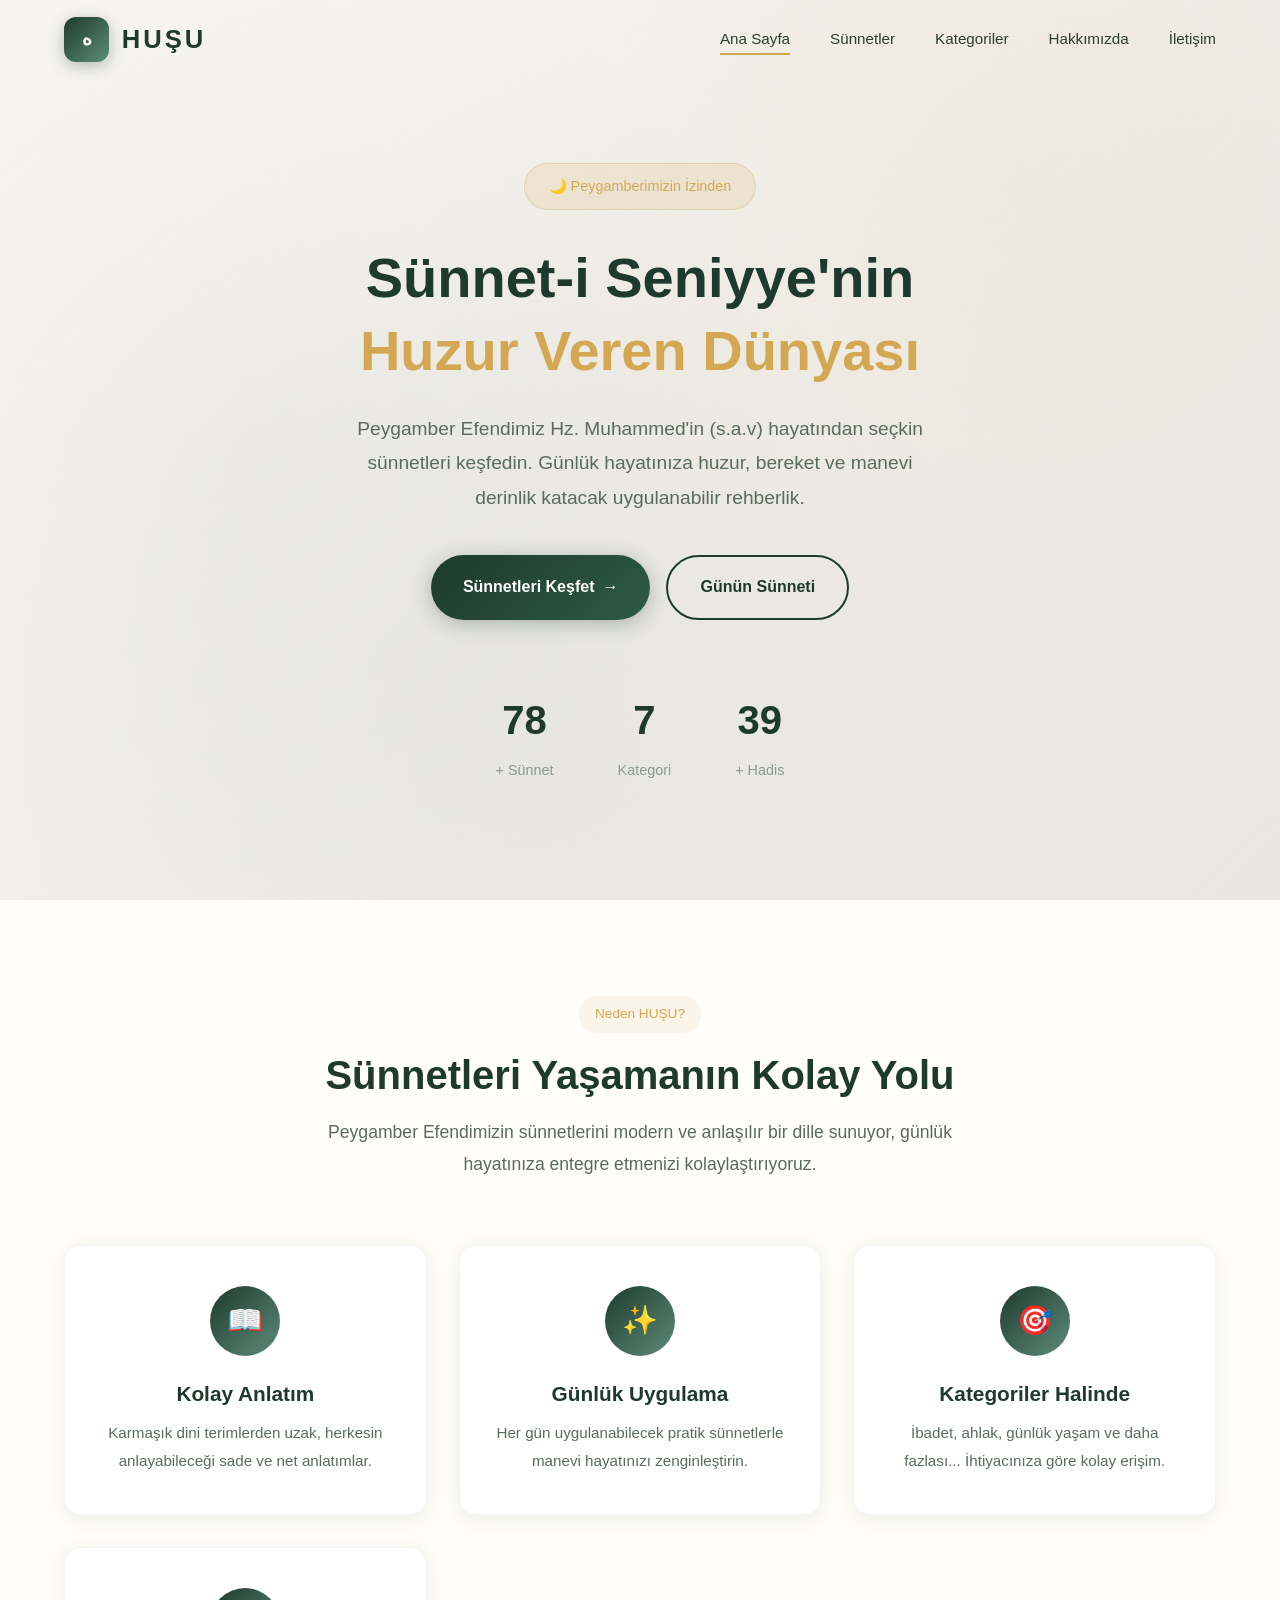
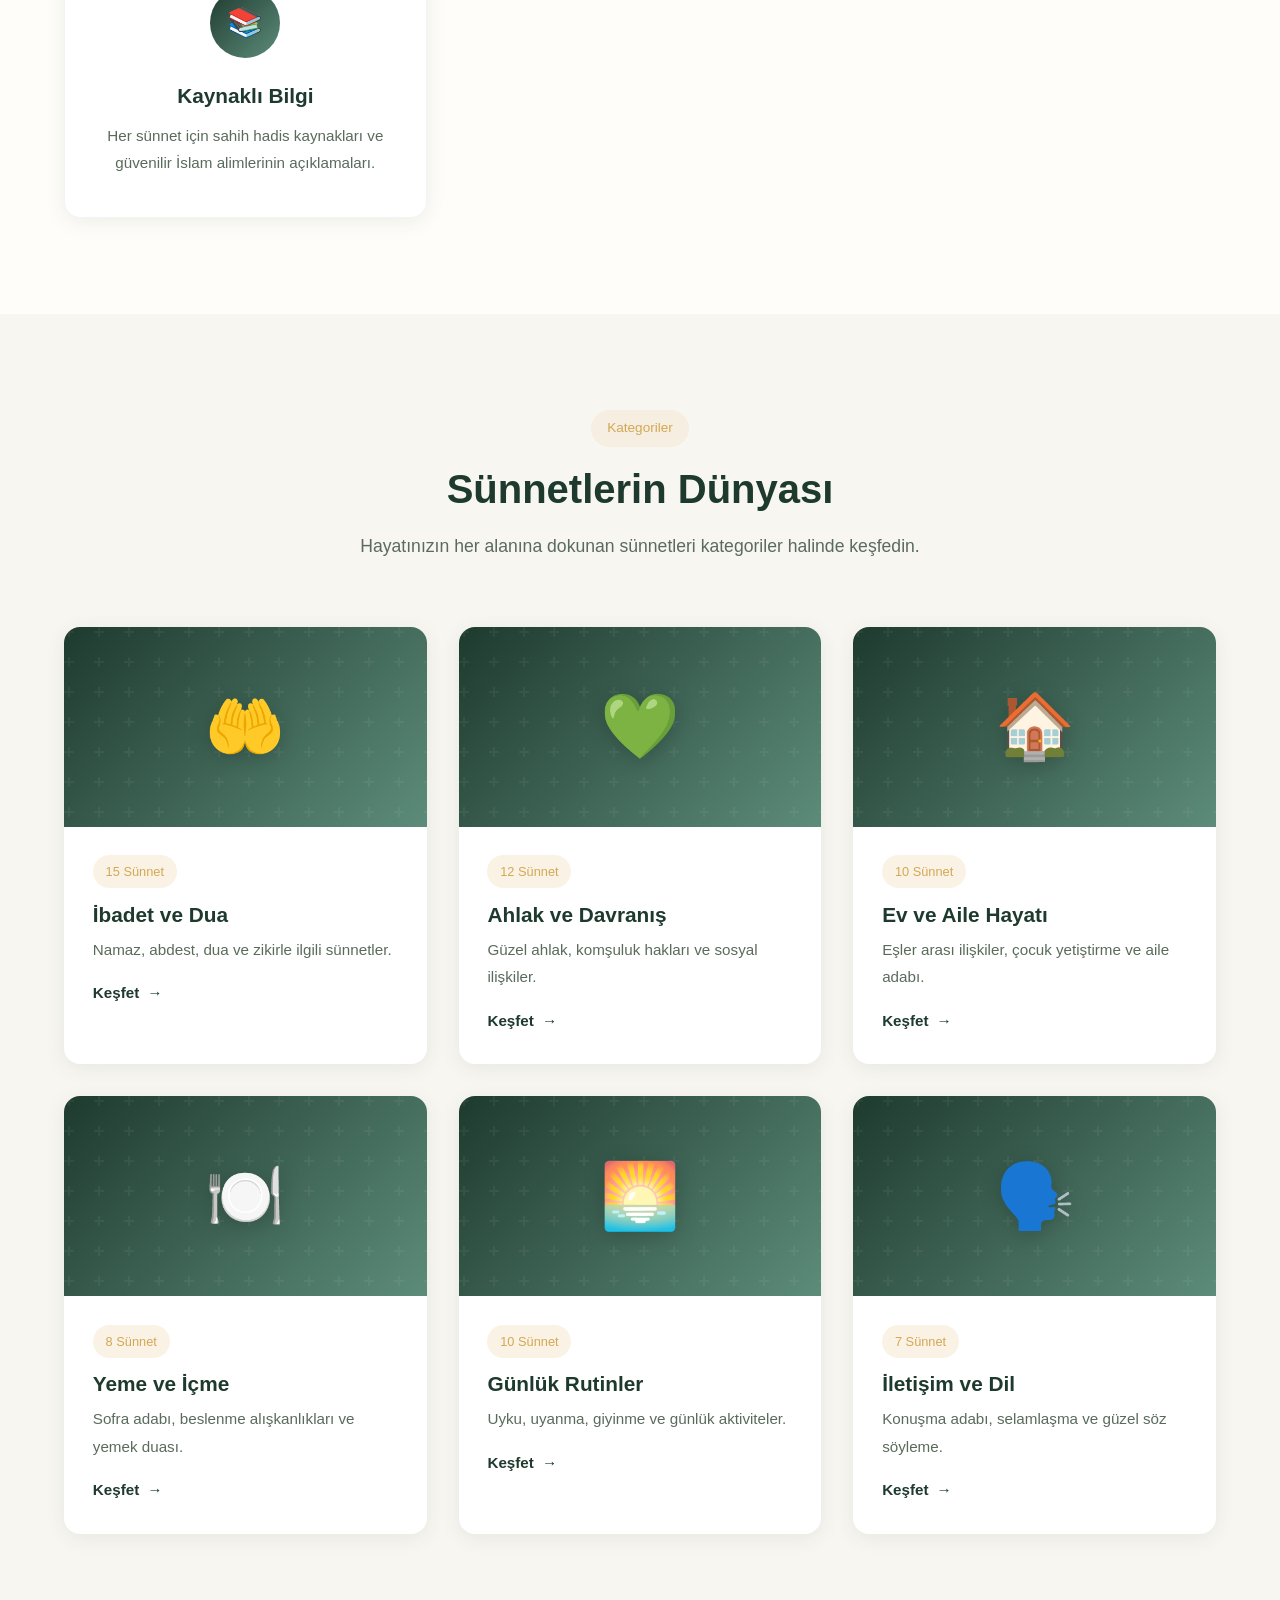
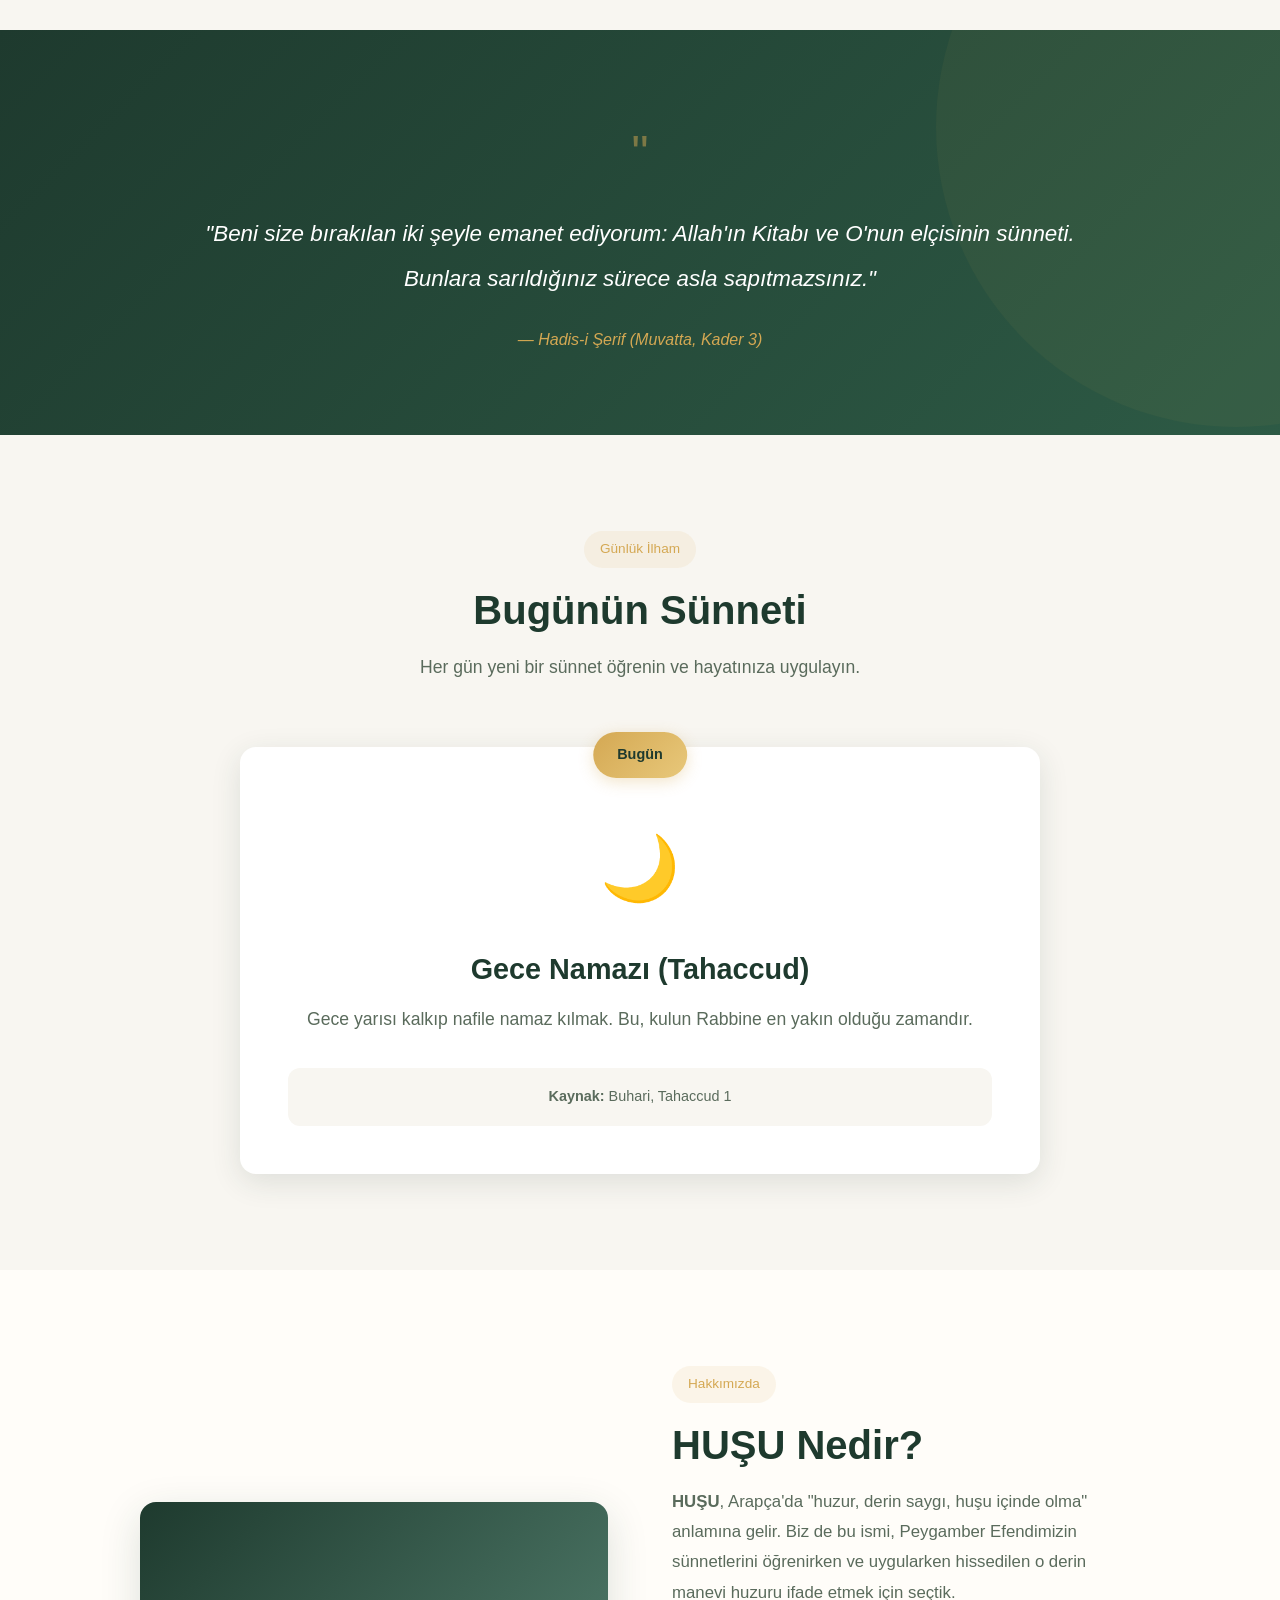
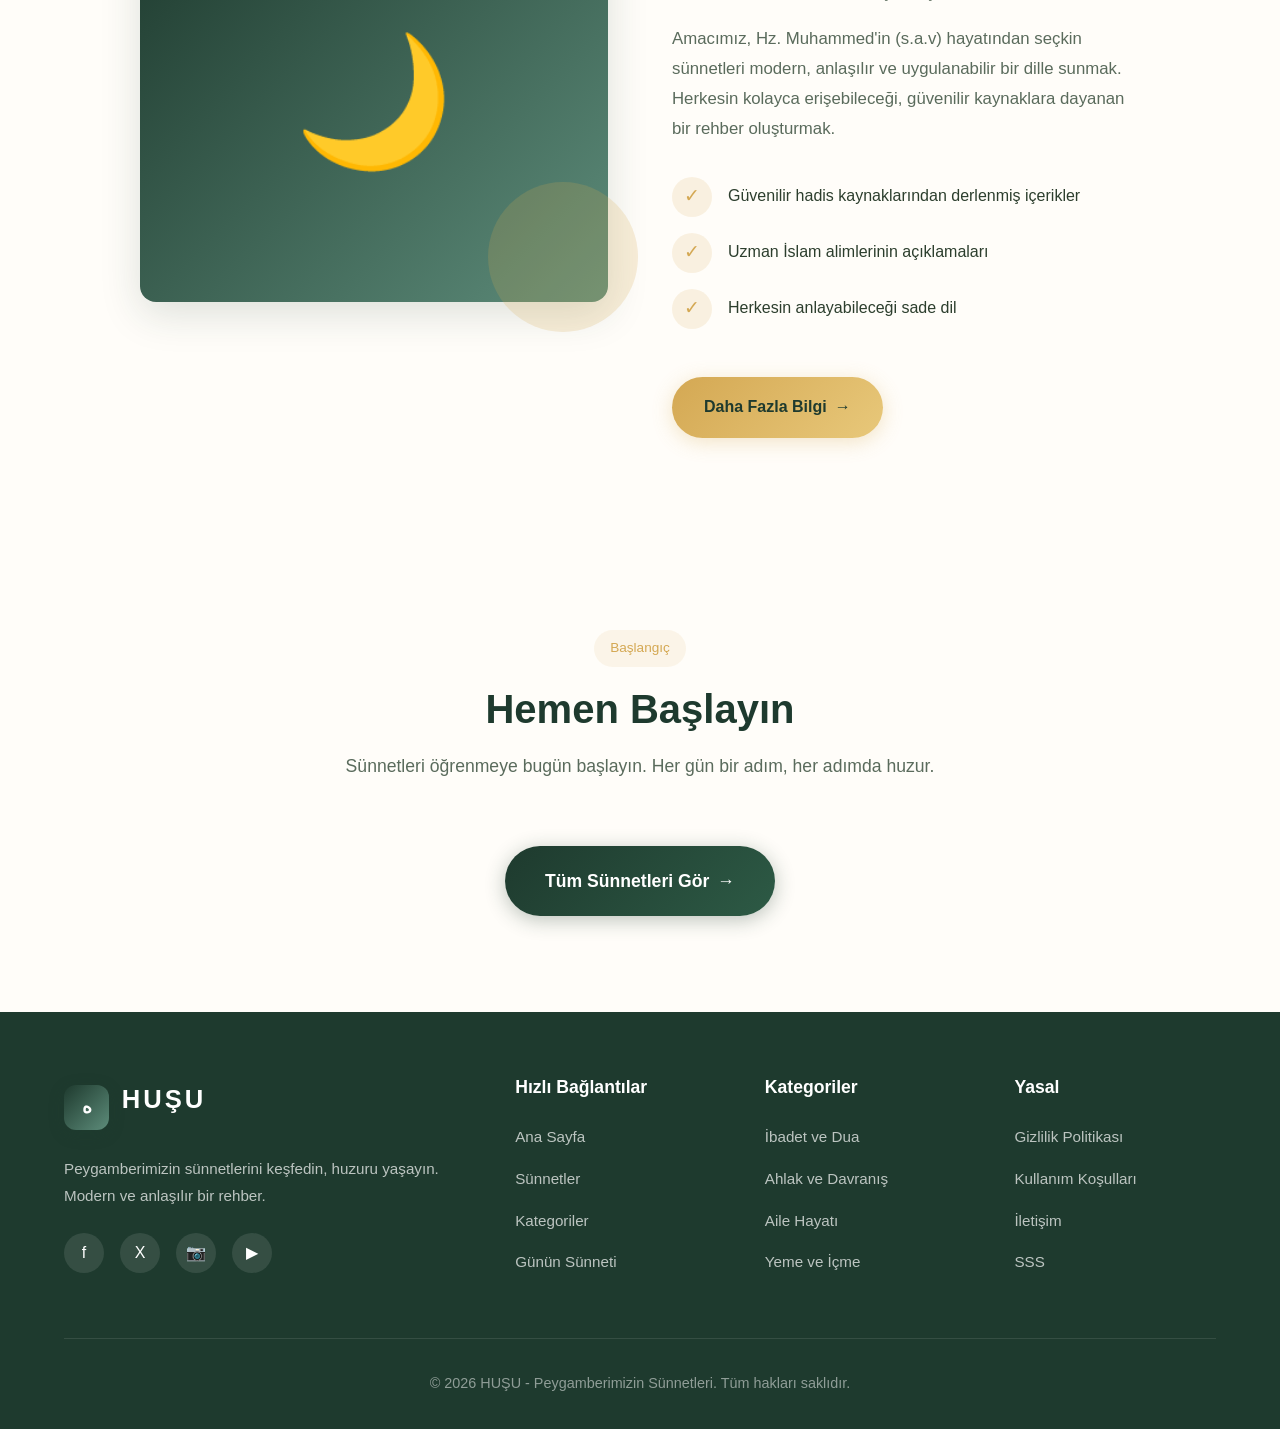
<file: index.html>
<!DOCTYPE html>
<html lang="tr">
<head>
    <meta charset="UTF-8">
    <meta name="viewport" content="width=device-width, initial-scale=1.0">
    <meta http-equiv="X-UA-Compatible" content="IE=edge">
    
    <!-- SEO Meta Tags -->
    <title>HUŞU | Peygamberimizin Sünnetleri - Huzur Verici İslami Rehber</title>
    <meta name="description" content="Peygamber Efendimiz Hz. Muhammed'in (s.a.v) sünnetlerini keşfedin. Günlük hayatta uygulanabilecek sünnetler, hadisler ve İslami rehberlik için HUŞU.">
    <meta name="keywords" content="sünnet, peygamberimizin sünnetleri, Hz Muhammed, İslam, hadis, sünnet-i seniyye, dini bilgiler, İslami rehber">
    <meta name="author" content="HUŞU">
    <meta name="robots" content="index, follow">
    
    <!-- Open Graph / Facebook -->
    <meta property="og:type" content="website">
    <meta property="og:url" content="https://husu.com.tr/">
    <meta property="og:title" content="HUŞU | Peygamberimizin Sünnetleri">
    <meta property="og:description" content="Peygamber Efendimizin sünnetlerini keşfedin. Huzur verici, anlaşılır ve uygulanabilir İslami rehber.">
    <meta property="og:image" content="https://husu.com.tr/img/og-image.jpg">
    
    <!-- Twitter -->
    <meta property="twitter:card" content="summary_large_image">
    <meta property="twitter:url" content="https://husu.com.tr/">
    <meta property="twitter:title" content="HUŞU | Peygamberimizin Sünnetleri">
    <meta property="twitter:description" content="Peygamber Efendimizin sünnetlerini keşfedin. Huzur verici, anlaşılır ve uygulanabilir İslami rehber.">
    <meta property="twitter:image" content="https://husu.com.tr/img/twitter-image.jpg">
    
    <!-- Favicon -->
    <link rel="icon" href="data:image/svg+xml,%3Csvg xmlns='http://www.w3.org/2000/svg' viewBox='0 0 100 100'%3E%3Ctext y='.9em' font-size='90'%3E🌙%3C/text%3E%3C/svg%3E">

    <!-- Canonical URL -->
    <link rel="canonical" href="https://husu.com.tr/">
    
    <!-- Styles -->
    <link rel="stylesheet" href="css/style.css">
    
    <!-- Preconnect for Performance -->
    <link rel="preconnect" href="https://fonts.googleapis.com">
    
    <!-- Structured Data -->
    <script type="application/ld+json">
    {
        "@context": "https://schema.org",
        "@type": "WebSite",
        "name": "HUŞU - Peygamberimizin Sünnetleri",
        "url": "https://husu.com.tr",
        "description": "Peygamber Efendimiz Hz. Muhammed'in (s.a.v) sünnetlerini keşfedin. Günlük hayatta uygulanabilecek sünnetler ve İslami rehberlik.",
        "potentialAction": {
            "@type": "SearchAction",
            "target": "https://husu.com.tr/ara?q={search_term_string}",
            "query-input": "required name=search_term_string"
        }
    }
    </script>
</head>
<body>
    <!-- Loading Screen -->
    <div class="loader">
        <div class="loader-logo">HUŞU</div>
        <div class="loader-subtitle">HUZUR | SÜNNET | UMUT</div>
        <div class="loader-spinner"></div>
    </div>

    <!-- Navigation -->
    <nav class="navbar" role="navigation" aria-label="Ana menü">
        <a href="index.html" class="logo" aria-label="HUŞU Ana Sayfa">
            <div class="logo-icon">ه</div>
            <span class="logo-text">HUŞU</span>
        </a>
        
        <ul class="nav-links">
            <li><a href="index.html" class="active">Ana Sayfa</a></li>
            <li><a href="sunnetler.html">Sünnetler</a></li>
            <li><a href="kategoriler.html">Kategoriler</a></li>
            <li><a href="hakkimizda.html">Hakkımızda</a></li>
            <li><a href="iletisim.html">İletişim</a></li>
        </ul>
        
        <div class="mobile-menu-btn" role="button" aria-label="Menüyü Aç/Kapat" tabindex="0">
            <span></span>
            <span></span>
            <span></span>
        </div>
    </nav>

    <!-- Hero Section -->
    <header class="hero" role="banner">
        <div class="hero-bg-pattern" aria-hidden="true"></div>
        
        <div class="hero-content">
            <span class="hero-badge">🌙 Peygamberimizin İzinden</span>
            
            <h1 class="hero-title">
                <span>Sünnet-i Seniyye'nin</span>
                <span class="highlight">Huzur Veren Dünyası</span>
            </h1>
            
            <p class="hero-description">
                Peygamber Efendimiz Hz. Muhammed'in (s.a.v) hayatından seçkin sünnetleri keşfedin. 
                Günlük hayatınıza huzur, bereket ve manevi derinlik katacak uygulanabilir rehberlik.
            </p>
            
            <div class="hero-buttons">
                <a href="sunnetler.html" class="btn btn-primary">
                    <span>Sünnetleri Keşfet</span>
                    <span>→</span>
                </a>
                <a href="#gunluk-sunnet" class="btn btn-secondary">
                    <span>Günün Sünneti</span>
                </a>
            </div>
            
            <div class="hero-stats">
                <div class="stat-item">
                    <span class="stat-number" data-target="100">0</span>
                    <span class="stat-label">+ Sünnet</span>
                </div>
                <div class="stat-item">
                    <span class="stat-number" data-target="10">0</span>
                    <span class="stat-label">Kategori</span>
                </div>
                <div class="stat-item">
                    <span class="stat-number" data-target="50">0</span>
                    <span class="stat-label">+ Hadis</span>
                </div>
            </div>
        </div>
    </header>

    <!-- Features Section -->
    <section class="features" aria-labelledby="features-title">
        <div class="section-header reveal">
            <span class="section-tag">Neden HUŞU?</span>
            <h2 id="features-title" class="section-title">Sünnetleri Yaşamanın Kolay Yolu</h2>
            <p class="section-description">
                Peygamber Efendimizin sünnetlerini modern ve anlaşılır bir dille sunuyor, 
                günlük hayatınıza entegre etmenizi kolaylaştırıyoruz.
            </p>
        </div>
        
        <div class="features-grid">
            <article class="feature-card reveal stagger-1">
                <div class="feature-icon" aria-hidden="true">📖</div>
                <h3 class="feature-title">Kolay Anlatım</h3>
                <p class="feature-description">
                    Karmaşık dini terimlerden uzak, herkesin anlayabileceği sade ve net anlatımlar.
                </p>
            </article>
            
            <article class="feature-card reveal stagger-2">
                <div class="feature-icon" aria-hidden="true">✨</div>
                <h3 class="feature-title">Günlük Uygulama</h3>
                <p class="feature-description">
                    Her gün uygulanabilecek pratik sünnetlerle manevi hayatınızı zenginleştirin.
                </p>
            </article>
            
            <article class="feature-card reveal stagger-3">
                <div class="feature-icon" aria-hidden="true">🎯</div>
                <h3 class="feature-title">Kategoriler Halinde</h3>
                <p class="feature-description">
                    İbadet, ahlak, günlük yaşam ve daha fazlası... İhtiyacınıza göre kolay erişim.
                </p>
            </article>
            
            <article class="feature-card reveal stagger-4">
                <div class="feature-icon" aria-hidden="true">📚</div>
                <h3 class="feature-title">Kaynaklı Bilgi</h3>
                <p class="feature-description">
                    Her sünnet için sahih hadis kaynakları ve güvenilir İslam alimlerinin açıklamaları.
                </p>
            </article>
        </div>
    </section>

    <!-- Categories Section -->
    <section class="categories" aria-labelledby="categories-title">
        <div class="section-header reveal">
            <span class="section-tag">Kategoriler</span>
            <h2 id="categories-title" class="section-title">Sünnetlerin Dünyası</h2>
            <p class="section-description">
                Hayatınızın her alanına dokunan sünnetleri kategoriler halinde keşfedin.
            </p>
        </div>
        
        <div class="categories-grid">
            <article class="category-card reveal stagger-1">
                <div class="category-image">
                    <span class="category-icon">🤲</span>
                </div>
                <div class="category-content">
                    <span class="category-count">15 Sünnet</span>
                    <h3 class="category-title">İbadet ve Dua</h3>
                    <p class="category-description">
                        Namaz, abdest, dua ve zikirle ilgili sünnetler.
                    </p>
                    <a href="kategori-ibadet.html" class="category-link">
                        <span>Keşfet</span>
                        <span>→</span>
                    </a>
                </div>
            </article>
            
            <article class="category-card reveal stagger-2">
                <div class="category-image">
                    <span class="category-icon">💚</span>
                </div>
                <div class="category-content">
                    <span class="category-count">12 Sünnet</span>
                    <h3 class="category-title">Ahlak ve Davranış</h3>
                    <p class="category-description">
                        Güzel ahlak, komşuluk hakları ve sosyal ilişkiler.
                    </p>
                    <a href="kategori-ahlak.html" class="category-link">
                        <span>Keşfet</span>
                        <span>→</span>
                    </a>
                </div>
            </article>
            
            <article class="category-card reveal stagger-3">
                <div class="category-image">
                    <span class="category-icon">🏠</span>
                </div>
                <div class="category-content">
                    <span class="category-count">10 Sünnet</span>
                    <h3 class="category-title">Ev ve Aile Hayatı</h3>
                    <p class="category-description">
                        Eşler arası ilişkiler, çocuk yetiştirme ve aile adabı.
                    </p>
                    <a href="kategori-aile.html" class="category-link">
                        <span>Keşfet</span>
                        <span>→</span>
                    </a>
                </div>
            </article>
            
            <article class="category-card reveal stagger-4">
                <div class="category-image">
                    <span class="category-icon">🍽️</span>
                </div>
                <div class="category-content">
                    <span class="category-count">8 Sünnet</span>
                    <h3 class="category-title">Yeme ve İçme</h3>
                    <p class="category-description">
                        Sofra adabı, beslenme alışkanlıkları ve yemek duası.
                    </p>
                    <a href="kategori-yemek.html" class="category-link">
                        <span>Keşfet</span>
                        <span>→</span>
                    </a>
                </div>
            </article>
            
            <article class="category-card reveal stagger-5">
                <div class="category-image">
                    <span class="category-icon">🌅</span>
                </div>
                <div class="category-content">
                    <span class="category-count">10 Sünnet</span>
                    <h3 class="category-title">Günlük Rutinler</h3>
                    <p class="category-description">
                        Uyku, uyanma, giyinme ve günlük aktiviteler.
                    </p>
                    <a href="kategori-gunluk.html" class="category-link">
                        <span>Keşfet</span>
                        <span>→</span>
                    </a>
                </div>
            </article>
            
            <article class="category-card reveal stagger-6">
                <div class="category-image">
                    <span class="category-icon">🗣️</span>
                </div>
                <div class="category-content">
                    <span class="category-count">7 Sünnet</span>
                    <h3 class="category-title">İletişim ve Dil</h3>
                    <p class="category-description">
                        Konuşma adabı, selamlaşma ve güzel söz söyleme.
                    </p>
                    <a href="kategori-iletisim.html" class="category-link">
                        <span>Keşfet</span>
                        <span>→</span>
                    </a>
                </div>
            </article>
        </div>
    </section>

    <!-- Hadith Section -->
    <section class="hadith-section" aria-labelledby="hadith-title">
        <div class="hadith-container">
            <div class="hadith-quote" aria-hidden="true">"</div>
            <blockquote>
                <p class="hadith-text">
                    "Beni size bırakılan iki şeyle emanet ediyorum: Allah'ın Kitabı ve 
                    O'nun elçisinin sünneti. Bunlara sarıldığınız sürece asla sapıtmazsınız."
                </p>
                <footer class="hadith-source">
                    <cite>— Hadis-i Şerif (Muvatta, Kader 3)</cite>
                </footer>
            </blockquote>
        </div>
    </section>

    <!-- Daily Sunnet Section -->
    <section id="gunluk-sunnet" class="daily-sunnet" aria-labelledby="daily-title">
        <div class="section-header reveal">
            <span class="section-tag">Günlük İlham</span>
            <h2 id="daily-title" class="section-title">Bugünün Sünneti</h2>
            <p class="section-description">
                Her gün yeni bir sünnet öğrenin ve hayatınıza uygulayın.
            </p>
        </div>
        
        <article class="daily-card reveal">
            <span class="daily-badge">Bugün</span>
            <div class="daily-icon">🤲</div>
            <h3 class="daily-title">Tahiyyatü'l-Mescid</h3>
            <p class="daily-description">
                Mescide girildiğinde, oturmadan önce iki rekat namaz kılmak. 
                Peygamber Efendimiz (s.a.v) bu sünneti yerine getirmeyi çok önemsedi.
            </p>
            <div class="daily-source">
                <strong>Kaynak:</strong> Buhari, Mevakît Kelâm-ı 25
            </div>
        </article>
    </section>

    <!-- About Section -->
    <section class="about-section" aria-labelledby="about-title">
        <div class="about-content">
            <div class="about-image reveal-left">
                <div class="about-image-main" role="img" aria-label="HUŞU Logo">
                    🌙
                </div>
                <div class="about-image-decoration" aria-hidden="true"></div>
            </div>
            
            <div class="about-text reveal-right">
                <span class="section-tag">Hakkımızda</span>
                <h2 id="about-title" class="section-title">HUŞU Nedir?</h2>
                <p>
                    <strong>HUŞU</strong>, Arapça'da "huzur, derin saygı, huşu içinde olma" 
                    anlamına gelir. Biz de bu ismi, Peygamber Efendimizin sünnetlerini 
                    öğrenirken ve uygularken hissedilen o derin manevi huzuru ifade etmek için seçtik.
                </p>
                <p>
                    Amacımız, Hz. Muhammed'in (s.a.v) hayatından seçkin sünnetleri modern, 
                    anlaşılır ve uygulanabilir bir dille sunmak. Herkesin kolayca erişebileceği, 
                    güvenilir kaynaklara dayanan bir rehber oluşturmak.
                </p>
                
                <div class="about-features">
                    <div class="about-feature">
                        <span class="about-feature-icon">✓</span>
                        <span>Güvenilir hadis kaynaklarından derlenmiş içerikler</span>
                    </div>
                    <div class="about-feature">
                        <span class="about-feature-icon">✓</span>
                        <span>Uzman İslam alimlerinin açıklamaları</span>
                    </div>
                    <div class="about-feature">
                        <span class="about-feature-icon">✓</span>
                        <span>Herkesin anlayabileceği sade dil</span>
                    </div>
                </div>
                
                <a href="hakkimizda.html" class="btn btn-gold mt-2">
                    <span>Daha Fazla Bilgi</span>
                    <span>→</span>
                </a>
            </div>
        </div>
    </section>

    <!-- CTA Section -->
    <section class="categories" style="background: var(--bg-alt);">
        <div class="section-header reveal">
            <span class="section-tag">Başlangıç</span>
            <h2 class="section-title">Hemen Başlayın</h2>
            <p class="section-description">
                Sünnetleri öğrenmeye bugün başlayın. Her gün bir adım, her adımda huzur.
            </p>
        </div>
        
        <div style="text-align: center;">
            <a href="sunnetler.html" class="btn btn-primary" style="font-size: 1.1rem; padding: 1.2rem 2.5rem;">
                <span>Tüm Sünnetleri Gör</span>
                <span>→</span>
            </a>
        </div>
    </section>

    <!-- Footer -->
    <footer class="footer" role="contentinfo">
        <div class="footer-content">
            <div class="footer-brand">
                <div class="logo" style="margin-bottom: 1rem;">
                    <div class="logo-icon">ه</div>
                    <span class="logo-text">HUŞU</span>
                </div>
                <p>
                    Peygamberimizin sünnetlerini keşfedin, huzuru yaşayın. 
                    Modern ve anlaşılır bir rehber.
                </p>
                <div class="footer-social">
                    <a href="#" aria-label="Facebook"><span>f</span></a>
                    <a href="#" aria-label="Twitter"><span>X</span></a>
                    <a href="#" aria-label="Instagram"><span>📷</span></a>
                    <a href="#" aria-label="YouTube"><span>▶</span></a>
                </div>
            </div>
            
            <div class="footer-column">
                <h4 class="footer-title">Hızlı Bağlantılar</h4>
                <ul class="footer-links">
                    <li><a href="index.html">Ana Sayfa</a></li>
                    <li><a href="sunnetler.html">Sünnetler</a></li>
                    <li><a href="kategoriler.html">Kategoriler</a></li>
                    <li><a href="gunluk-sunnet.html">Günün Sünneti</a></li>
                </ul>
            </div>
            
            <div class="footer-column">
                <h4 class="footer-title">Kategoriler</h4>
                <ul class="footer-links">
                    <li><a href="kategori-ibadet.html">İbadet ve Dua</a></li>
                    <li><a href="kategori-ahlak.html">Ahlak ve Davranış</a></li>
                    <li><a href="kategori-aile.html">Aile Hayatı</a></li>
                    <li><a href="kategori-yemek.html">Yeme ve İçme</a></li>
                </ul>
            </div>
            
            <div class="footer-column">
                <h4 class="footer-title">Yasal</h4>
                <ul class="footer-links">
                    <li><a href="gizlilik.html">Gizlilik Politikası</a></li>
                    <li><a href="kullanim-kosullari.html">Kullanım Koşulları</a></li>
                    <li><a href="iletisim.html">İletişim</a></li>
                    <li><a href="sss.html">SSS</a></li>
                </ul>
            </div>
        </div>
        
        <div class="footer-bottom">
            <p>&copy; 2026 HUŞU - Peygamberimizin Sünnetleri. Tüm hakları saklıdır.</p>
        </div>
    </footer>

    <!-- Back to Top Button -->
    <button class="back-to-top" aria-label="Yukarı çık">
        <span>↑</span>
    </button>

    <!-- Scripts -->
    <script src="js/main.js"></script>
</body>
</html>
</file>
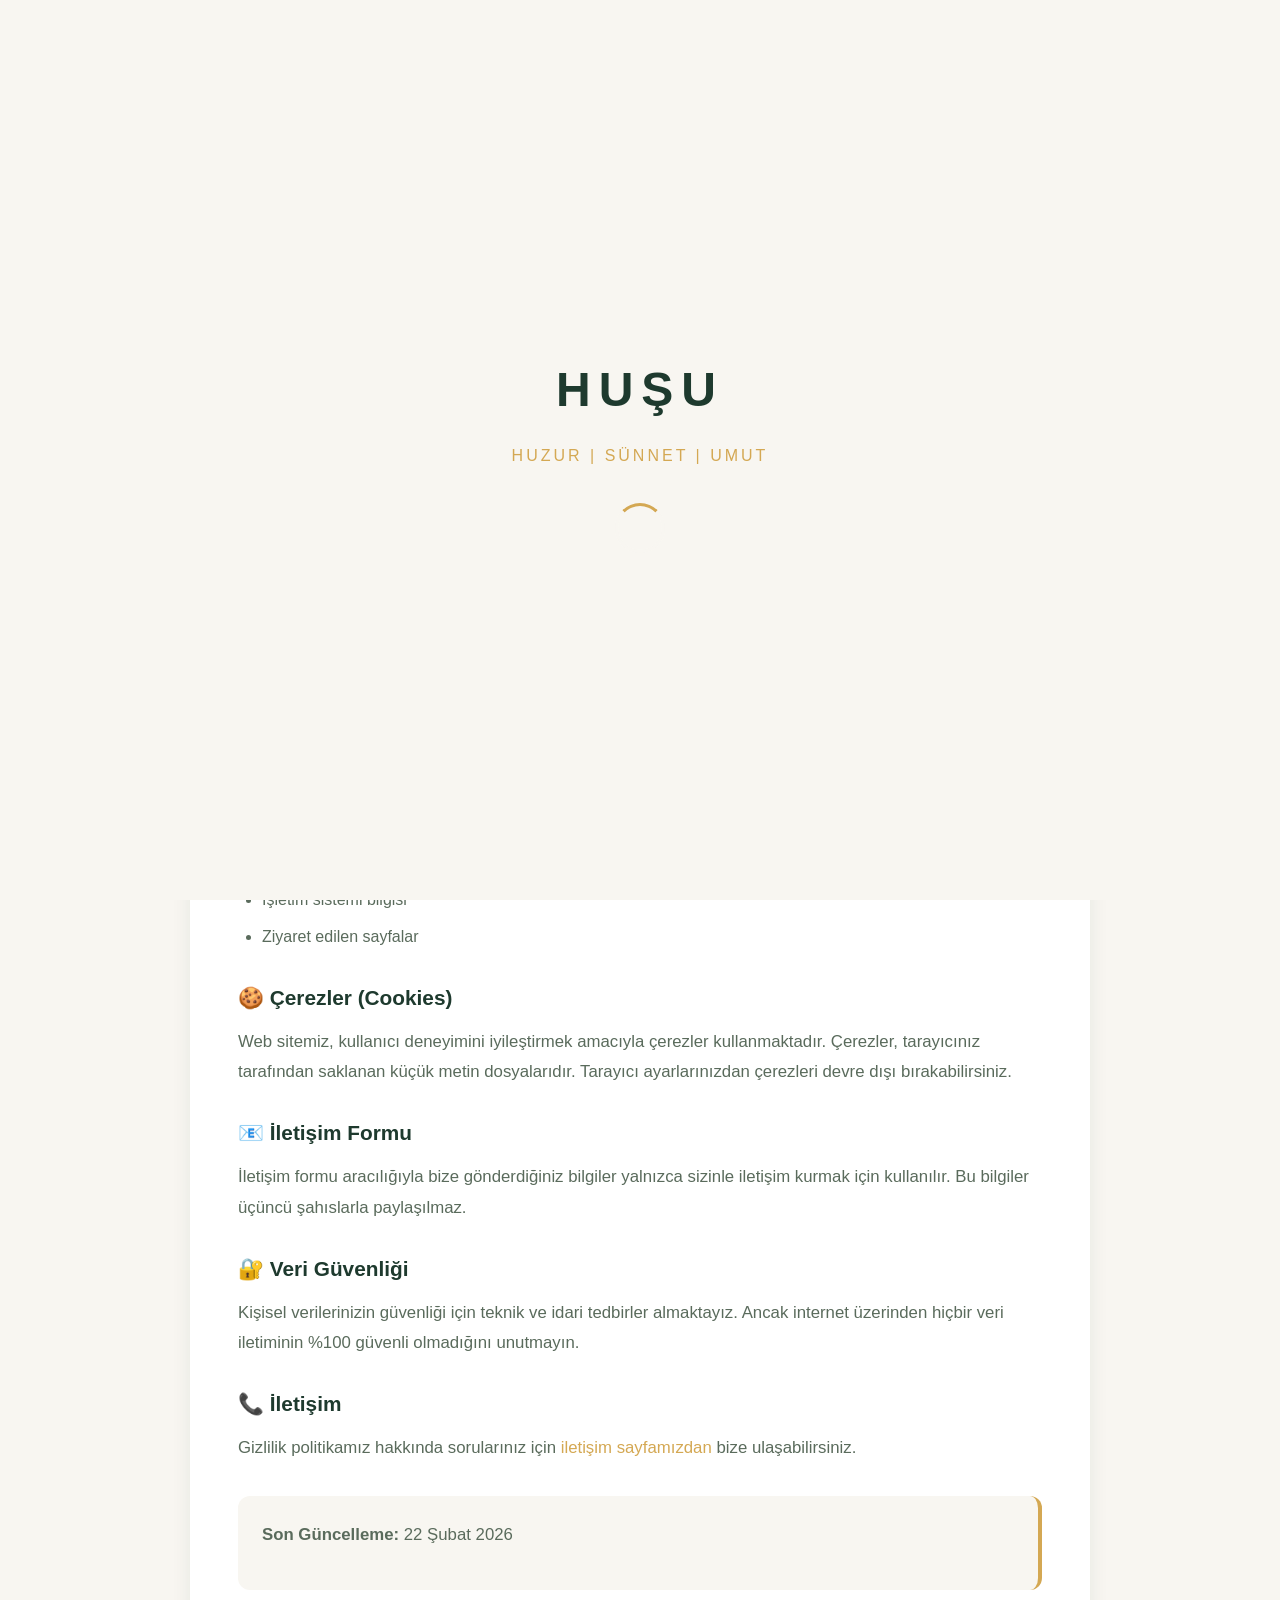
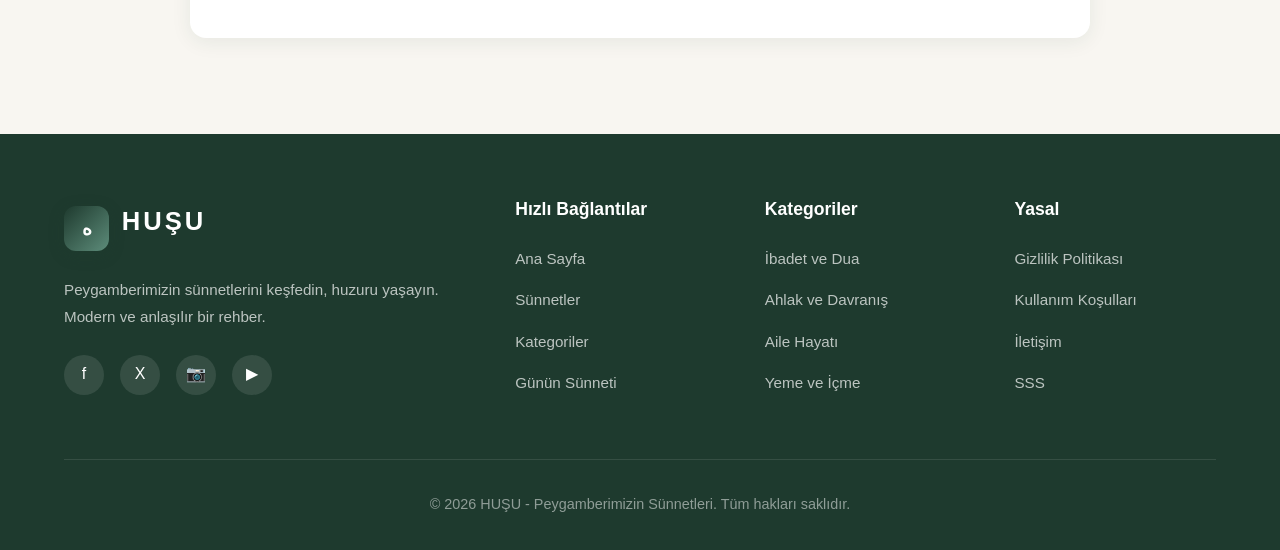
<file: gizlilik.html>
<!DOCTYPE html>
<html lang="tr">
<head>
    <meta charset="UTF-8">
    <meta name="viewport" content="width=device-width, initial-scale=1.0">
    <title>Gizlilik Politikası | HUŞU</title>
    <meta name="description" content="HUŞU gizlilik politikası. Kişisel verilerinizin korunması ve kullanımı hakkında bilgi.">
    <link rel="stylesheet" href="css/style.css">
    <link rel="icon" href="data:image/svg+xml,%3Csvg xmlns='http://www.w3.org/2000/svg' viewBox='0 0 100 100'%3E%3Ctext y='.9em' font-size='90'%3E🌙%3C/text%3E%3C/svg%3E">
</head>
<body>
    <div class="loader">
        <div class="loader-logo">HUŞU</div>
        <div class="loader-subtitle">HUZUR | SÜNNET | UMUT</div>
        <div class="loader-spinner"></div>
    </div>

    <nav class="navbar">
        <a href="index.html" class="logo">
            <div class="logo-icon">ه</div>
            <span class="logo-text">HUŞU</span>
        </a>
        <ul class="nav-links">
            <li><a href="index.html">Ana Sayfa</a></li>
            <li><a href="sunnetler.html">Sünnetler</a></li>
            <li><a href="kategoriler.html">Kategoriler</a></li>
            <li><a href="hakkimizda.html">Hakkımızda</a></li>
            <li><a href="iletisim.html">İletişim</a></li>
        </ul>
        <div class="mobile-menu-btn"><span></span><span></span><span></span></div>
    </nav>

    <header class="page-header">
        <h1>Gizlilik Politikası</h1>
        <p>Kişisel verilerinizin korunması</p>
        <nav class="breadcrumb">
            <a href="index.html">Ana Sayfa</a>
            <span class="breadcrumb-separator">/</span>
            <span class="breadcrumb-current">Gizlilik</span>
        </nav>
    </header>

    <section class="features" style="background: var(--bg-color);">
        <div class="detail-section reveal">
            <div class="detail-content">
                <h3>🔒 Gizliliğiniz Bizim İçin Önemli</h3>
                <p>
                    HUŞU olarak, kullanıcılarımızın gizliliğine büyük önem veriyoruz. Bu gizlilik politikası, 
                    web sitemizi kullanırken hangi bilgilerin toplandığını ve bu bilgilerin nasıl kullanıldığını açıklar.
                </p>

                <h3>📊 Toplanan Bilgiler</h3>
                <p>Web sitemiz şu bilgileri toplayabilir:</p>
                <ul style="padding-left: 1.5rem; margin: 1rem 0;">
                    <li>Ziyaret tarihi ve saati</li>
                    <li>Tarayıcı türü ve versiyonu</li>
                    <li>İşletim sistemi bilgisi</li>
                    <li>Ziyaret edilen sayfalar</li>
                </ul>

                <h3>🍪 Çerezler (Cookies)</h3>
                <p>
                    Web sitemiz, kullanıcı deneyimini iyileştirmek amacıyla çerezler kullanmaktadır. 
                    Çerezler, tarayıcınız tarafından saklanan küçük metin dosyalarıdır. 
                    Tarayıcı ayarlarınızdan çerezleri devre dışı bırakabilirsiniz.
                </p>

                <h3>📧 İletişim Formu</h3>
                <p>
                    İletişim formu aracılığıyla bize gönderdiğiniz bilgiler yalnızca sizinle iletişim kurmak için kullanılır. 
                    Bu bilgiler üçüncü şahıslarla paylaşılmaz.
                </p>

                <h3>🔐 Veri Güvenliği</h3>
                <p>
                    Kişisel verilerinizin güvenliği için teknik ve idari tedbirler almaktayız. 
                    Ancak internet üzerinden hiçbir veri iletiminin %100 güvenli olmadığını unutmayın.
                </p>

                <h3>📞 İletişim</h3>
                <p>
                    Gizlilik politikamız hakkında sorularınız için <a href="iletisim.html" style="color: var(--secondary-color);">iletişim sayfamızdan</a> bize ulaşabilirsiniz.
                </p>

                <div class="detail-source">
                    <p><strong>Son Güncelleme:</strong> 22 Şubat 2026</p>
                </div>
            </div>
        </div>
    </section>

      <!-- Footer -->
    <footer class="footer" role="contentinfo">
        <div class="footer-content">
            <div class="footer-brand">
                <div class="logo" style="margin-bottom: 1rem;">
                    <div class="logo-icon">ه</div>
                    <span class="logo-text">HUŞU</span>
                </div>
                <p>
                    Peygamberimizin sünnetlerini keşfedin, huzuru yaşayın. 
                    Modern ve anlaşılır bir rehber.
                </p>
                <div class="footer-social">
                    <a href="#" aria-label="Facebook"><span>f</span></a>
                    <a href="#" aria-label="Twitter"><span>X</span></a>
                    <a href="#" aria-label="Instagram"><span>📷</span></a>
                    <a href="#" aria-label="YouTube"><span>▶</span></a>
                </div>
            </div>
            
            <div class="footer-column">
                <h4 class="footer-title">Hızlı Bağlantılar</h4>
                <ul class="footer-links">
                    <li><a href="index.html">Ana Sayfa</a></li>
                    <li><a href="sunnetler.html">Sünnetler</a></li>
                    <li><a href="kategoriler.html">Kategoriler</a></li>
                    <li><a href="gunluk-sunnet.html">Günün Sünneti</a></li>
                </ul>
            </div>
            
            <div class="footer-column">
                <h4 class="footer-title">Kategoriler</h4>
                <ul class="footer-links">
                    <li><a href="kategori-ibadet.html">İbadet ve Dua</a></li>
                    <li><a href="kategori-ahlak.html">Ahlak ve Davranış</a></li>
                    <li><a href="kategori-aile.html">Aile Hayatı</a></li>
                    <li><a href="kategori-yemek.html">Yeme ve İçme</a></li>
                </ul>
            </div>
            
            <div class="footer-column">
                <h4 class="footer-title">Yasal</h4>
                <ul class="footer-links">
                    <li><a href="gizlilik.html">Gizlilik Politikası</a></li>
                    <li><a href="kullanim-kosullari.html">Kullanım Koşulları</a></li>
                    <li><a href="iletisim.html">İletişim</a></li>
                    <li><a href="sss.html">SSS</a></li>
                </ul>
            </div>
        </div>
        
        <div class="footer-bottom">
            <p>&copy; 2026 HUŞU - Peygamberimizin Sünnetleri. Tüm hakları saklıdır.</p>
        </div>
    </footer>

    <button class="back-to-top">↑</button>
    <script src="js/main.js"></script>
</body>
</html>
</file>
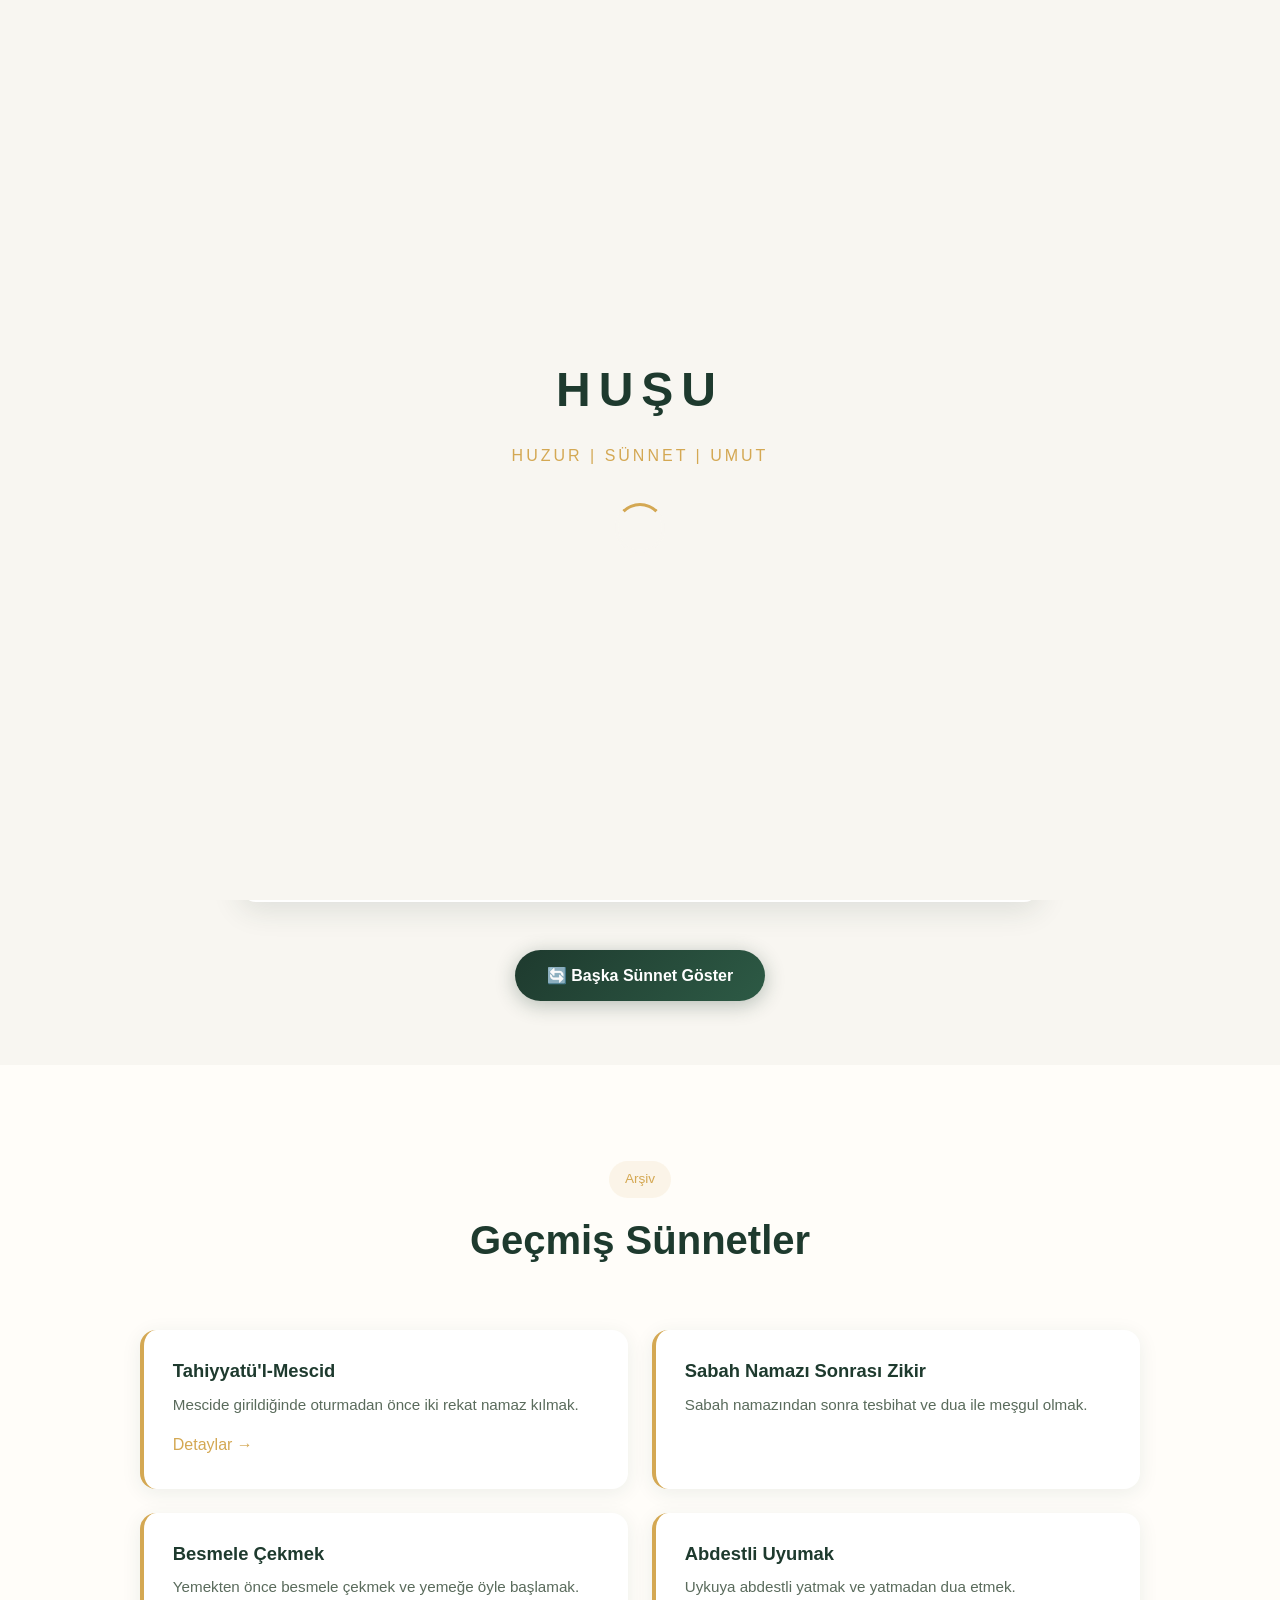
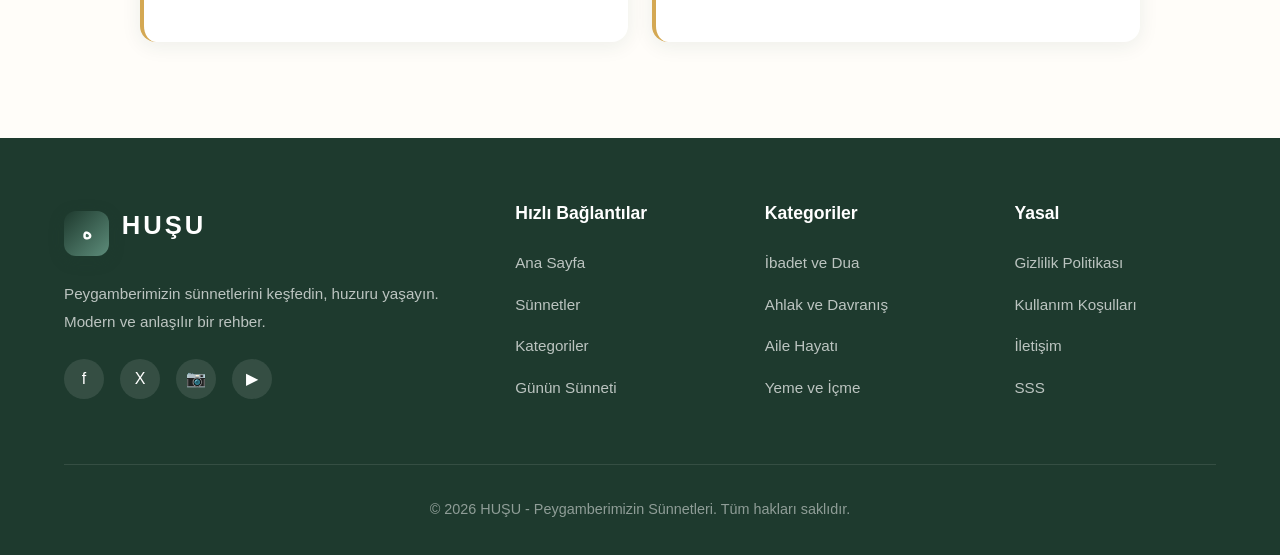
<file: gunluk-sunnet.html>
<!DOCTYPE html>
<html lang="tr">
<head>
    <meta charset="UTF-8">
    <meta name="viewport" content="width=device-width, initial-scale=1.0">
    <title>Günün Sünneti | HUŞU - Her Gün Yeni Bir Sünnet</title>
    <meta name="description" content="Her gün yeni bir sünnet öğrenin. Bugünün sünneti ve açıklaması. Peygamberimizin hayatından günlük ilham.">
    <link rel="stylesheet" href="css/style.css">
    <link rel="icon" href="data:image/svg+xml,%3Csvg xmlns='http://www.w3.org/2000/svg' viewBox='0 0 100 100'%3E%3Ctext y='.9em' font-size='90'%3E🌙%3C/text%3E%3C/svg%3E">
</head>
<body>
    <div class="loader">
        <div class="loader-logo">HUŞU</div>
        <div class="loader-subtitle">HUZUR | SÜNNET | UMUT</div>
        <div class="loader-spinner"></div>
    </div>

    <nav class="navbar">
        <a href="index.html" class="logo">
            <div class="logo-icon">ه</div>
            <span class="logo-text">HUŞU</span>
        </a>
        <ul class="nav-links">
            <li><a href="index.html">Ana Sayfa</a></li>
            <li><a href="sunnetler.html">Sünnetler</a></li>
            <li><a href="kategoriler.html">Kategoriler</a></li>
            <li><a href="hakkimizda.html">Hakkımızda</a></li>
            <li><a href="iletisim.html">İletişim</a></li>
        </ul>
        <div class="mobile-menu-btn"><span></span><span></span><span></span></div>
    </nav>

    <header class="page-header">
        <h1>Günün Sünneti</h1>
        <p>Her gün yeni bir sünnet öğrenin ve hayatınıza uygulayın</p>
        <nav class="breadcrumb">
            <a href="index.html">Ana Sayfa</a>
            <span class="breadcrumb-separator">/</span>
            <span class="breadcrumb-current">Günün Sünneti</span>
        </nav>
    </header>

    <section class="daily-sunnet" style="padding: 4rem 5%;">
        <div class="daily-card reveal" style="max-width: 800px;">
            <span class="daily-badge" id="tarih">Bugün</span>
            <div class="daily-icon" id="gununIcon">🤲</div>
            <h3 class="daily-title" id="gununBaslik">Günün Sünneti</h3>
            <p class="daily-description" id="gununAciklama">
                Günlük sünnet yükleniyor...
            </p>
            <div class="daily-source" id="gununKaynak">
                <strong>Kaynak:</strong> Yükleniyor...
            </div>
        </div>

        <div style="text-align: center; margin-top: 3rem;">
            <button onclick="yeniSunnet()" class="btn btn-primary">
                <span>🔄 Başka Sünnet Göster</span>
            </button>
        </div>
    </section>

    <section class="features" style="background: var(--bg-alt);">
        <div class="section-header reveal">
            <span class="section-tag">Arşiv</span>
            <h2 class="section-title">Geçmiş Sünnetler</h2>
        </div>
        
        <div class="sunnetler-grid" style="max-width: 1000px;">
            <article class="sunnet-card reveal">
                <div class="sunnet-content">
                    <h3>Tahiyyatü'l-Mescid</h3>
                    <p>Mescide girildiğinde oturmadan önce iki rekat namaz kılmak.</p>
                    <a href="detay/tahiyyat-mescid.html" style="color: var(--secondary-color);">Detaylar →</a>
                </div>
            </article>

            <article class="sunnet-card reveal stagger-1">
                <div class="sunnet-content">
                    <h3>Sabah Namazı Sonrası Zikir</h3>
                    <p>Sabah namazından sonra tesbihat ve dua ile meşgul olmak.</p>
                </div>
            </article>

            <article class="sunnet-card reveal stagger-2">
                <div class="sunnet-content">
                    <h3>Besmele Çekmek</h3>
                    <p>Yemekten önce besmele çekmek ve yemeğe öyle başlamak.</p>
                </div>
            </article>

            <article class="sunnet-card reveal stagger-3">
                <div class="sunnet-content">
                    <h3>Abdestli Uyumak</h3>
                    <p>Uykuya abdestli yatmak ve yatmadan dua etmek.</p>
                </div>
            </article>
        </div>
    </section>

     <!-- Footer -->
    <footer class="footer" role="contentinfo">
        <div class="footer-content">
            <div class="footer-brand">
                <div class="logo" style="margin-bottom: 1rem;">
                    <div class="logo-icon">ه</div>
                    <span class="logo-text">HUŞU</span>
                </div>
                <p>
                    Peygamberimizin sünnetlerini keşfedin, huzuru yaşayın. 
                    Modern ve anlaşılır bir rehber.
                </p>
                <div class="footer-social">
                    <a href="#" aria-label="Facebook"><span>f</span></a>
                    <a href="#" aria-label="Twitter"><span>X</span></a>
                    <a href="#" aria-label="Instagram"><span>📷</span></a>
                    <a href="#" aria-label="YouTube"><span>▶</span></a>
                </div>
            </div>
            
            <div class="footer-column">
                <h4 class="footer-title">Hızlı Bağlantılar</h4>
                <ul class="footer-links">
                    <li><a href="index.html">Ana Sayfa</a></li>
                    <li><a href="sunnetler.html">Sünnetler</a></li>
                    <li><a href="kategoriler.html">Kategoriler</a></li>
                    <li><a href="gunluk-sunnet.html">Günün Sünneti</a></li>
                </ul>
            </div>
            
            <div class="footer-column">
                <h4 class="footer-title">Kategoriler</h4>
                <ul class="footer-links">
                    <li><a href="kategori-ibadet.html">İbadet ve Dua</a></li>
                    <li><a href="kategori-ahlak.html">Ahlak ve Davranış</a></li>
                    <li><a href="kategori-aile.html">Aile Hayatı</a></li>
                    <li><a href="kategori-yemek.html">Yeme ve İçme</a></li>
                </ul>
            </div>
            
            <div class="footer-column">
                <h4 class="footer-title">Yasal</h4>
                <ul class="footer-links">
                    <li><a href="gizlilik.html">Gizlilik Politikası</a></li>
                    <li><a href="kullanim-kosullari.html">Kullanım Koşulları</a></li>
                    <li><a href="iletisim.html">İletişim</a></li>
                    <li><a href="sss.html">SSS</a></li>
                </ul>
            </div>
        </div>
        
        <div class="footer-bottom">
            <p>&copy; 2026 HUŞU - Peygamberimizin Sünnetleri. Tüm hakları saklıdır.</p>
        </div>
    </footer>

    <button class="back-to-top">↑</button>
    <script src="js/main.js"></script>
    <script>
        const sunnetler = [
            {
                icon: '🤲',
                title: 'Tahiyyatü\'l-Mescid',
                description: 'Mescide girildiğinde, oturmadan önce iki rekat namaz kılmak. Peygamber Efendimiz (s.a.v) bu sünneti yerine getirmeyi çok önemsedi.',
                source: 'Buhari, Mevakît Kelâm-ı 25'
            },
            {
                icon: '🌅',
                title: 'Sabah Namazından Sonra Zikir',
                description: 'Sabah namazından sonra "Âyet-el-Kürsi" okumak ve tesbih çekmek. Bu, gün boyu koruma ve bereket sağlar.',
                source: 'Müslim, Zikir 24'
            },
            {
                icon: '🍽️',
                title: 'Yemekten Önce Besmele Çekmek',
                description: 'Yemeğe başlamadan önce "Bismillah" demek. Bu, bereketin artmasına ve şeytanın yemekten uzak durmasına sebep olur.',
                source: 'Tirmizi, Edeb 39'
            },
            {
                icon: '🛏️',
                title: 'Yatmadan Önce Abdest',
                description: 'Uyumadan önce abdest almak ve dua etmek. Peygamber Efendimiz (s.a.v) her gece abdestli yatardı.',
                source: 'Buhari, Vudu 68'
            },
            {
                icon: '👋',
                title: 'Selam Vermek',
                description: 'Karşılaşılan kişilere güler yüzle selam vermek. "Müminler arasında en mükemmel sizden, selam vereninizdir."',
                source: 'Ebû Davud, Edeb 144'
            },
            {
                icon: '🌙',
                title: 'Gece Namazı (Tahaccud)',
                description: 'Gece yarısı kalkıp nafile namaz kılmak. Bu, kulun Rabbine en yakın olduğu zamandır.',
                source: 'Buhari, Tahaccud 1'
            },
            {
                icon: '📿',
                title: 'Sübhanallah, Elhamdülillah, Allahu Ekber',
                description: 'Günde 100 defa tesbih, tahmid ve tekbir söylemek. Bu, Amel defterindeki eksiklikleri tamamlar.',
                source: 'Müslim, Zikir 21'
            }
        ];

        function gosterSunnet(index) {
            const sunnet = sunnetler[index];
            document.getElementById('gununIcon').textContent = sunnet.icon;
            document.getElementById('gununBaslik').textContent = sunnet.title;
            document.getElementById('gununAciklama').textContent = sunnet.description;
            document.getElementById('gununKaynak').innerHTML = '<strong>Kaynak:</strong> ' + sunnet.source;
        }

        function yeniSunnet() {
            const rastgele = Math.floor(Math.random() * sunnetler.length);
            gosterSunnet(rastgele);
        }

        // Sayfa yüklenince bugünün tarihini göster
        const tarih = new Date().toLocaleDateString('tr-TR', { 
            weekday: 'long', 
            year: 'numeric', 
            month: 'long', 
            day: 'numeric' 
        });
        document.getElementById('tarih').textContent = tarih;

        // Bugünün sünnetini göster (günün indeksine göre)
        const gun = new Date().getDay();
        gosterSunnet(gun % sunnetler.length);
    </script>
</body>
</html>
</file>
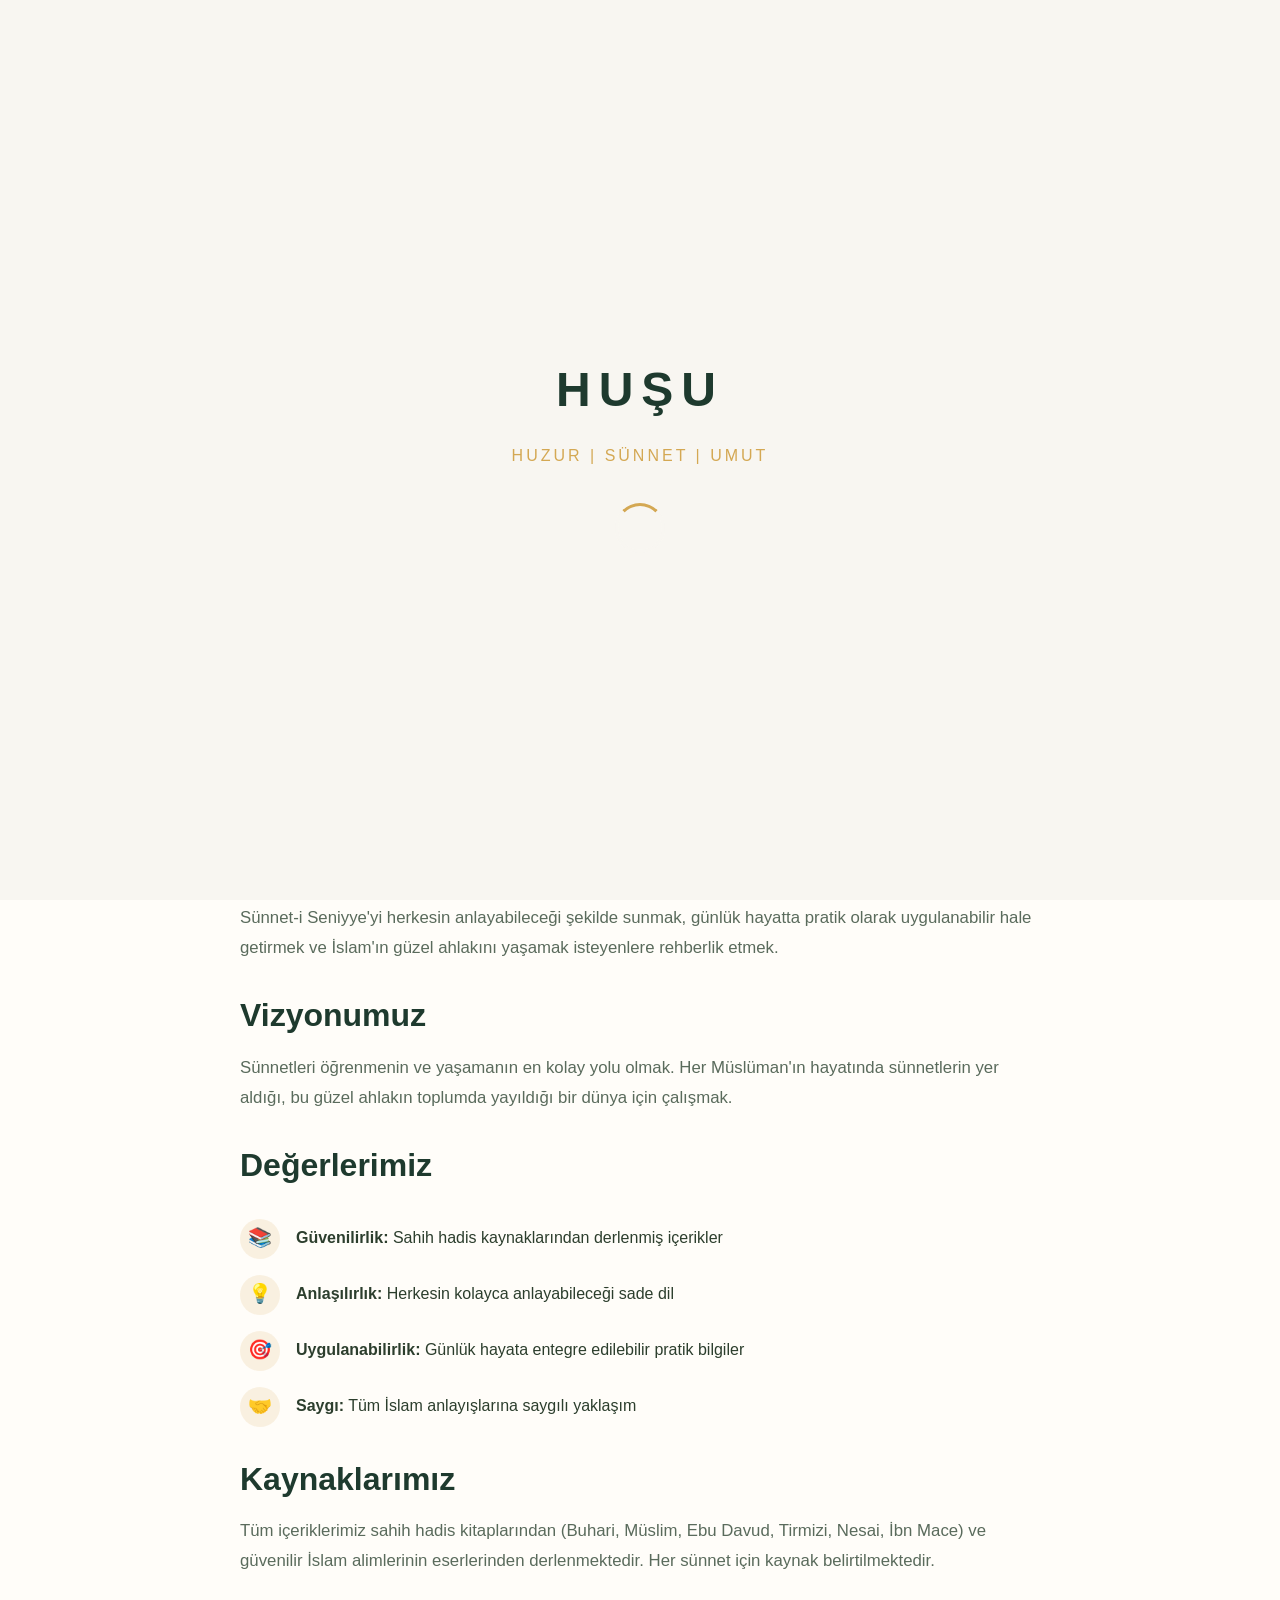
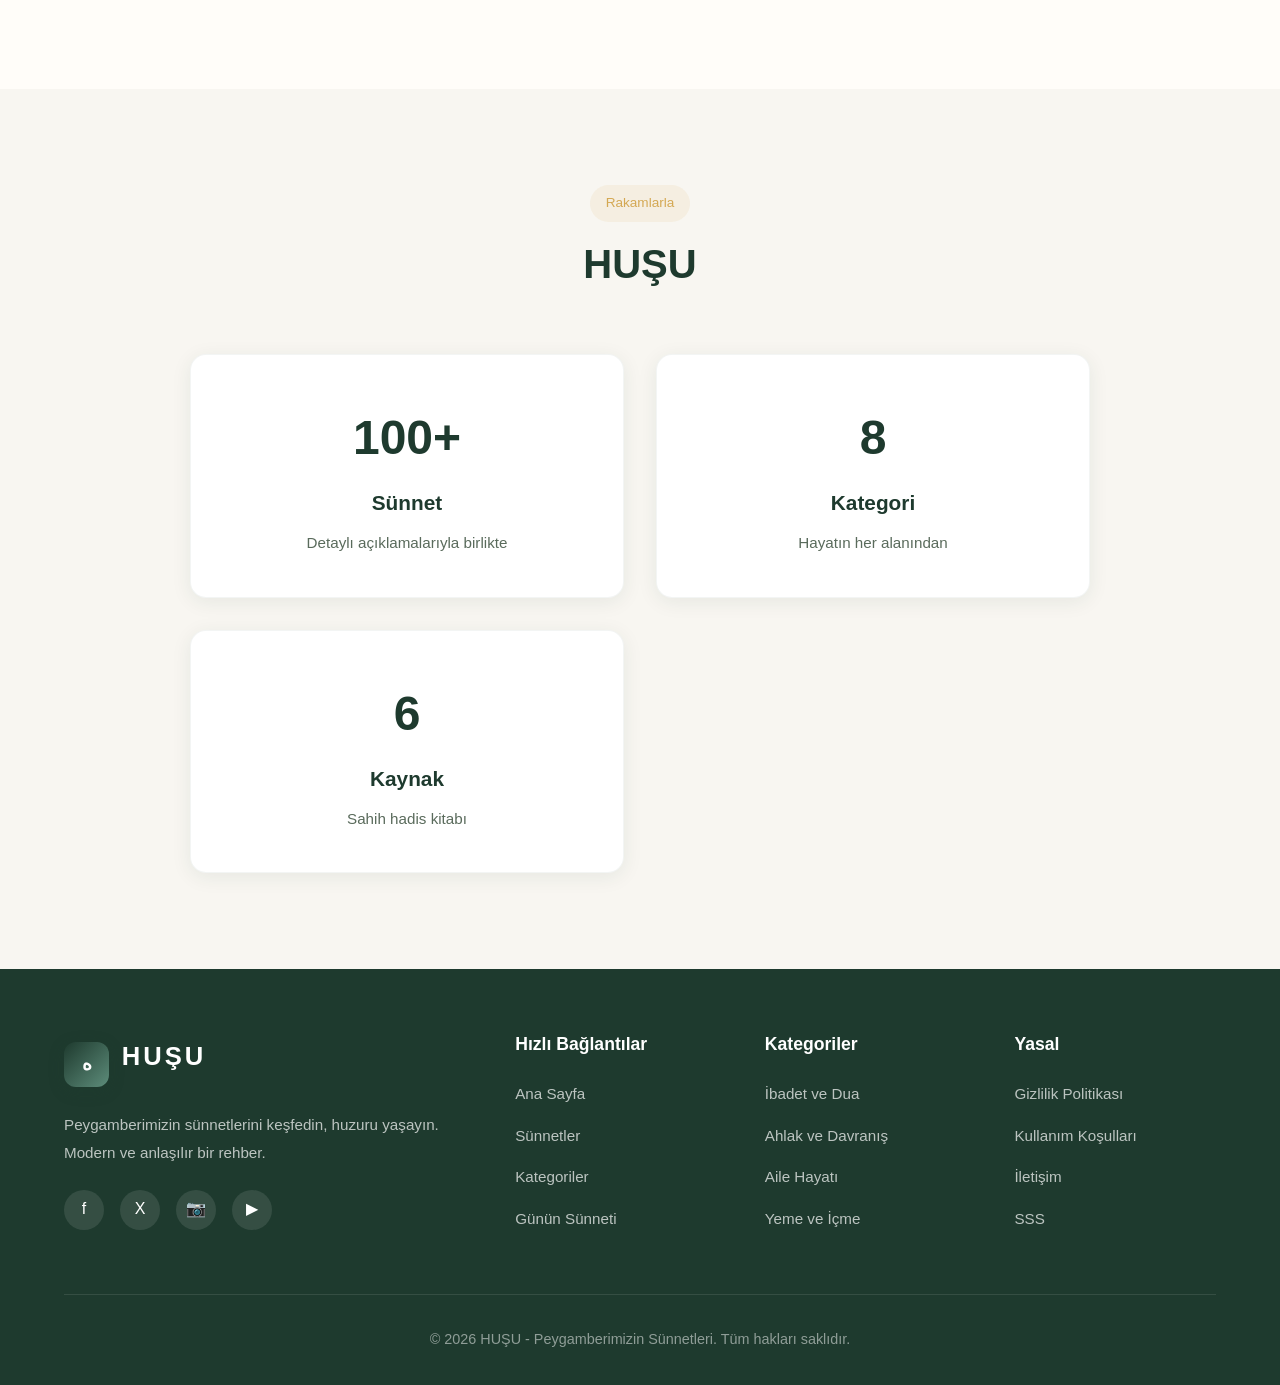
<file: hakkimizda.html>
<!DOCTYPE html>
<html lang="tr">
<head>
    <meta charset="UTF-8">
    <meta name="viewport" content="width=device-width, initial-scale=1.0">
    <title>Hakkımızda | HUŞU - Peygamberimizin Sünnetleri</title>
    <meta name="description" content="HUŞU nedir? Peygamberimizin sünnetlerini modern ve anlaşılır bir dille sunma misyonu. Hakkımızda bilgi edinin.">
    <link rel="stylesheet" href="css/style.css">
    <link rel="icon" href="data:image/svg+xml,%3Csvg xmlns='http://www.w3.org/2000/svg' viewBox='0 0 100 100'%3E%3Ctext y='.9em' font-size='90'%3E🌙%3C/text%3E%3C/svg%3E">
</head>
<body>
    <!-- Loading Screen -->
    <div class="loader">
        <div class="loader-logo">HUŞU</div>
        <div class="loader-subtitle">HUZUR | SÜNNET | UMUT</div>
        <div class="loader-spinner"></div>
    </div>

    <!-- Navigation -->
    <nav class="navbar">
        <a href="index.html" class="logo">
            <div class="logo-icon">ه</div>
            <span class="logo-text">HUŞU</span>
        </a>
        <ul class="nav-links">
            <li><a href="index.html">Ana Sayfa</a></li>
            <li><a href="sunnetler.html">Sünnetler</a></li>
            <li><a href="kategoriler.html">Kategoriler</a></li>
            <li><a href="hakkimizda.html" class="active">Hakkımızda</a></li>
            <li><a href="iletisim.html">İletişim</a></li>
        </ul>
        <div class="mobile-menu-btn">
            <span></span><span></span><span></span>
        </div>
    </nav>

    <!-- Page Header -->
    <header class="page-header">
        <h1>Hakkımızda</h1>
        <p>HUŞU'nun hikayesi ve misyonu</p>
        <nav class="breadcrumb">
            <a href="index.html">Ana Sayfa</a>
            <span class="breadcrumb-separator">/</span>
            <span class="breadcrumb-current">Hakkımızda</span>
        </nav>
    </header>

    <!-- About Content -->
    <section class="about-section">
        <div class="about-content" style="grid-template-columns: 1fr; max-width: 800px;">
            <div class="about-text reveal">
                <span class="section-tag">Biz Kimiz?</span>
                <h2 class="section-title">HUŞU Hakkında</h2>
                
                <p style="font-size: 1.2rem; color: var(--text-dark); margin-bottom: 1.5rem;">
                    <strong>HUŞU</strong>, Arapça kökenli bir kelime olup "derin saygı, içten huşu, manevi huzur" anlamlarına gelir.
                </p>
                
                <p>
                    Biz, Peygamber Efendimiz Hz. Muhammed'in (sallallahu aleyhi ve sellem) hayatından seçkin sünnetleri 
                    modern, anlaşılır ve uygulanabilir bir dille sunmayı amaçlayan bir platformuz. Amacımız, 
                    herkesin kolayca erişebileceği, güvenilir kaynaklara dayanan bir rehber oluşturmaktır.
                </p>
                
                <h3 style="margin-top: 2rem; margin-bottom: 1rem; color: var(--primary-color);">Misyonumuz</h3>
                <p>
                    Sünnet-i Seniyye'yi herkesin anlayabileceği şekilde sunmak, günlük hayatta pratik olarak 
                    uygulanabilir hale getirmek ve İslam'ın güzel ahlakını yaşamak isteyenlere rehberlik etmek.
                </p>
                
                <h3 style="margin-top: 2rem; margin-bottom: 1rem; color: var(--primary-color);">Vizyonumuz</h3>
                <p>
                    Sünnetleri öğrenmenin ve yaşamanın en kolay yolu olmak. Her Müslüman'ın hayatında sünnetlerin 
                    yer aldığı, bu güzel ahlakın toplumda yayıldığı bir dünya için çalışmak.
                </p>
                
                <h3 style="margin-top: 2rem; margin-bottom: 1rem; color: var(--primary-color);">Değerlerimiz</h3>
                <div class="about-features">
                    <div class="about-feature">
                        <span class="about-feature-icon">📚</span>
                        <span><strong>Güvenilirlik:</strong> Sahih hadis kaynaklarından derlenmiş içerikler</span>
                    </div>
                    <div class="about-feature">
                        <span class="about-feature-icon">💡</span>
                        <span><strong>Anlaşılırlık:</strong> Herkesin kolayca anlayabileceği sade dil</span>
                    </div>
                    <div class="about-feature">
                        <span class="about-feature-icon">🎯</span>
                        <span><strong>Uygulanabilirlik:</strong> Günlük hayata entegre edilebilir pratik bilgiler</span>
                    </div>
                    <div class="about-feature">
                        <span class="about-feature-icon">🤝</span>
                        <span><strong>Saygı:</strong> Tüm İslam anlayışlarına saygılı yaklaşım</span>
                    </div>
                </div>
                
                <h3 style="margin-top: 2rem; margin-bottom: 1rem; color: var(--primary-color);">Kaynaklarımız</h3>
                <p>
                    Tüm içeriklerimiz sahih hadis kitaplarından (Buhari, Müslim, Ebu Davud, Tirmizi, Nesai, İbn Mace) 
                    ve güvenilir İslam alimlerinin eserlerinden derlenmektedir. Her sünnet için kaynak belirtilmektedir.
                </p>
            </div>
        </div>
    </section>

    <!-- Stats Section -->
    <section class="features" style="background: var(--bg-color);">
        <div class="section-header reveal">
            <span class="section-tag">Rakamlarla</span>
            <h2 class="section-title">HUŞU</h2>
        </div>
        
        <div class="features-grid" style="max-width: 900px;">
            <div class="feature-card reveal stagger-1" style="text-align: center;">
                <div class="stat-number" style="font-size: 3rem; color: var(--primary-color); margin-bottom: 0.5rem;">100+</div>
                <h3 class="feature-title">Sünnet</h3>
                <p class="feature-description">Detaylı açıklamalarıyla birlikte</p>
            </div>
            
            <div class="feature-card reveal stagger-2" style="text-align: center;">
                <div class="stat-number" style="font-size: 3rem; color: var(--primary-color); margin-bottom: 0.5rem;">8</div>
                <h3 class="feature-title">Kategori</h3>
                <p class="feature-description">Hayatın her alanından</p>
            </div>
            
            <div class="feature-card reveal stagger-3" style="text-align: center;">
                <div class="stat-number" style="font-size: 3rem; color: var(--primary-color); margin-bottom: 0.5rem;">6</div>
                <h3 class="feature-title">Kaynak</h3>
                <p class="feature-description">Sahih hadis kitabı</p>
            </div>
        </div>
    </section>

     <!-- Footer -->
    <footer class="footer" role="contentinfo">
        <div class="footer-content">
            <div class="footer-brand">
                <div class="logo" style="margin-bottom: 1rem;">
                    <div class="logo-icon">ه</div>
                    <span class="logo-text">HUŞU</span>
                </div>
                <p>
                    Peygamberimizin sünnetlerini keşfedin, huzuru yaşayın. 
                    Modern ve anlaşılır bir rehber.
                </p>
                <div class="footer-social">
                    <a href="#" aria-label="Facebook"><span>f</span></a>
                    <a href="#" aria-label="Twitter"><span>X</span></a>
                    <a href="#" aria-label="Instagram"><span>📷</span></a>
                    <a href="#" aria-label="YouTube"><span>▶</span></a>
                </div>
            </div>
            
            <div class="footer-column">
                <h4 class="footer-title">Hızlı Bağlantılar</h4>
                <ul class="footer-links">
                    <li><a href="index.html">Ana Sayfa</a></li>
                    <li><a href="sunnetler.html">Sünnetler</a></li>
                    <li><a href="kategoriler.html">Kategoriler</a></li>
                    <li><a href="gunluk-sunnet.html">Günün Sünneti</a></li>
                </ul>
            </div>
            
            <div class="footer-column">
                <h4 class="footer-title">Kategoriler</h4>
                <ul class="footer-links">
                    <li><a href="kategori-ibadet.html">İbadet ve Dua</a></li>
                    <li><a href="kategori-ahlak.html">Ahlak ve Davranış</a></li>
                    <li><a href="kategori-aile.html">Aile Hayatı</a></li>
                    <li><a href="kategori-yemek.html">Yeme ve İçme</a></li>
                </ul>
            </div>
            
            <div class="footer-column">
                <h4 class="footer-title">Yasal</h4>
                <ul class="footer-links">
                    <li><a href="gizlilik.html">Gizlilik Politikası</a></li>
                    <li><a href="kullanim-kosullari.html">Kullanım Koşulları</a></li>
                    <li><a href="iletisim.html">İletişim</a></li>
                    <li><a href="sss.html">SSS</a></li>
                </ul>
            </div>
        </div>
        
        <div class="footer-bottom">
            <p>&copy; 2026 HUŞU - Peygamberimizin Sünnetleri. Tüm hakları saklıdır.</p>
        </div>
    </footer>

    <button class="back-to-top">↑</button>
    <script src="js/main.js"></script>
</body>
</html>
</file>
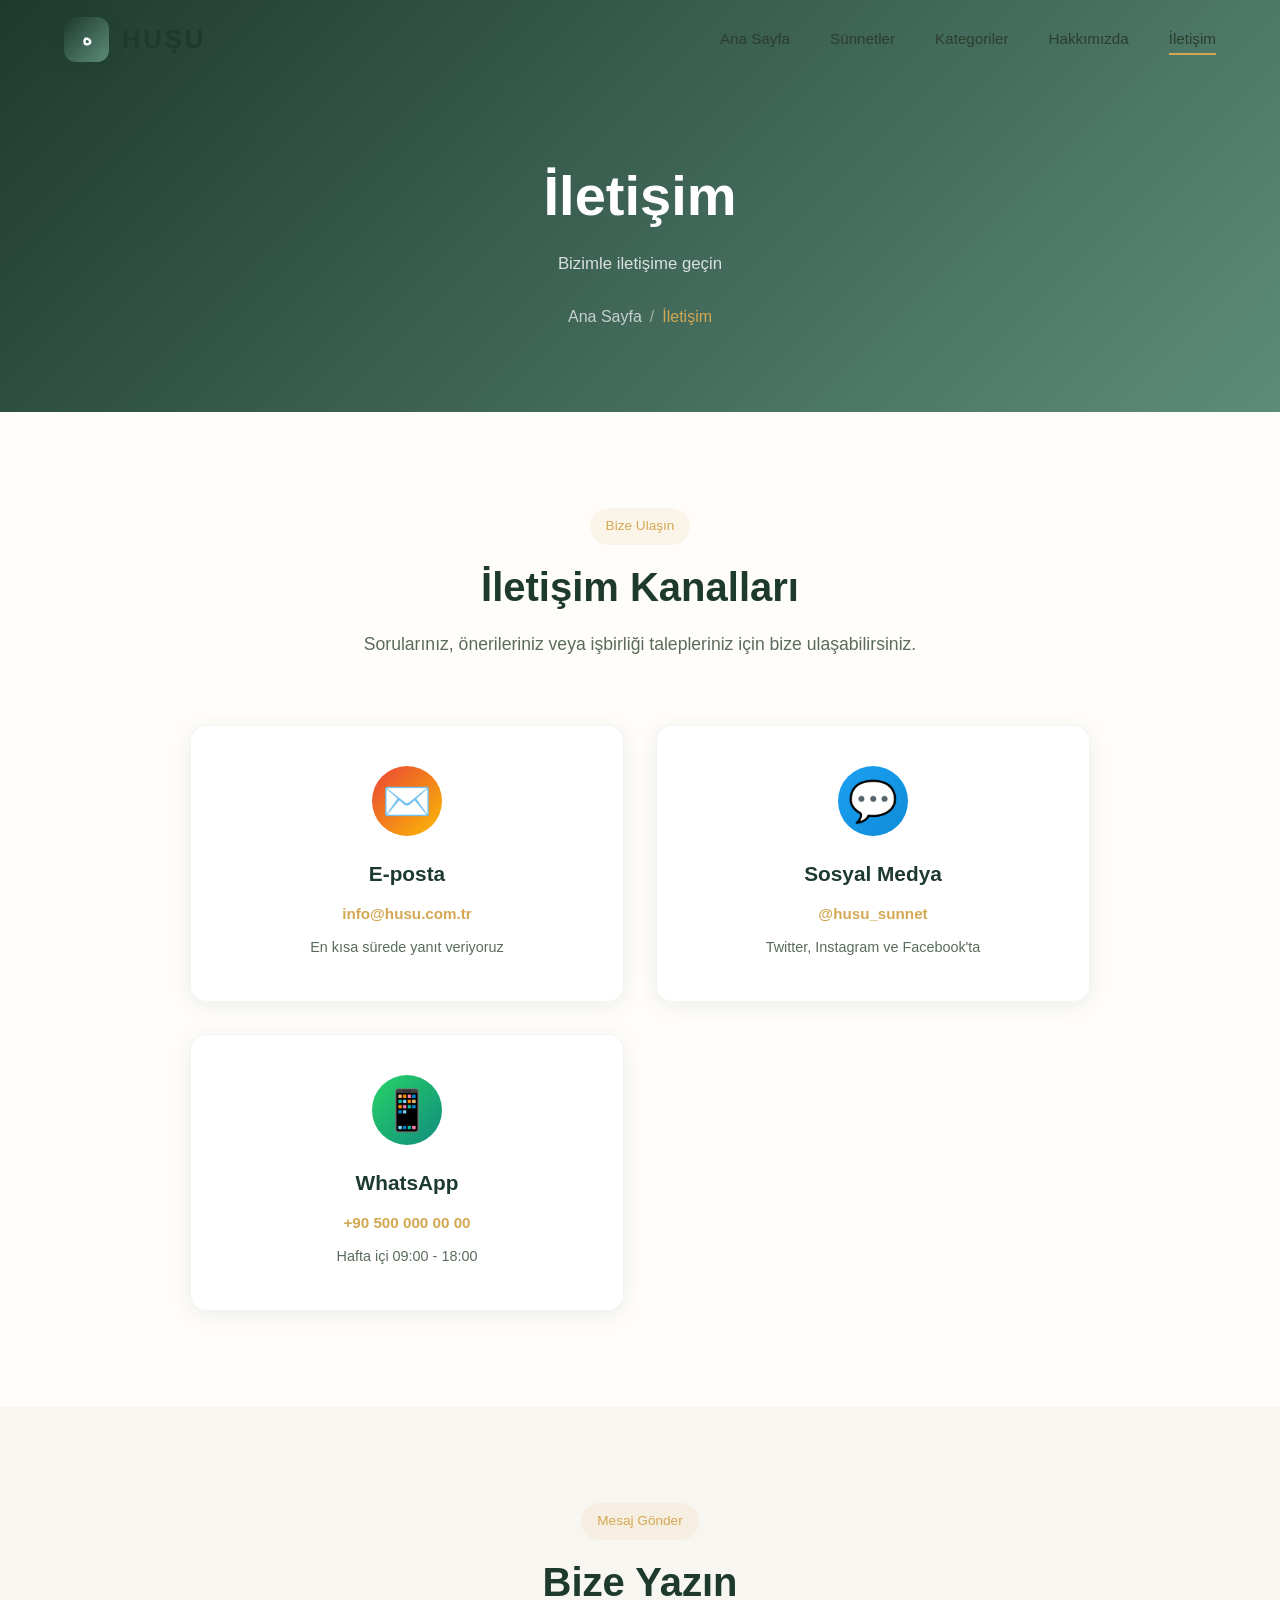
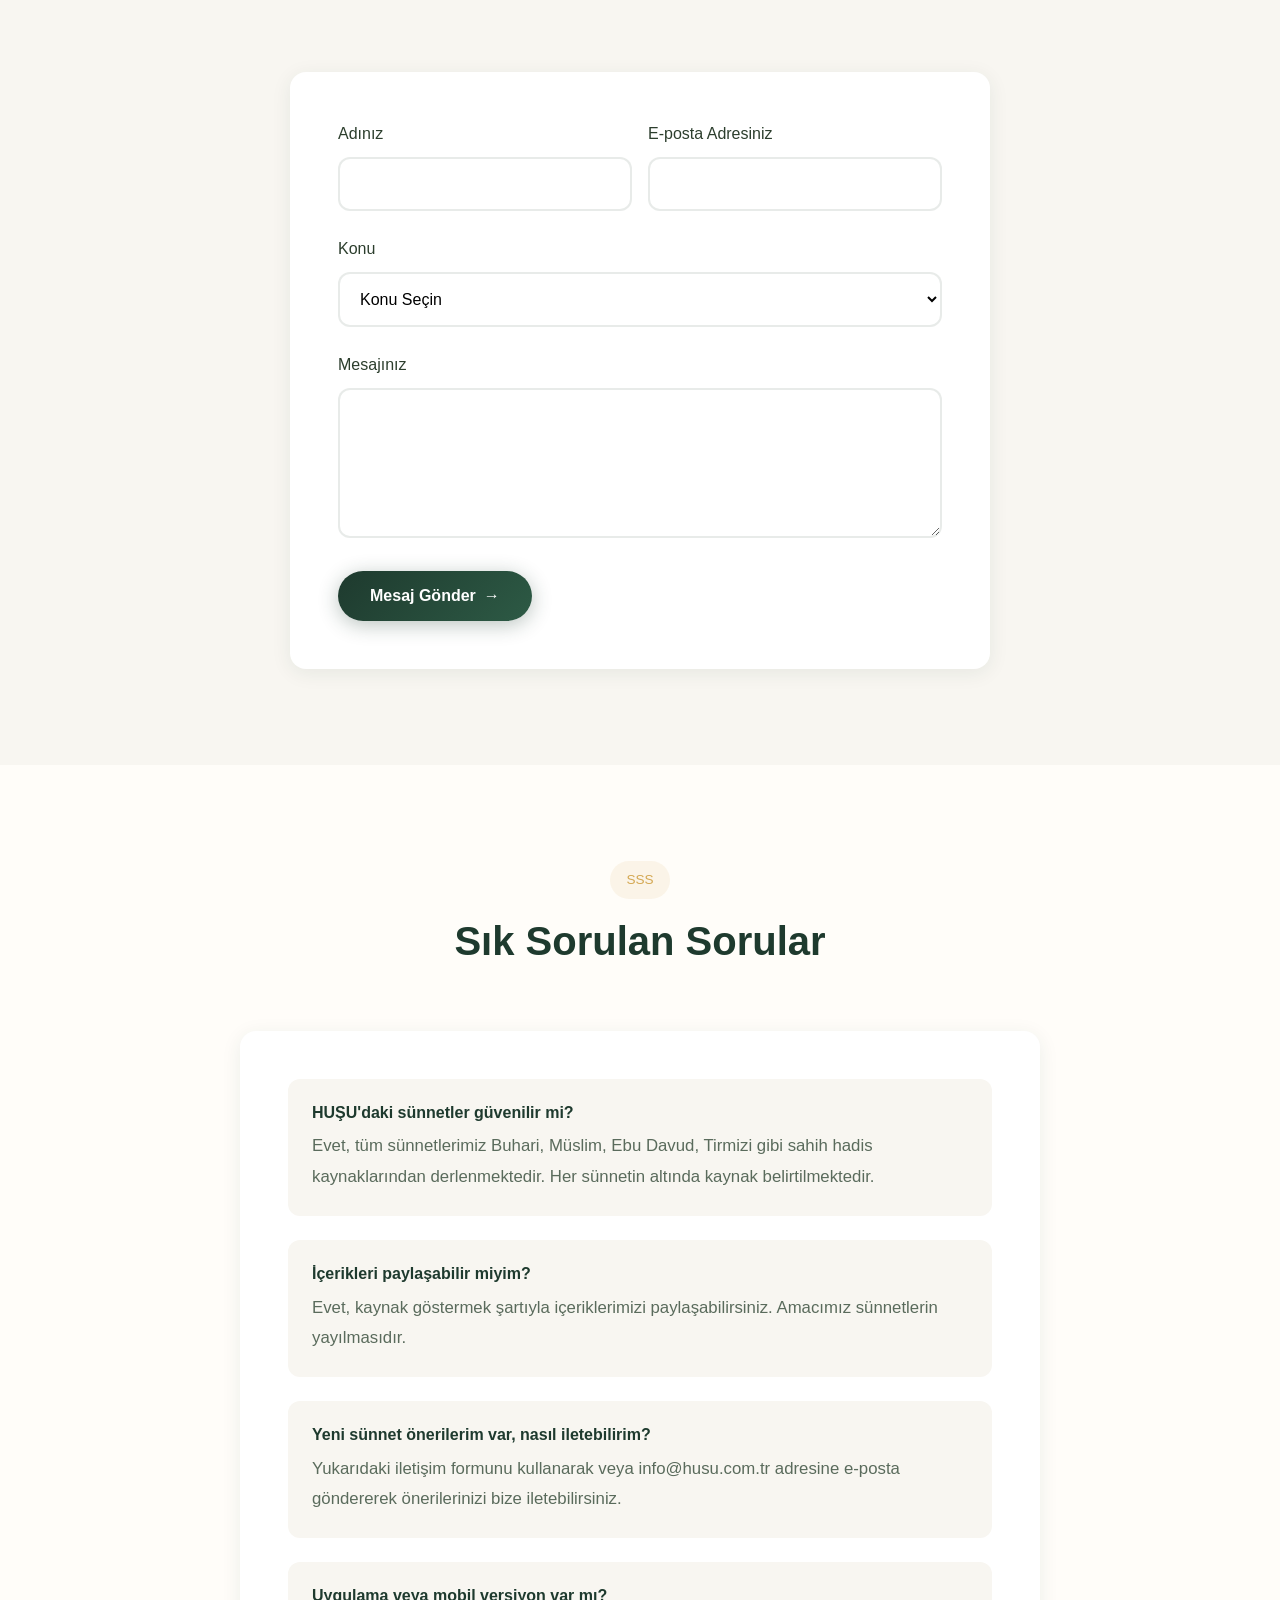
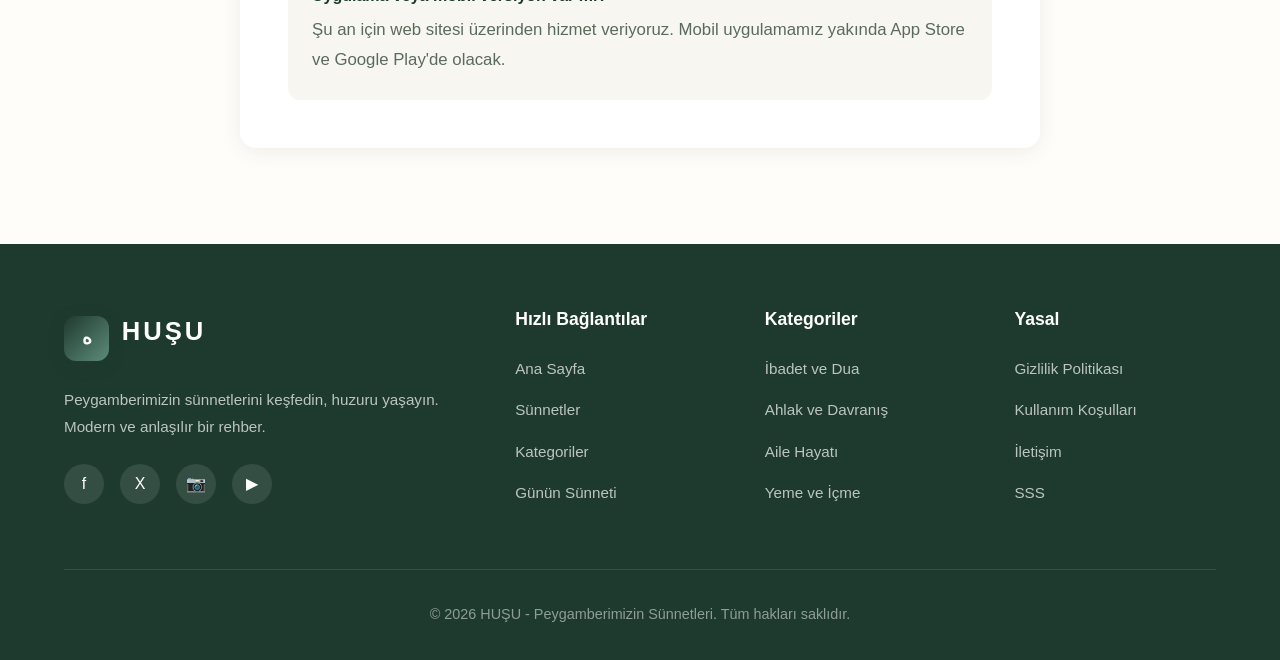
<file: iletisim.html>
<!DOCTYPE html>
<html lang="tr">
<head>
    <meta charset="UTF-8">
    <meta name="viewport" content="width=device-width, initial-scale=1.0">
    <title>İletişim | HUŞU - Peygamberimizin Sünnetleri</title>
    <meta name="description" content="HUŞU ile iletişime geçin. Sorularınız, önerileriniz ve işbirliği talepleriniz için bize ulaşın.">
    <link rel="stylesheet" href="css/style.css">
<link rel="icon" href="data:image/svg+xml,%3Csvg xmlns='http://www.w3.org/2000/svg' viewBox='0 0 100 100'%3E%3Ctext y='.9em' font-size='90'%3E🌙%3C/text%3E%3C/svg%3E">
</head>
<body>
    <!-- Loading Screen -->
    <div class="loader">
        <div class="loader-logo">HUŞU</div>
        <div class="loader-subtitle">HUZUR | SÜNNET | UMUT</div>
        <div class="loader-spinner"></div>
    </div>

    <!-- Navigation -->
    <nav class="navbar">
        <a href="index.html" class="logo">
            <div class="logo-icon">ه</div>
            <span class="logo-text">HUŞU</span>
        </a>
        <ul class="nav-links">
            <li><a href="index.html">Ana Sayfa</a></li>
            <li><a href="sunnetler.html">Sünnetler</a></li>
            <li><a href="kategoriler.html">Kategoriler</a></li>
            <li><a href="hakkimizda.html">Hakkımızda</a></li>
            <li><a href="iletisim.html" class="active">İletişim</a></li>
        </ul>
        <div class="mobile-menu-btn">
            <span></span><span></span><span></span>
        </div>
    </nav>

    <!-- Page Header -->
    <header class="page-header">
        <h1>İletişim</h1>
        <p>Bizimle iletişime geçin</p>
        <nav class="breadcrumb">
            <a href="index.html">Ana Sayfa</a>
            <span class="breadcrumb-separator">/</span>
            <span class="breadcrumb-current">İletişim</span>
        </nav>
    </header>

    <!-- Contact Section -->
    <section class="features" style="background: var(--bg-alt);">
        <div class="section-header reveal">
            <span class="section-tag">Bize Ulaşın</span>
            <h2 class="section-title">İletişim Kanalları</h2>
            <p class="section-description">
                Sorularınız, önerileriniz veya işbirliği talepleriniz için bize ulaşabilirsiniz.
            </p>
        </div>
        
        <div class="features-grid" style="max-width: 900px;">
            <div class="feature-card reveal stagger-1" style="text-align: center;">
                <div class="feature-icon" style="font-size: 2.5rem; background: linear-gradient(135deg, #ea4335, #fbbc05);">✉️</div>
                <h3 class="feature-title">E-posta</h3>
                <p class="feature-description">
                    <a href="mailto:info@husu.com.tr" style="color: var(--secondary-color); font-weight: 600;">info@husu.com.tr</a>
                </p>
                <p style="font-size: 0.9rem; margin-top: 0.5rem;">En kısa sürede yanıt veriyoruz</p>
            </div>
            
            <div class="feature-card reveal stagger-2" style="text-align: center;">
                <div class="feature-icon" style="font-size: 2.5rem; background: linear-gradient(135deg, #1da1f2, #0d8bd9);">💬</div>
                <h3 class="feature-title">Sosyal Medya</h3>
                <p class="feature-description">
                    <a href="#" style="color: var(--secondary-color); font-weight: 600;">@husu_sunnet</a>
                </p>
                <p style="font-size: 0.9rem; margin-top: 0.5rem;">Twitter, Instagram ve Facebook'ta</p>
            </div>
            
            <div class="feature-card reveal stagger-3" style="text-align: center;">
                <div class="feature-icon" style="font-size: 2.5rem; background: linear-gradient(135deg, #25d366, #128c7e);">📱</div>
                <h3 class="feature-title">WhatsApp</h3>
                <p class="feature-description">
                    <a href="https://wa.me/905000000000" style="color: var(--secondary-color); font-weight: 600;">+90 500 000 00 00</a>
                </p>
                <p style="font-size: 0.9rem; margin-top: 0.5rem;">Hafta içi 09:00 - 18:00</p>
            </div>
        </div>
    </section>

    <!-- Contact Form Section -->
    <section class="categories" style="background: var(--bg-color);">
        <div class="section-header reveal">
            <span class="section-tag">Mesaj Gönder</span>
            <h2 class="section-title">Bize Yazın</h2>
        </div>
        
        <div class="detail-section reveal" style="max-width: 700px;">
            <form id="contactForm" style="display: flex; flex-direction: column; gap: 1.5rem;">
                <div style="display: grid; grid-template-columns: 1fr 1fr; gap: 1rem;">
                    <div>
                        <label for="name" style="display: block; margin-bottom: 0.5rem; color: var(--text-dark); font-weight: 500;">Adınız</label>
                        <input type="text" id="name" name="name" required 
                            style="width: 100%; padding: 1rem; border: 2px solid rgba(30, 58, 46, 0.1); border-radius: 12px; font-size: 1rem; transition: all 0.3s;">
                    </div>
                    <div>
                        <label for="email" style="display: block; margin-bottom: 0.5rem; color: var(--text-dark); font-weight: 500;">E-posta Adresiniz</label>
                        <input type="email" id="email" name="email" required 
                            style="width: 100%; padding: 1rem; border: 2px solid rgba(30, 58, 46, 0.1); border-radius: 12px; font-size: 1rem; transition: all 0.3s;">
                    </div>
                </div>
                
                <div>
                    <label for="subject" style="display: block; margin-bottom: 0.5rem; color: var(--text-dark); font-weight: 500;">Konu</label>
                    <select id="subject" name="subject" required
                        style="width: 100%; padding: 1rem; border: 2px solid rgba(30, 58, 46, 0.1); border-radius: 12px; font-size: 1rem; background: var(--white);">
                        <option value="">Konu Seçin</option>
                        <option value="soru">Soru</option>
                        <option value="oneri">Öneri</option>
                        <option value="hata">Hata Bildirimi</option>
                        <option value="isbirligi">İşbirliği</option>
                        <option value="diger">Diğer</option>
                    </select>
                </div>
                
                <div>
                    <label for="message" style="display: block; margin-bottom: 0.5rem; color: var(--text-dark); font-weight: 500;">Mesajınız</label>
                    <textarea id="message" name="message" rows="5" required
                        style="width: 100%; padding: 1rem; border: 2px solid rgba(30, 58, 46, 0.1); border-radius: 12px; font-size: 1rem; resize: vertical; min-height: 150px;"></textarea>
                </div>
                
                <button type="submit" class="btn btn-primary" style="align-self: flex-start;">
                    <span>Mesaj Gönder</span>
                    <span>→</span>
                </button>
            </form>
        </div>
    </section>

    <!-- FAQ Section -->
    <section class="features" style="background: var(--bg-alt);">
        <div class="section-header reveal">
            <span class="section-tag">SSS</span>
            <h2 class="section-title">Sık Sorulan Sorular</h2>
        </div>
        
        <div class="detail-section reveal" style="max-width: 800px;">
            <div style="display: flex; flex-direction: column; gap: 1.5rem;">
                <div style="padding: 1.5rem; background: var(--bg-color); border-radius: 12px;">
                    <h4 style="color: var(--primary-color); margin-bottom: 0.5rem;">HUŞU'daki sünnetler güvenilir mi?</h4>
                    <p style="margin: 0;">Evet, tüm sünnetlerimiz Buhari, Müslim, Ebu Davud, Tirmizi gibi sahih hadis kaynaklarından derlenmektedir. Her sünnetin altında kaynak belirtilmektedir.</p>
                </div>
                
                <div style="padding: 1.5rem; background: var(--bg-color); border-radius: 12px;">
                    <h4 style="color: var(--primary-color); margin-bottom: 0.5rem;">İçerikleri paylaşabilir miyim?</h4>
                    <p style="margin: 0;">Evet, kaynak göstermek şartıyla içeriklerimizi paylaşabilirsiniz. Amacımız sünnetlerin yayılmasıdır.</p>
                </div>
                
                <div style="padding: 1.5rem; background: var(--bg-color); border-radius: 12px;">
                    <h4 style="color: var(--primary-color); margin-bottom: 0.5rem;">Yeni sünnet önerilerim var, nasıl iletebilirim?</h4>
                    <p style="margin: 0;">Yukarıdaki iletişim formunu kullanarak veya info@husu.com.tr adresine e-posta göndererek önerilerinizi bize iletebilirsiniz.</p>
                </div>
                
                <div style="padding: 1.5rem; background: var(--bg-color); border-radius: 12px;">
                    <h4 style="color: var(--primary-color); margin-bottom: 0.5rem;">Uygulama veya mobil versiyon var mı?</h4>
                    <p style="margin: 0;">Şu an için web sitesi üzerinden hizmet veriyoruz. Mobil uygulamamız yakında App Store ve Google Play'de olacak.</p>
                </div>
            </div>
        </div>
    </section>

     <!-- Footer -->
    <footer class="footer" role="contentinfo">
        <div class="footer-content">
            <div class="footer-brand">
                <div class="logo" style="margin-bottom: 1rem;">
                    <div class="logo-icon">ه</div>
                    <span class="logo-text">HUŞU</span>
                </div>
                <p>
                    Peygamberimizin sünnetlerini keşfedin, huzuru yaşayın. 
                    Modern ve anlaşılır bir rehber.
                </p>
                <div class="footer-social">
                    <a href="#" aria-label="Facebook"><span>f</span></a>
                    <a href="#" aria-label="Twitter"><span>X</span></a>
                    <a href="#" aria-label="Instagram"><span>📷</span></a>
                    <a href="#" aria-label="YouTube"><span>▶</span></a>
                </div>
            </div>
            
            <div class="footer-column">
                <h4 class="footer-title">Hızlı Bağlantılar</h4>
                <ul class="footer-links">
                    <li><a href="index.html">Ana Sayfa</a></li>
                    <li><a href="sunnetler.html">Sünnetler</a></li>
                    <li><a href="kategoriler.html">Kategoriler</a></li>
                    <li><a href="gunluk-sunnet.html">Günün Sünneti</a></li>
                </ul>
            </div>
            
            <div class="footer-column">
                <h4 class="footer-title">Kategoriler</h4>
                <ul class="footer-links">
                    <li><a href="kategori-ibadet.html">İbadet ve Dua</a></li>
                    <li><a href="kategori-ahlak.html">Ahlak ve Davranış</a></li>
                    <li><a href="kategori-aile.html">Aile Hayatı</a></li>
                    <li><a href="kategori-yemek.html">Yeme ve İçme</a></li>
                </ul>
            </div>
            
            <div class="footer-column">
                <h4 class="footer-title">Yasal</h4>
                <ul class="footer-links">
                    <li><a href="gizlilik.html">Gizlilik Politikası</a></li>
                    <li><a href="kullanim-kosullari.html">Kullanım Koşulları</a></li>
                    <li><a href="iletisim.html">İletişim</a></li>
                    <li><a href="sss.html">SSS</a></li>
                </ul>
            </div>
        </div>
        
        <div class="footer-bottom">
            <p>&copy; 2026 HUŞU - Peygamberimizin Sünnetleri. Tüm hakları saklıdır.</p>
        </div>
    </footer>

    <button class="back-to-top">↑</button>
    <script src="js/main.js"></script>
    <script>
        // Simple form handler
        document.getElementById('contactForm').addEventListener('submit', function(e) {
            e.preventDefault();
            alert('Mesajınız için teşekkür ederiz! En kısa sürede size dönüş yapacağız.');
            this.reset();
        });
    </script>
</body>
</html>
</file>
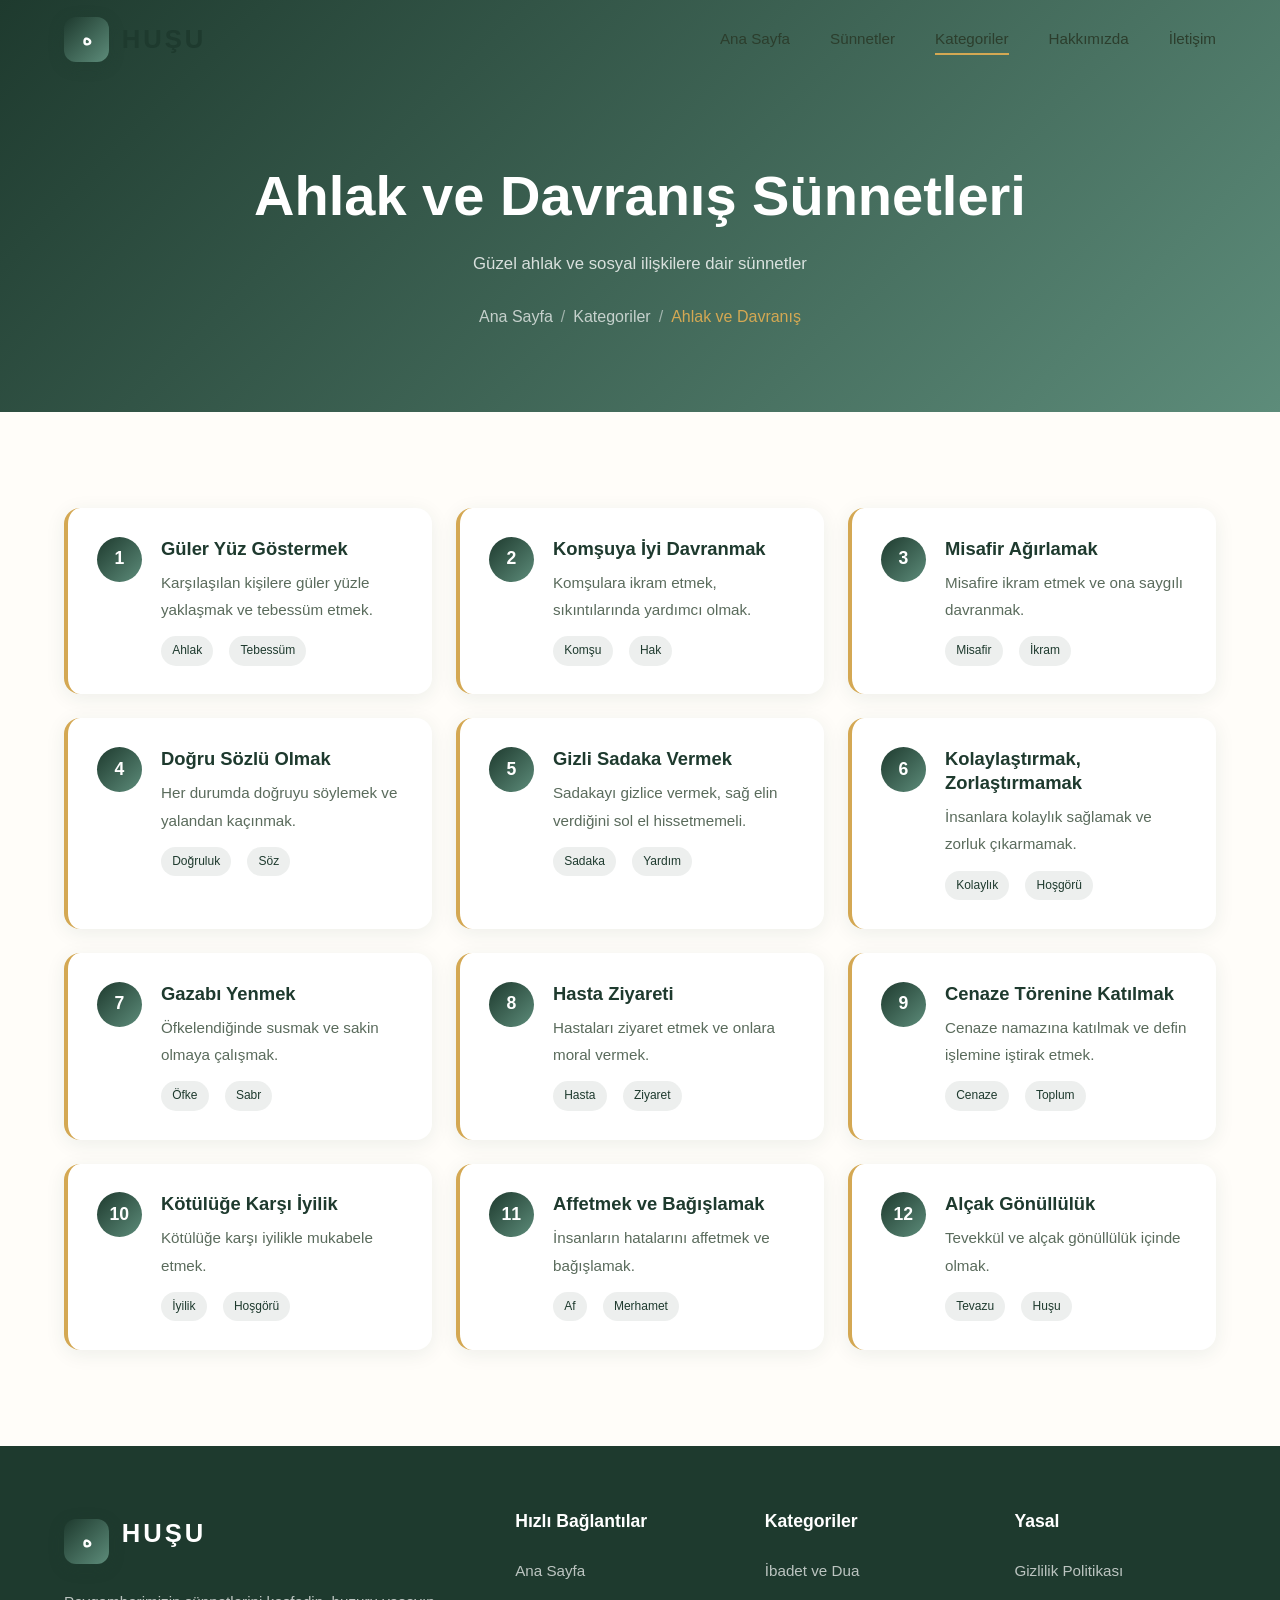
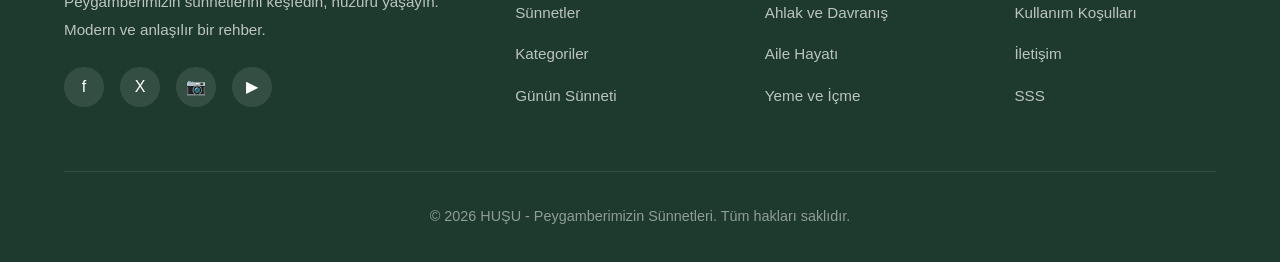
<file: kategori-ahlak.html>
<!DOCTYPE html>
<html lang="tr">
<head>
    <meta charset="UTF-8">
    <meta name="viewport" content="width=device-width, initial-scale=1.0">
    <title>Ahlak ve Davranış Sünnetleri | HUŞU</title>
    <meta name="description" content="Peygamberimizin güzel ahlakı, komşuluk hakları ve sosyal ilişkilere dair sünnetleri. Güler yüz, sadaka, misafirperverlik.">
    <link rel="stylesheet" href="css/style.css">
    <link rel="icon" href="data:image/svg+xml,%3Csvg xmlns='http://www.w3.org/2000/svg' viewBox='0 0 100 100'%3E%3Ctext y='.9em' font-size='90'%3E🌙%3C/text%3E%3C/svg%3E">
</head>
<body>
    <div class="loader">
        <div class="loader-logo">HUŞU</div>
        <div class="loader-subtitle">HUZUR | SÜNNET | UMUT</div>
        <div class="loader-spinner"></div>
    </div>

    <nav class="navbar">
        <a href="index.html" class="logo">
            <div class="logo-icon">ه</div>
            <span class="logo-text">HUŞU</span>
        </a>
        <ul class="nav-links">
            <li><a href="index.html">Ana Sayfa</a></li>
            <li><a href="sunnetler.html">Sünnetler</a></li>
            <li><a href="kategoriler.html" class="active">Kategoriler</a></li>
            <li><a href="hakkimizda.html">Hakkımızda</a></li>
            <li><a href="iletisim.html">İletişim</a></li>
        </ul>
        <div class="mobile-menu-btn"><span></span><span></span><span></span></div>
    </nav>

    <header class="page-header">
        <h1>Ahlak ve Davranış Sünnetleri</h1>
        <p>Güzel ahlak ve sosyal ilişkilere dair sünnetler</p>
        <nav class="breadcrumb">
            <a href="index.html">Ana Sayfa</a>
            <span class="breadcrumb-separator">/</span>
            <a href="kategoriler.html">Kategoriler</a>
            <span class="breadcrumb-separator">/</span>
            <span class="breadcrumb-current">Ahlak ve Davranış</span>
        </nav>
    </header>

    <section class="sunnetler-list">
        <div class="sunnetler-grid">
            <article class="sunnet-card reveal">
                <div class="sunnet-number">1</div>
                <div class="sunnet-content">
                    <h3>Güler Yüz Göstermek</h3>
                    <p>Karşılaşılan kişilere güler yüzle yaklaşmak ve tebessüm etmek.</p>
                    <div class="sunnet-meta">
                        <span class="sunnet-tag">Ahlak</span>
                        <span class="sunnet-tag">Tebessüm</span>
                    </div>
                </div>
            </article>

            <article class="sunnet-card reveal stagger-1">
                <div class="sunnet-number">2</div>
                <div class="sunnet-content">
                    <h3>Komşuya İyi Davranmak</h3>
                    <p>Komşulara ikram etmek, sıkıntılarında yardımcı olmak.</p>
                    <div class="sunnet-meta">
                        <span class="sunnet-tag">Komşu</span>
                        <span class="sunnet-tag">Hak</span>
                    </div>
                </div>
            </article>

            <article class="sunnet-card reveal stagger-2">
                <div class="sunnet-number">3</div>
                <div class="sunnet-content">
                    <h3>Misafir Ağırlamak</h3>
                    <p>Misafire ikram etmek ve ona saygılı davranmak.</p>
                    <div class="sunnet-meta">
                        <span class="sunnet-tag">Misafir</span>
                        <span class="sunnet-tag">İkram</span>
                    </div>
                </div>
            </article>

            <article class="sunnet-card reveal stagger-3">
                <div class="sunnet-number">4</div>
                <div class="sunnet-content">
                    <h3>Doğru Sözlü Olmak</h3>
                    <p>Her durumda doğruyu söylemek ve yalandan kaçınmak.</p>
                    <div class="sunnet-meta">
                        <span class="sunnet-tag">Doğruluk</span>
                        <span class="sunnet-tag">Söz</span>
                    </div>
                </div>
            </article>

            <article class="sunnet-card reveal stagger-4">
                <div class="sunnet-number">5</div>
                <div class="sunnet-content">
                    <h3>Gizli Sadaka Vermek</h3>
                    <p>Sadakayı gizlice vermek, sağ elin verdiğini sol el hissetmemeli.</p>
                    <div class="sunnet-meta">
                        <span class="sunnet-tag">Sadaka</span>
                        <span class="sunnet-tag">Yardım</span>
                    </div>
                </div>
            </article>

            <article class="sunnet-card reveal stagger-5">
                <div class="sunnet-number">6</div>
                <div class="sunnet-content">
                    <h3>Kolaylaştırmak, Zorlaştırmamak</h3>
                    <p>İnsanlara kolaylık sağlamak ve zorluk çıkarmamak.</p>
                    <div class="sunnet-meta">
                        <span class="sunnet-tag">Kolaylık</span>
                        <span class="sunnet-tag">Hoşgörü</span>
                    </div>
                </div>
            </article>

            <article class="sunnet-card reveal stagger-6">
                <div class="sunnet-number">7</div>
                <div class="sunnet-content">
                    <h3>Gazabı Yenmek</h3>
                    <p>Öfkelendiğinde susmak ve sakin olmaya çalışmak.</p>
                    <div class="sunnet-meta">
                        <span class="sunnet-tag">Öfke</span>
                        <span class="sunnet-tag">Sabr</span>
                    </div>
                </div>
            </article>

            <article class="sunnet-card reveal stagger-1">
                <div class="sunnet-number">8</div>
                <div class="sunnet-content">
                    <h3>Hasta Ziyareti</h3>
                    <p>Hastaları ziyaret etmek ve onlara moral vermek.</p>
                    <div class="sunnet-meta">
                        <span class="sunnet-tag">Hasta</span>
                        <span class="sunnet-tag">Ziyaret</span>
                    </div>
                </div>
            </article>

            <article class="sunnet-card reveal stagger-2">
                <div class="sunnet-number">9</div>
                <div class="sunnet-content">
                    <h3>Cenaze Törenine Katılmak</h3>
                    <p>Cenaze namazına katılmak ve defin işlemine iştirak etmek.</p>
                    <div class="sunnet-meta">
                        <span class="sunnet-tag">Cenaze</span>
                        <span class="sunnet-tag">Toplum</span>
                    </div>
                </div>
            </article>

            <article class="sunnet-card reveal stagger-3">
                <div class="sunnet-number">10</div>
                <div class="sunnet-content">
                    <h3>Kötülüğe Karşı İyilik</h3>
                    <p>Kötülüğe karşı iyilikle mukabele etmek.</p>
                    <div class="sunnet-meta">
                        <span class="sunnet-tag">İyilik</span>
                        <span class="sunnet-tag">Hoşgörü</span>
                    </div>
                </div>
            </article>

            <article class="sunnet-card reveal stagger-4">
                <div class="sunnet-number">11</div>
                <div class="sunnet-content">
                    <h3>Affetmek ve Bağışlamak</h3>
                    <p>İnsanların hatalarını affetmek ve bağışlamak.</p>
                    <div class="sunnet-meta">
                        <span class="sunnet-tag">Af</span>
                        <span class="sunnet-tag">Merhamet</span>
                    </div>
                </div>
            </article>

            <article class="sunnet-card reveal stagger-5">
                <div class="sunnet-number">12</div>
                <div class="sunnet-content">
                    <h3>Alçak Gönüllülük</h3>
                    <p>Tevekkül ve alçak gönüllülük içinde olmak.</p>
                    <div class="sunnet-meta">
                        <span class="sunnet-tag">Tevazu</span>
                        <span class="sunnet-tag">Huşu</span>
                    </div>
                </div>
            </article>
        </div>
    </section>

     <!-- Footer -->
    <footer class="footer" role="contentinfo">
        <div class="footer-content">
            <div class="footer-brand">
                <div class="logo" style="margin-bottom: 1rem;">
                    <div class="logo-icon">ه</div>
                    <span class="logo-text">HUŞU</span>
                </div>
                <p>
                    Peygamberimizin sünnetlerini keşfedin, huzuru yaşayın. 
                    Modern ve anlaşılır bir rehber.
                </p>
                <div class="footer-social">
                    <a href="#" aria-label="Facebook"><span>f</span></a>
                    <a href="#" aria-label="Twitter"><span>X</span></a>
                    <a href="#" aria-label="Instagram"><span>📷</span></a>
                    <a href="#" aria-label="YouTube"><span>▶</span></a>
                </div>
            </div>
            
            <div class="footer-column">
                <h4 class="footer-title">Hızlı Bağlantılar</h4>
                <ul class="footer-links">
                    <li><a href="index.html">Ana Sayfa</a></li>
                    <li><a href="sunnetler.html">Sünnetler</a></li>
                    <li><a href="kategoriler.html">Kategoriler</a></li>
                    <li><a href="gunluk-sunnet.html">Günün Sünneti</a></li>
                </ul>
            </div>
            
            <div class="footer-column">
                <h4 class="footer-title">Kategoriler</h4>
                <ul class="footer-links">
                    <li><a href="kategori-ibadet.html">İbadet ve Dua</a></li>
                    <li><a href="kategori-ahlak.html">Ahlak ve Davranış</a></li>
                    <li><a href="kategori-aile.html">Aile Hayatı</a></li>
                    <li><a href="kategori-yemek.html">Yeme ve İçme</a></li>
                </ul>
            </div>
            
            <div class="footer-column">
                <h4 class="footer-title">Yasal</h4>
                <ul class="footer-links">
                    <li><a href="gizlilik.html">Gizlilik Politikası</a></li>
                    <li><a href="kullanim-kosullari.html">Kullanım Koşulları</a></li>
                    <li><a href="iletisim.html">İletişim</a></li>
                    <li><a href="sss.html">SSS</a></li>
                </ul>
            </div>
        </div>
        
        <div class="footer-bottom">
            <p>&copy; 2026 HUŞU - Peygamberimizin Sünnetleri. Tüm hakları saklıdır.</p>
        </div>
    </footer>

    <button class="back-to-top">↑</button>
    <script src="js/main.js"></script>
</body>
</html>
</file>
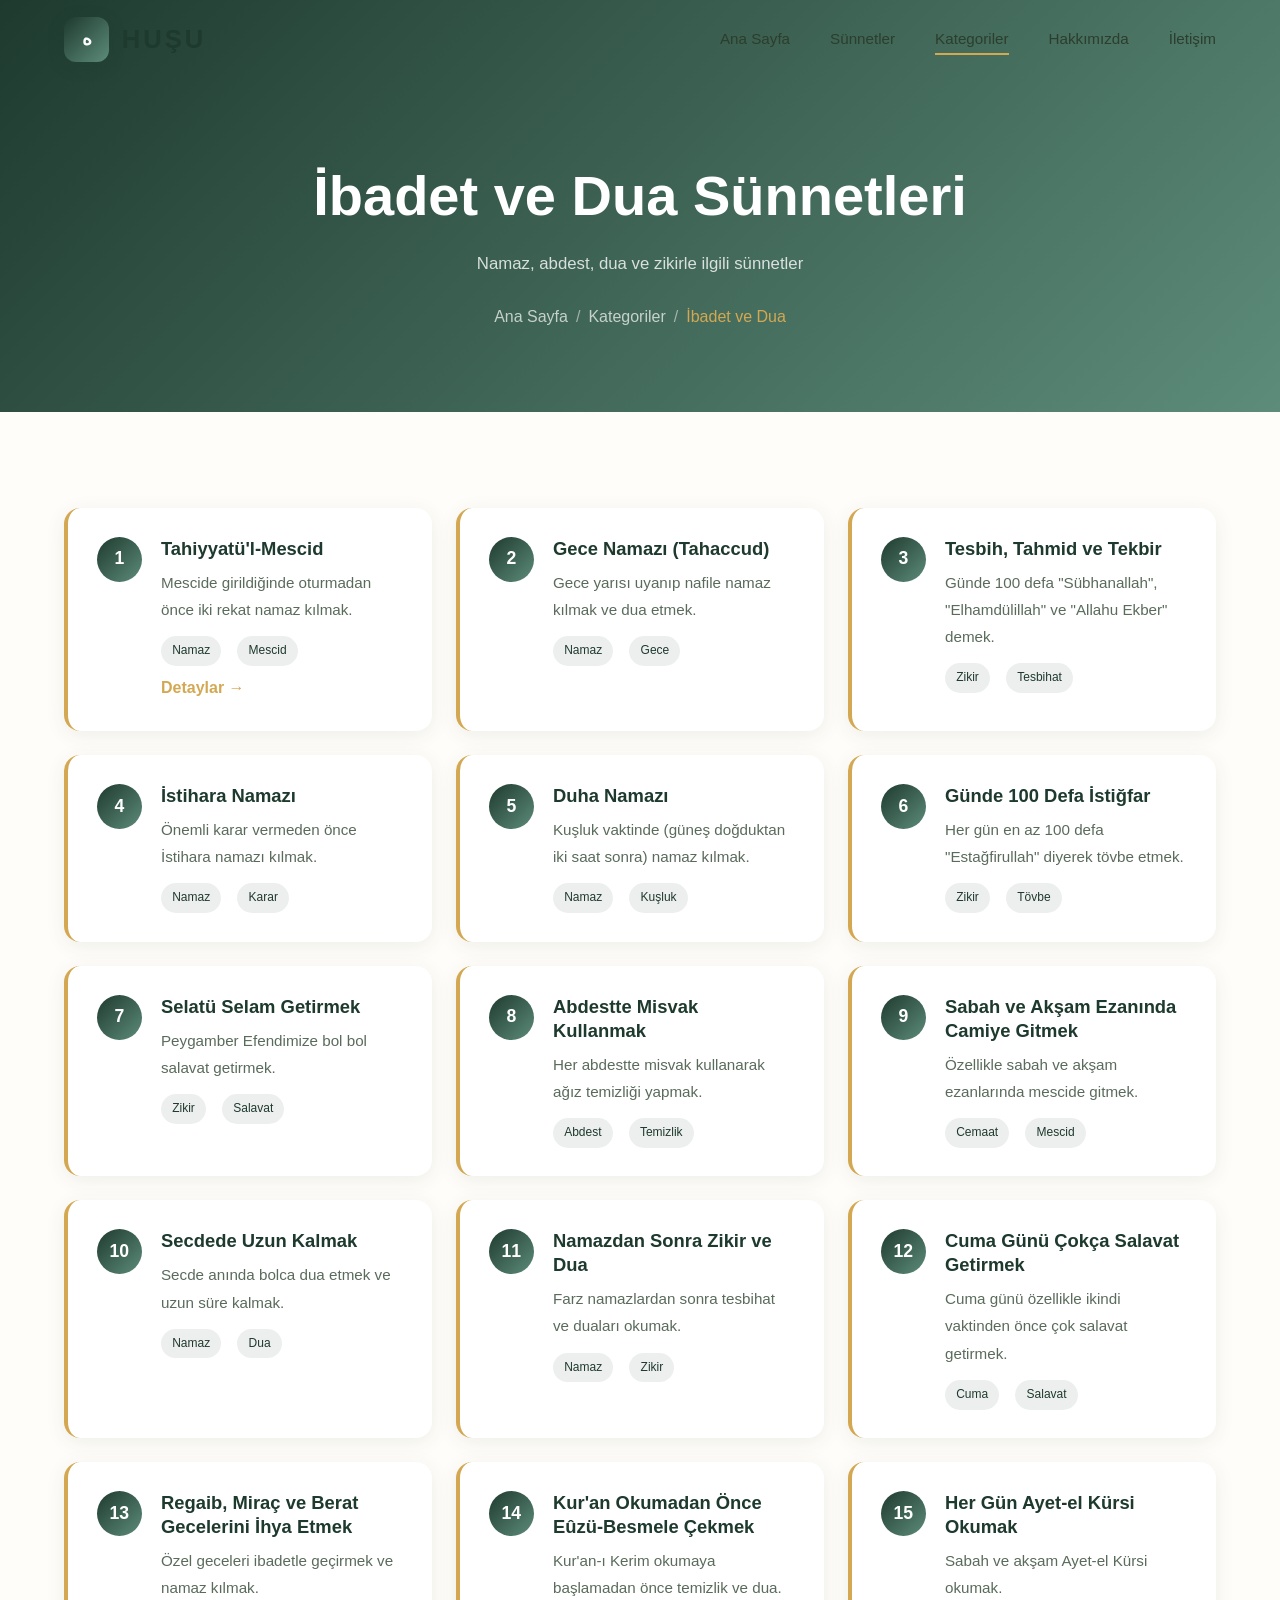
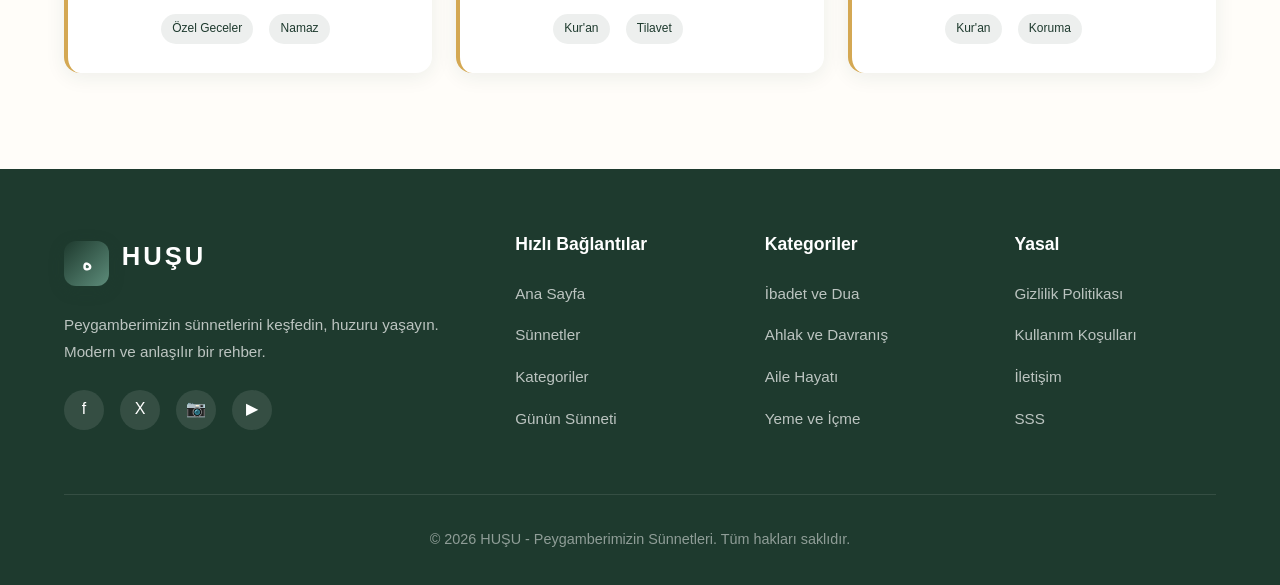
<file: kategori-ibadet.html>
<!DOCTYPE html>
<html lang="tr">
<head>
    <meta charset="UTF-8">
    <meta name="viewport" content="width=device-width, initial-scale=1.0">
    <title>İbadet ve Dua Sünnetleri | HUŞU</title>
    <meta name="description" content="Namaz, abdest, dua ve zikirle ilgili Peygamberimizin sünnetleri. Tahiyyatü'l-Mescid, Gece Namazı, Tesbihat ve daha fazlası.">
    <link rel="stylesheet" href="css/style.css">
    <link rel="icon" href="data:image/svg+xml,%3Csvg xmlns='http://www.w3.org/2000/svg' viewBox='0 0 100 100'%3E%3Ctext y='.9em' font-size='90'%3E🌙%3C/text%3E%3C/svg%3E">
</head>
<body>
    <div class="loader">
        <div class="loader-logo">HUŞU</div>
        <div class="loader-subtitle">HUZUR | SÜNNET | UMUT</div>
        <div class="loader-spinner"></div>
    </div>

    <nav class="navbar">
        <a href="index.html" class="logo">
            <div class="logo-icon">ه</div>
            <span class="logo-text">HUŞU</span>
        </a>
        <ul class="nav-links">
            <li><a href="index.html">Ana Sayfa</a></li>
            <li><a href="sunnetler.html">Sünnetler</a></li>
            <li><a href="kategoriler.html" class="active">Kategoriler</a></li>
            <li><a href="hakkimizda.html">Hakkımızda</a></li>
            <li><a href="iletisim.html">İletişim</a></li>
        </ul>
        <div class="mobile-menu-btn"><span></span><span></span><span></span></div>
    </nav>

    <header class="page-header">
        <h1>İbadet ve Dua Sünnetleri</h1>
        <p>Namaz, abdest, dua ve zikirle ilgili sünnetler</p>
        <nav class="breadcrumb">
            <a href="index.html">Ana Sayfa</a>
            <span class="breadcrumb-separator">/</span>
            <a href="kategoriler.html">Kategoriler</a>
            <span class="breadcrumb-separator">/</span>
            <span class="breadcrumb-current">İbadet ve Dua</span>
        </nav>
    </header>

    <section class="sunnetler-list">
        <div class="sunnetler-grid">
            <article class="sunnet-card reveal">
                <div class="sunnet-number">1</div>
                <div class="sunnet-content">
                    <h3>Tahiyyatü'l-Mescid</h3>
                    <p>Mescide girildiğinde oturmadan önce iki rekat namaz kılmak.</p>
                    <div class="sunnet-meta">
                        <span class="sunnet-tag">Namaz</span>
                        <span class="sunnet-tag">Mescid</span>
                    </div>
                    <a href="detay/tahiyyat-mescid.html" style="color: var(--secondary-color); font-weight: 600; display: inline-block; margin-top: 0.5rem;">Detaylar →</a>
                </div>
            </article>

            <article class="sunnet-card reveal stagger-1">
                <div class="sunnet-number">2</div>
                <div class="sunnet-content">
                    <h3>Gece Namazı (Tahaccud)</h3>
                    <p>Gece yarısı uyanıp nafile namaz kılmak ve dua etmek.</p>
                    <div class="sunnet-meta">
                        <span class="sunnet-tag">Namaz</span>
                        <span class="sunnet-tag">Gece</span>
                    </div>
                </div>
            </article>

            <article class="sunnet-card reveal stagger-2">
                <div class="sunnet-number">3</div>
                <div class="sunnet-content">
                    <h3>Tesbih, Tahmid ve Tekbir</h3>
                    <p>Günde 100 defa "Sübhanallah", "Elhamdülillah" ve "Allahu Ekber" demek.</p>
                    <div class="sunnet-meta">
                        <span class="sunnet-tag">Zikir</span>
                        <span class="sunnet-tag">Tesbihat</span>
                    </div>
                </div>
            </article>

            <article class="sunnet-card reveal stagger-3">
                <div class="sunnet-number">4</div>
                <div class="sunnet-content">
                    <h3>İstihara Namazı</h3>
                    <p>Önemli karar vermeden önce İstihara namazı kılmak.</p>
                    <div class="sunnet-meta">
                        <span class="sunnet-tag">Namaz</span>
                        <span class="sunnet-tag">Karar</span>
                    </div>
                </div>
            </article>

            <article class="sunnet-card reveal stagger-4">
                <div class="sunnet-number">5</div>
                <div class="sunnet-content">
                    <h3>Duha Namazı</h3>
                    <p>Kuşluk vaktinde (güneş doğduktan iki saat sonra) namaz kılmak.</p>
                    <div class="sunnet-meta">
                        <span class="sunnet-tag">Namaz</span>
                        <span class="sunnet-tag">Kuşluk</span>
                    </div>
                </div>
            </article>

            <article class="sunnet-card reveal stagger-5">
                <div class="sunnet-number">6</div>
                <div class="sunnet-content">
                    <h3>Günde 100 Defa İstiğfar</h3>
                    <p>Her gün en az 100 defa "Estağfirullah" diyerek tövbe etmek.</p>
                    <div class="sunnet-meta">
                        <span class="sunnet-tag">Zikir</span>
                        <span class="sunnet-tag">Tövbe</span>
                    </div>
                </div>
            </article>

            <article class="sunnet-card reveal stagger-6">
                <div class="sunnet-number">7</div>
                <div class="sunnet-content">
                    <h3>Selatü Selam Getirmek</h3>
                    <p>Peygamber Efendimize bol bol salavat getirmek.</p>
                    <div class="sunnet-meta">
                        <span class="sunnet-tag">Zikir</span>
                        <span class="sunnet-tag">Salavat</span>
                    </div>
                </div>
            </article>

            <article class="sunnet-card reveal stagger-1">
                <div class="sunnet-number">8</div>
                <div class="sunnet-content">
                    <h3>Abdestte Misvak Kullanmak</h3>
                    <p>Her abdestte misvak kullanarak ağız temizliği yapmak.</p>
                    <div class="sunnet-meta">
                        <span class="sunnet-tag">Abdest</span>
                        <span class="sunnet-tag">Temizlik</span>
                    </div>
                </div>
            </article>

            <article class="sunnet-card reveal stagger-2">
                <div class="sunnet-number">9</div>
                <div class="sunnet-content">
                    <h3>Sabah ve Akşam Ezanında Camiye Gitmek</h3>
                    <p>Özellikle sabah ve akşam ezanlarında mescide gitmek.</p>
                    <div class="sunnet-meta">
                        <span class="sunnet-tag">Cemaat</span>
                        <span class="sunnet-tag">Mescid</span>
                    </div>
                </div>
            </article>

            <article class="sunnet-card reveal stagger-3">
                <div class="sunnet-number">10</div>
                <div class="sunnet-content">
                    <h3>Secdede Uzun Kalmak</h3>
                    <p>Secde anında bolca dua etmek ve uzun süre kalmak.</p>
                    <div class="sunnet-meta">
                        <span class="sunnet-tag">Namaz</span>
                        <span class="sunnet-tag">Dua</span>
                    </div>
                </div>
            </article>

            <article class="sunnet-card reveal stagger-4">
                <div class="sunnet-number">11</div>
                <div class="sunnet-content">
                    <h3>Namazdan Sonra Zikir ve Dua</h3>
                    <p>Farz namazlardan sonra tesbihat ve duaları okumak.</p>
                    <div class="sunnet-meta">
                        <span class="sunnet-tag">Namaz</span>
                        <span class="sunnet-tag">Zikir</span>
                    </div>
                </div>
            </article>

            <article class="sunnet-card reveal stagger-5">
                <div class="sunnet-number">12</div>
                <div class="sunnet-content">
                    <h3>Cuma Günü Çokça Salavat Getirmek</h3>
                    <p>Cuma günü özellikle ikindi vaktinden önce çok salavat getirmek.</p>
                    <div class="sunnet-meta">
                        <span class="sunnet-tag">Cuma</span>
                        <span class="sunnet-tag">Salavat</span>
                    </div>
                </div>
            </article>

            <article class="sunnet-card reveal stagger-6">
                <div class="sunnet-number">13</div>
                <div class="sunnet-content">
                    <h3>Regaib, Miraç ve Berat Gecelerini İhya Etmek</h3>
                    <p>Özel geceleri ibadetle geçirmek ve namaz kılmak.</p>
                    <div class="sunnet-meta">
                        <span class="sunnet-tag">Özel Geceler</span>
                        <span class="sunnet-tag">Namaz</span>
                    </div>
                </div>
            </article>

            <article class="sunnet-card reveal stagger-1">
                <div class="sunnet-number">14</div>
                <div class="sunnet-content">
                    <h3>Kur'an Okumadan Önce Eûzü-Besmele Çekmek</h3>
                    <p>Kur'an-ı Kerim okumaya başlamadan önce temizlik ve dua.</p>
                    <div class="sunnet-meta">
                        <span class="sunnet-tag">Kur'an</span>
                        <span class="sunnet-tag">Tilavet</span>
                    </div>
                </div>
            </article>

            <article class="sunnet-card reveal stagger-2">
                <div class="sunnet-number">15</div>
                <div class="sunnet-content">
                    <h3>Her Gün Ayet-el Kürsi Okumak</h3>
                    <p>Sabah ve akşam Ayet-el Kürsi okumak.</p>
                    <div class="sunnet-meta">
                        <span class="sunnet-tag">Kur'an</span>
                        <span class="sunnet-tag">Koruma</span>
                    </div>
                </div>
            </article>
        </div>
    </section>

     <!-- Footer -->
    <footer class="footer" role="contentinfo">
        <div class="footer-content">
            <div class="footer-brand">
                <div class="logo" style="margin-bottom: 1rem;">
                    <div class="logo-icon">ه</div>
                    <span class="logo-text">HUŞU</span>
                </div>
                <p>
                    Peygamberimizin sünnetlerini keşfedin, huzuru yaşayın. 
                    Modern ve anlaşılır bir rehber.
                </p>
                <div class="footer-social">
                    <a href="#" aria-label="Facebook"><span>f</span></a>
                    <a href="#" aria-label="Twitter"><span>X</span></a>
                    <a href="#" aria-label="Instagram"><span>📷</span></a>
                    <a href="#" aria-label="YouTube"><span>▶</span></a>
                </div>
            </div>
            
            <div class="footer-column">
                <h4 class="footer-title">Hızlı Bağlantılar</h4>
                <ul class="footer-links">
                    <li><a href="index.html">Ana Sayfa</a></li>
                    <li><a href="sunnetler.html">Sünnetler</a></li>
                    <li><a href="kategoriler.html">Kategoriler</a></li>
                    <li><a href="gunluk-sunnet.html">Günün Sünneti</a></li>
                </ul>
            </div>
            
            <div class="footer-column">
                <h4 class="footer-title">Kategoriler</h4>
                <ul class="footer-links">
                    <li><a href="kategori-ibadet.html">İbadet ve Dua</a></li>
                    <li><a href="kategori-ahlak.html">Ahlak ve Davranış</a></li>
                    <li><a href="kategori-aile.html">Aile Hayatı</a></li>
                    <li><a href="kategori-yemek.html">Yeme ve İçme</a></li>
                </ul>
            </div>
            
            <div class="footer-column">
                <h4 class="footer-title">Yasal</h4>
                <ul class="footer-links">
                    <li><a href="gizlilik.html">Gizlilik Politikası</a></li>
                    <li><a href="kullanim-kosullari.html">Kullanım Koşulları</a></li>
                    <li><a href="iletisim.html">İletişim</a></li>
                    <li><a href="sss.html">SSS</a></li>
                </ul>
            </div>
        </div>
        
        <div class="footer-bottom">
            <p>&copy; 2026 HUŞU - Peygamberimizin Sünnetleri. Tüm hakları saklıdır.</p>
        </div>
    </footer>

    <button class="back-to-top">↑</button>
    <script src="js/main.js"></script>
</body>
</html>
</file>
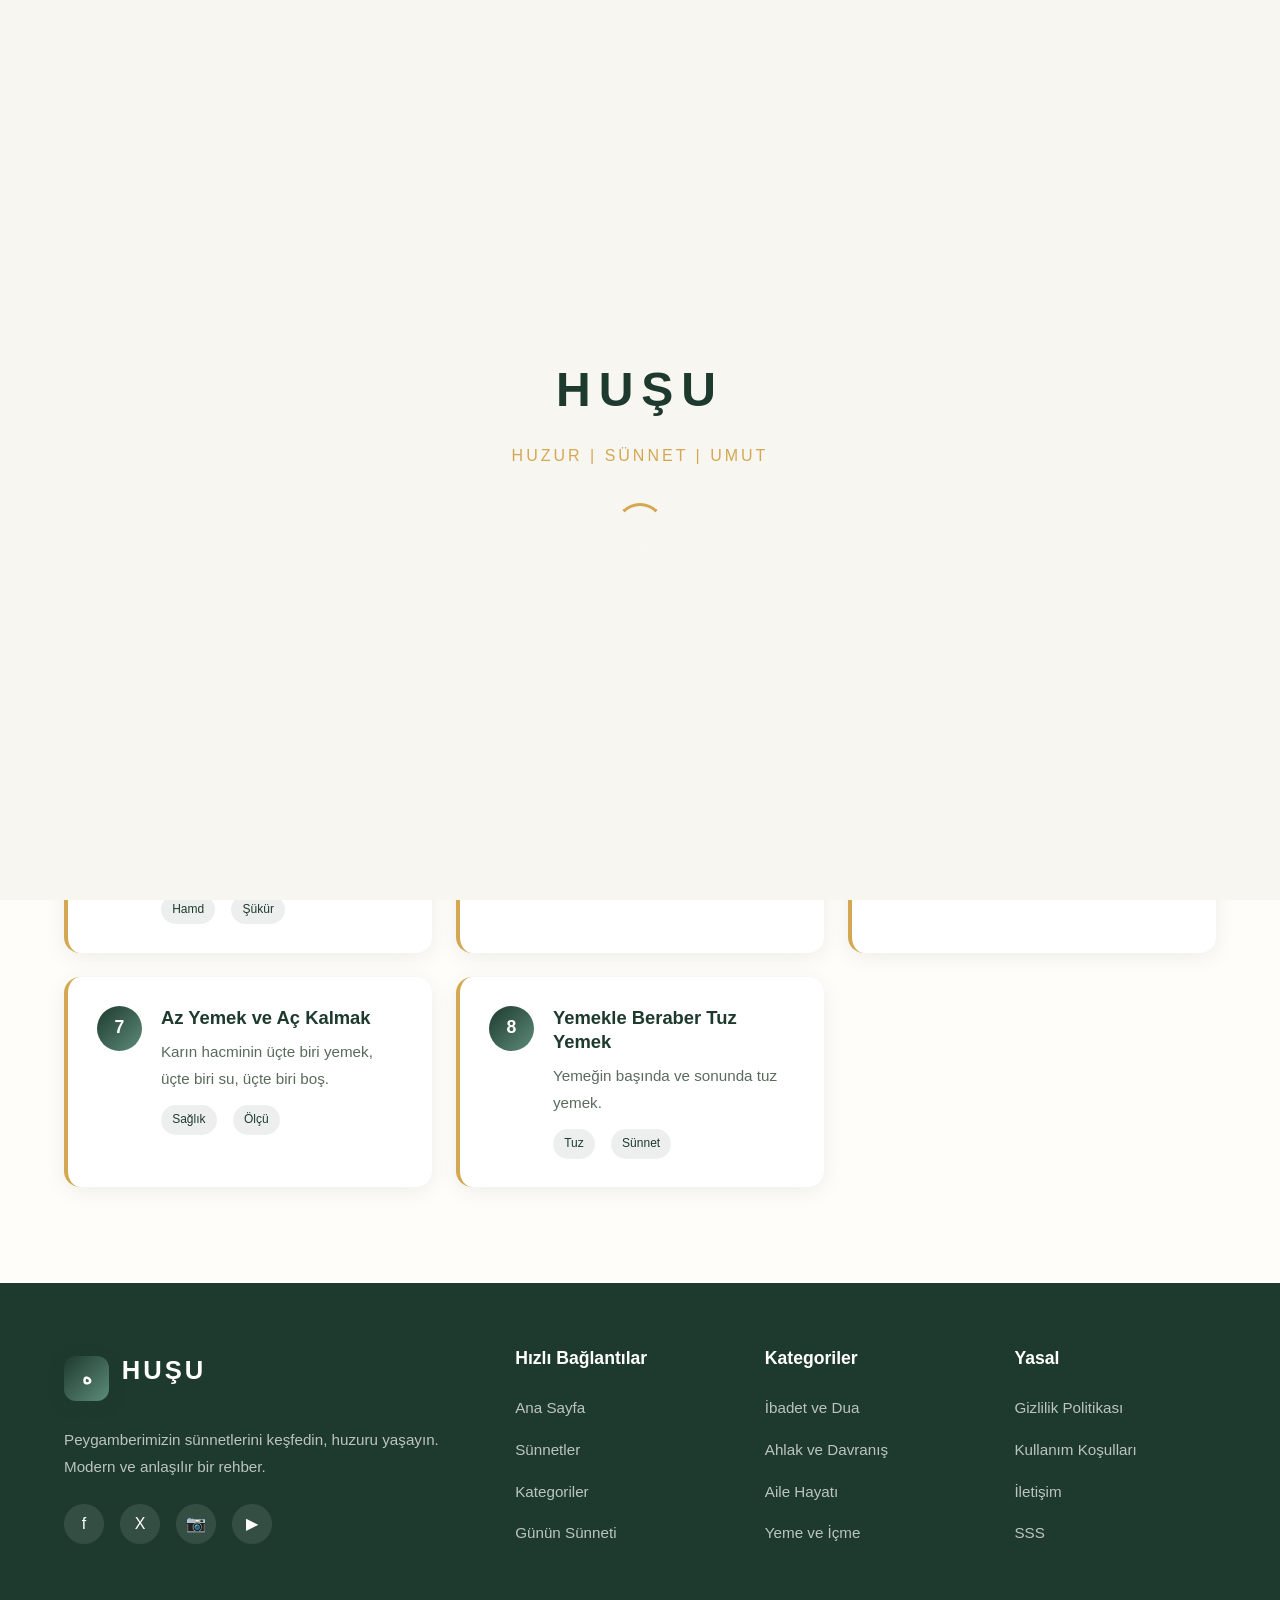
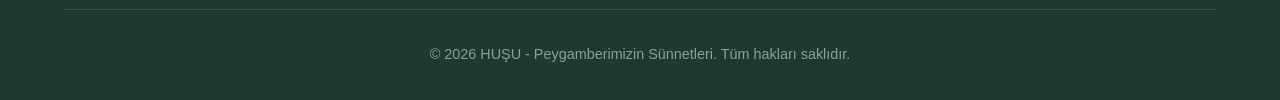
<file: kategori-yemek.html>
<!DOCTYPE html>
<html lang="tr">
<head>
    <meta charset="UTF-8">
    <meta name="viewport" content="width=device-width, initial-scale=1.0">
    <title>Yeme ve İçme Sünnetleri | HUŞU</title>
    <meta name="description" content="Peygamberimizin yeme ve içme adabı hakkındaki sünnetleri. Besmele, sağ elle yemek, oturarak içmek ve sofra adabı.">
    <link rel="stylesheet" href="css/style.css">
  <link rel="icon" href="data:image/svg+xml,%3Csvg xmlns='http://www.w3.org/2000/svg' viewBox='0 0 100 100'%3E%3Ctext y='.9em' font-size='90'%3E🌙%3C/text%3E%3C/svg%3E">
</head>
<body>
    <div class="loader">
        <div class="loader-logo">HUŞU</div>
        <div class="loader-subtitle">HUZUR | SÜNNET | UMUT</div>
        <div class="loader-spinner"></div>
    </div>

    <nav class="navbar">
        <a href="index.html" class="logo">
            <div class="logo-icon">ه</div>
            <span class="logo-text">HUŞU</span>
        </a>
        <ul class="nav-links">
            <li><a href="index.html">Ana Sayfa</a></li>
            <li><a href="sunnetler.html">Sünnetler</a></li>
            <li><a href="kategoriler.html" class="active">Kategoriler</a></li>
            <li><a href="hakkimizda.html">Hakkımızda</a></li>
            <li><a href="iletisim.html">İletişim</a></li>
        </ul>
        <div class="mobile-menu-btn"><span></span><span></span><span></span></div>
    </nav>

    <header class="page-header">
        <h1>Yeme ve İçme Sünnetleri</h1>
        <p>Sofra adabı ve beslenme alışkanlıkları</p>
        <nav class="breadcrumb">
            <a href="index.html">Ana Sayfa</a>
            <span class="breadcrumb-separator">/</span>
            <a href="kategoriler.html">Kategoriler</a>
            <span class="breadcrumb-separator">/</span>
            <span class="breadcrumb-current">Yeme ve İçme</span>
        </nav>
    </header>

    <section class="sunnetler-list">
        <div class="sunnetler-grid">
            <article class="sunnet-card reveal">
                <div class="sunnet-number">1</div>
                <div class="sunnet-content">
                    <h3>Yemekten Önce Besmele Çekmek</h3>
                    <p>Yemeğe başlamadan önce "Bismillah" demek.</p>
                    <div class="sunnet-meta">
                        <span class="sunnet-tag">Besmele</span>
                        <span class="sunnet-tag">Dua</span>
                    </div>
                </div>
            </article>

            <article class="sunnet-card reveal stagger-1">
                <div class="sunnet-number">2</div>
                <div class="sunnet-content">
                    <h3>Sağ Elle Yemek</h3>
                    <p>Yemeği ve içmeyi sağ el ile yapmak.</p>
                    <div class="sunnet-meta">
                        <span class="sunnet-tag">Adab</span>
                        <span class="sunnet-tag">Sağ El</span>
                    </div>
                </div>
            </article>

            <article class="sunnet-card reveal stagger-2">
                <div class="sunnet-number">3</div>
                <div class="sunnet-content">
                    <h3>Oturarak İçmek</h3>
                    <p>Suyu ve diğer içecekleri oturarak içmek.</p>
                    <div class="sunnet-meta">
                        <span class="sunnet-tag">İçme</span>
                        <span class="sunnet-tag">Adab</span>
                    </div>
                </div>
            </article>

            <article class="sunnet-card reveal stagger-3">
                <div class="sunnet-number">4</div>
                <div class="sunnet-content">
                    <h3>Yemek Sonrası Hamd Etmek</h3>
                    <p>Yemekten sonra şükredip "Elhamdülillah" demek.</p>
                    <div class="sunnet-meta">
                        <span class="sunnet-tag">Hamd</span>
                        <span class="sunnet-tag">Şükür</span>
                    </div>
                </div>
            </article>

            <article class="sunnet-card reveal stagger-4">
                <div class="sunnet-number">5</div>
                <div class="sunnet-content">
                    <h3>Yemeği Önünden Yemek</h3>
                    <p>Bulunduğu yerden, önündeki yemeği yemek.</p>
                    <div class="sunnet-meta">
                        <span class="sunnet-tag">Sofra</span>
                        <span class="sunnet-tag">Adab</span>
                    </div>
                </div>
            </article>

            <article class="sunnet-card reveal stagger-5">
                <div class="sunnet-number">6</div>
                <div class="sunnet-content">
                    <h3>Üflenmeden İçmek</h3>
                    <p>Sıcak içecekleri üfleyerek soğutmamak.</p>
                    <div class="sunnet-meta">
                        <span class="sunnet-tag">İçme</span>
                        <span class="sunnet-tag">Adab</span>
                    </div>
                </div>
            </article>

            <article class="sunnet-card reveal stagger-6">
                <div class="sunnet-number">7</div>
                <div class="sunnet-content">
                    <h3>Az Yemek ve Aç Kalmak</h3>
                    <p>Karın hacminin üçte biri yemek, üçte biri su, üçte biri boş.</p>
                    <div class="sunnet-meta">
                        <span class="sunnet-tag">Sağlık</span>
                        <span class="sunnet-tag">Ölçü</span>
                    </div>
                </div>
            </article>

            <article class="sunnet-card reveal stagger-1">
                <div class="sunnet-number">8</div>
                <div class="sunnet-content">
                    <h3>Yemekle Beraber Tuz Yemek</h3>
                    <p>Yemeğin başında ve sonunda tuz yemek.</p>
                    <div class="sunnet-meta">
                        <span class="sunnet-tag">Tuz</span>
                        <span class="sunnet-tag">Sünnet</span>
                    </div>
                </div>
            </article>
        </div>
    </section>

     <!-- Footer -->
    <footer class="footer" role="contentinfo">
        <div class="footer-content">
            <div class="footer-brand">
                <div class="logo" style="margin-bottom: 1rem;">
                    <div class="logo-icon">ه</div>
                    <span class="logo-text">HUŞU</span>
                </div>
                <p>
                    Peygamberimizin sünnetlerini keşfedin, huzuru yaşayın. 
                    Modern ve anlaşılır bir rehber.
                </p>
                <div class="footer-social">
                    <a href="#" aria-label="Facebook"><span>f</span></a>
                    <a href="#" aria-label="Twitter"><span>X</span></a>
                    <a href="#" aria-label="Instagram"><span>📷</span></a>
                    <a href="#" aria-label="YouTube"><span>▶</span></a>
                </div>
            </div>
            
            <div class="footer-column">
                <h4 class="footer-title">Hızlı Bağlantılar</h4>
                <ul class="footer-links">
                    <li><a href="index.html">Ana Sayfa</a></li>
                    <li><a href="sunnetler.html">Sünnetler</a></li>
                    <li><a href="kategoriler.html">Kategoriler</a></li>
                    <li><a href="gunluk-sunnet.html">Günün Sünneti</a></li>
                </ul>
            </div>
            
            <div class="footer-column">
                <h4 class="footer-title">Kategoriler</h4>
                <ul class="footer-links">
                    <li><a href="kategori-ibadet.html">İbadet ve Dua</a></li>
                    <li><a href="kategori-ahlak.html">Ahlak ve Davranış</a></li>
                    <li><a href="kategori-aile.html">Aile Hayatı</a></li>
                    <li><a href="kategori-yemek.html">Yeme ve İçme</a></li>
                </ul>
            </div>
            
            <div class="footer-column">
                <h4 class="footer-title">Yasal</h4>
                <ul class="footer-links">
                    <li><a href="gizlilik.html">Gizlilik Politikası</a></li>
                    <li><a href="kullanim-kosullari.html">Kullanım Koşulları</a></li>
                    <li><a href="iletisim.html">İletişim</a></li>
                    <li><a href="sss.html">SSS</a></li>
                </ul>
            </div>
        </div>
        
        <div class="footer-bottom">
            <p>&copy; 2026 HUŞU - Peygamberimizin Sünnetleri. Tüm hakları saklıdır.</p>
        </div>
    </footer>

    <button class="back-to-top">↑</button>
    <script src="js/main.js"></script>
</body>
</html>
</file>
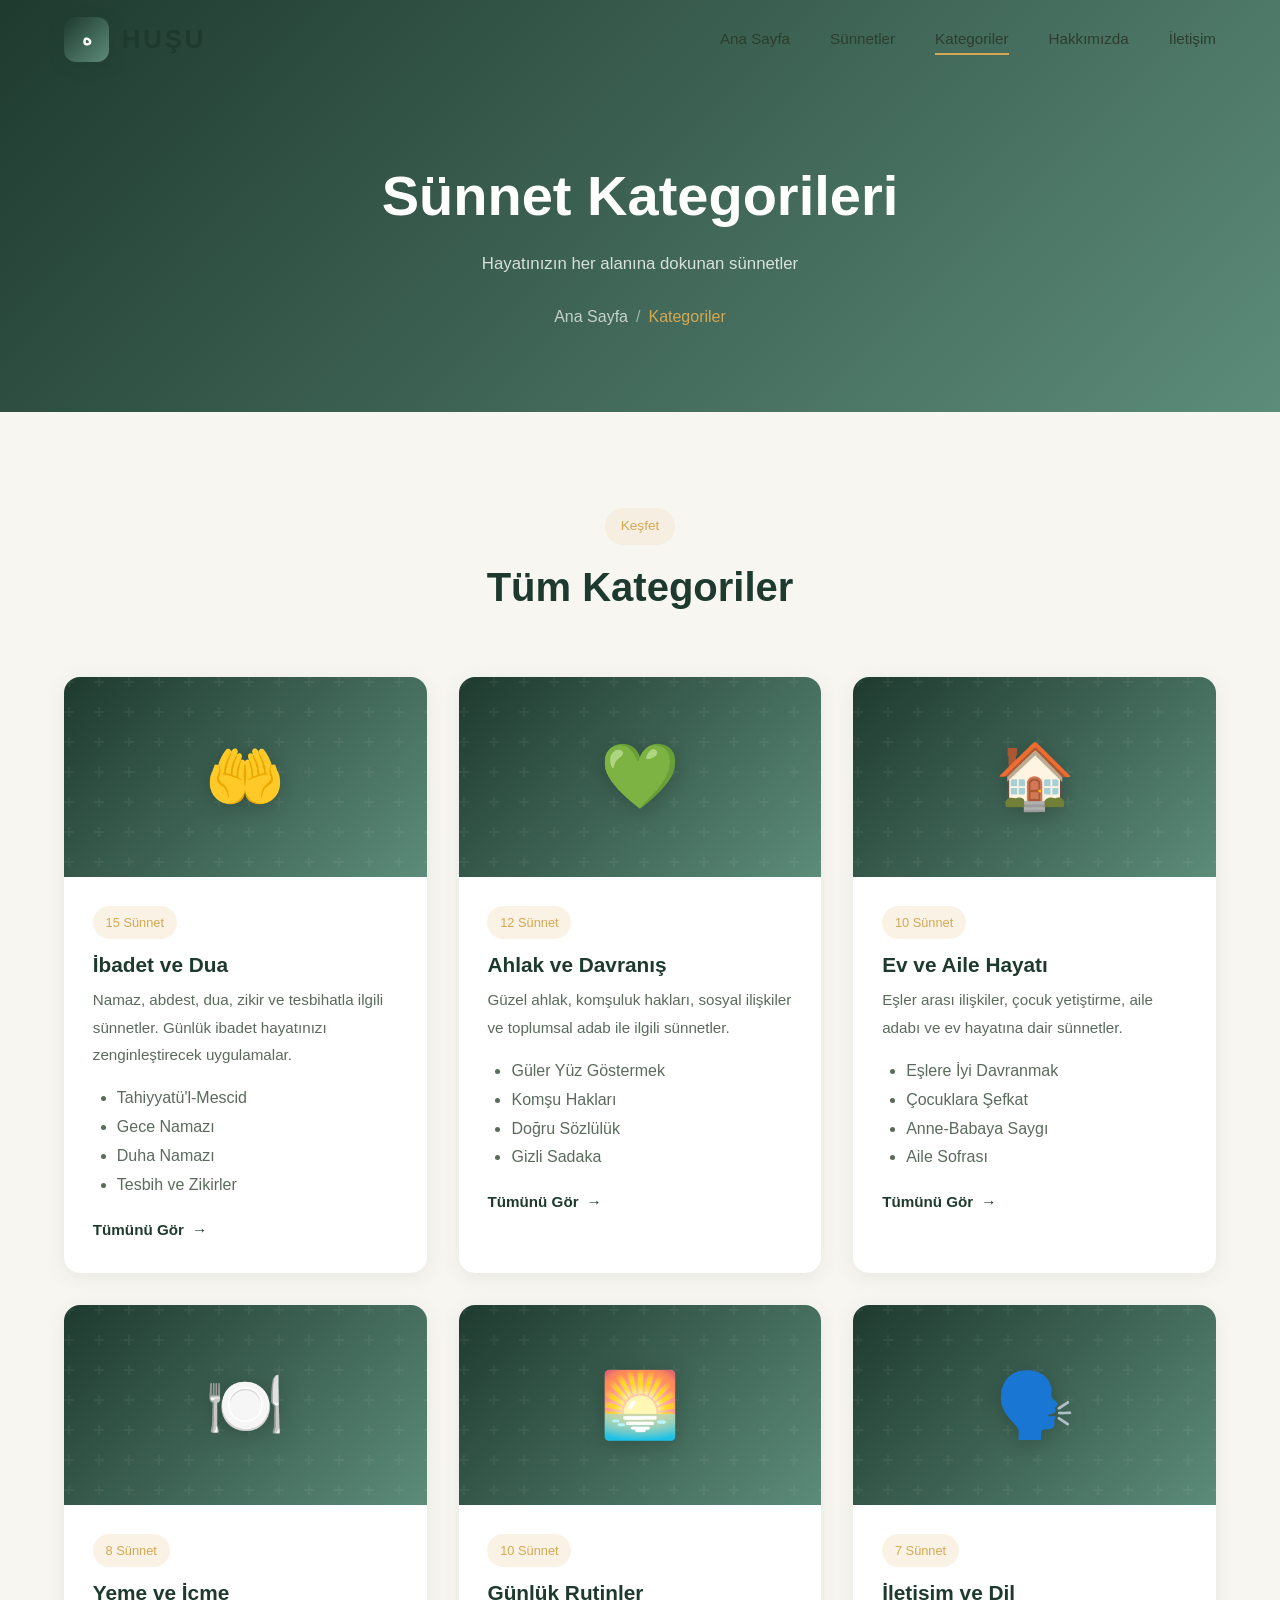
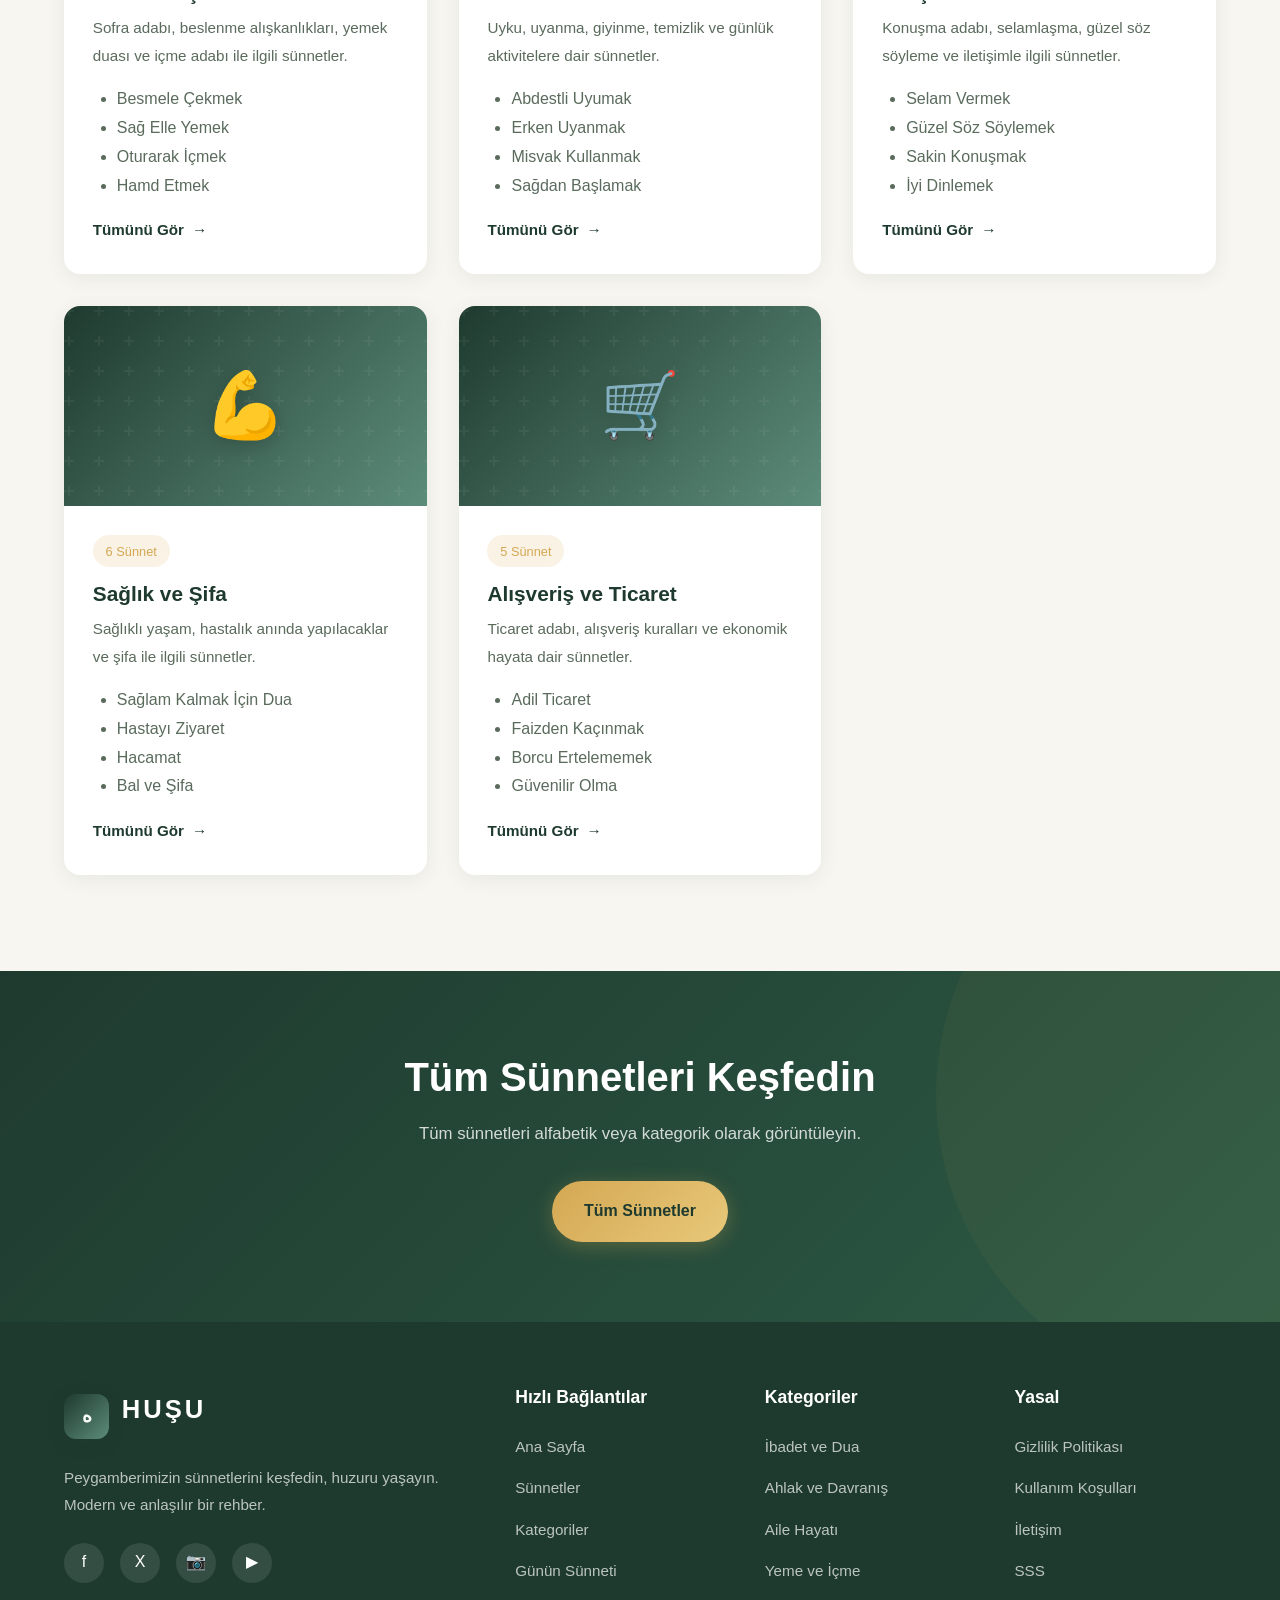
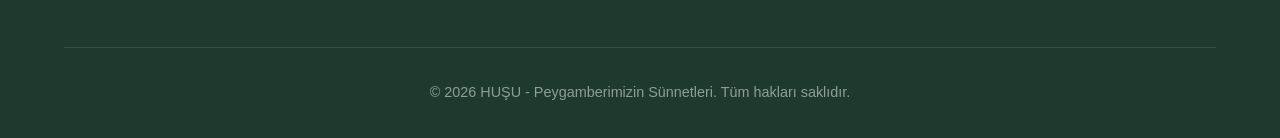
<file: kategoriler.html>
<!DOCTYPE html>
<html lang="tr">
<head>
    <meta charset="UTF-8">
    <meta name="viewport" content="width=device-width, initial-scale=1.0">
    <title>Kategoriler | HUŞU - Sünnet Kategorileri</title>
    <meta name="description" content="Peygamberimizin sünnetleri kategoriler halinde. İbadet, ahlak, aile, yemek ve daha fazlası.">
    <link rel="stylesheet" href="css/style.css">
<link rel="icon" href="data:image/svg+xml,%3Csvg xmlns='http://www.w3.org/2000/svg' viewBox='0 0 100 100'%3E%3Ctext y='.9em' font-size='90'%3E🌙%3C/text%3E%3C/svg%3E">
</head> 
<body>
    <!-- Loading Screen -->
    <div class="loader">
        <div class="loader-logo">HUŞU</div>
        <div class="loader-subtitle">HUZUR | SÜNNET | UMUT</div>
        <div class="loader-spinner"></div>
    </div>

    <!-- Navigation -->
    <nav class="navbar">
        <a href="index.html" class="logo">
            <div class="logo-icon">ه</div>
            <span class="logo-text">HUŞU</span>
        </a>
        <ul class="nav-links">
            <li><a href="index.html">Ana Sayfa</a></li>
            <li><a href="sunnetler.html">Sünnetler</a></li>
            <li><a href="kategoriler.html" class="active">Kategoriler</a></li>
            <li><a href="hakkimizda.html">Hakkımızda</a></li>
            <li><a href="iletisim.html">İletişim</a></li>
        </ul>
        <div class="mobile-menu-btn">
            <span></span><span></span><span></span>
        </div>
    </nav>

    <!-- Page Header -->
    <header class="page-header">
        <h1>Sünnet Kategorileri</h1>
        <p>Hayatınızın her alanına dokunan sünnetler</p>
        <nav class="breadcrumb">
            <a href="index.html">Ana Sayfa</a>
            <span class="breadcrumb-separator">/</span>
            <span class="breadcrumb-current">Kategoriler</span>
        </nav>
    </header>

    <!-- Categories Detail Section -->
    <section class="categories">
        <div class="section-header reveal">
            <span class="section-tag">Keşfet</span>
            <h2 class="section-title">Tüm Kategoriler</h2>
        </div>
        
        <div class="categories-grid">
            <!-- İbadet -->
            <article class="category-card reveal stagger-1">
                <div class="category-image">
                    <span class="category-icon">🤲</span>
                </div>
                <div class="category-content">
                    <span class="category-count">15 Sünnet</span>
                    <h3 class="category-title">İbadet ve Dua</h3>
                    <p class="category-description">
                        Namaz, abdest, dua, zikir ve tesbihatla ilgili sünnetler. Günlük ibadet hayatınızı zenginleştirecek uygulamalar.
                    </p>
                    <ul style="text-align: left; margin: 1rem 0; padding-left: 1.5rem; color: var(--text-light);">
                        <li>Tahiyyatü'l-Mescid</li>
                        <li>Gece Namazı</li>
                        <li>Duha Namazı</li>
                        <li>Tesbih ve Zikirler</li>
                    </ul>
                    <a href="kategori-ibadet.html" class="category-link">
                        <span>Tümünü Gör</span>
                        <span>→</span>
                    </a>
                </div>
            </article>

            <!-- Ahlak -->
            <article class="category-card reveal stagger-2">
                <div class="category-image">
                    <span class="category-icon">💚</span>
                </div>
                <div class="category-content">
                    <span class="category-count">12 Sünnet</span>
                    <h3 class="category-title">Ahlak ve Davranış</h3>
                    <p class="category-description">
                        Güzel ahlak, komşuluk hakları, sosyal ilişkiler ve toplumsal adab ile ilgili sünnetler.
                    </p>
                    <ul style="text-align: left; margin: 1rem 0; padding-left: 1.5rem; color: var(--text-light);">
                        <li>Güler Yüz Göstermek</li>
                        <li>Komşu Hakları</li>
                        <li>Doğru Sözlülük</li>
                        <li>Gizli Sadaka</li>
                    </ul>
                    <a href="kategori-ahlak.html" class="category-link">
                        <span>Tümünü Gör</span>
                        <span>→</span>
                    </a>
                </div>
            </article>

            <!-- Aile -->
            <article class="category-card reveal stagger-3">
                <div class="category-image">
                    <span class="category-icon">🏠</span>
                </div>
                <div class="category-content">
                    <span class="category-count">10 Sünnet</span>
                    <h3 class="category-title">Ev ve Aile Hayatı</h3>
                    <p class="category-description">
                        Eşler arası ilişkiler, çocuk yetiştirme, aile adabı ve ev hayatına dair sünnetler.
                    </p>
                    <ul style="text-align: left; margin: 1rem 0; padding-left: 1.5rem; color: var(--text-light);">
                        <li>Eşlere İyi Davranmak</li>
                        <li>Çocuklara Şefkat</li>
                        <li>Anne-Babaya Saygı</li>
                        <li>Aile Sofrası</li>
                    </ul>
                    <a href="kategori-aile.html" class="category-link">
                        <span>Tümünü Gör</span>
                        <span>→</span>
                    </a>
                </div>
            </article>

            <!-- Yemek -->
            <article class="category-card reveal stagger-4">
                <div class="category-image">
                    <span class="category-icon">🍽️</span>
                </div>
                <div class="category-content">
                    <span class="category-count">8 Sünnet</span>
                    <h3 class="category-title">Yeme ve İçme</h3>
                    <p class="category-description">
                        Sofra adabı, beslenme alışkanlıkları, yemek duası ve içme adabı ile ilgili sünnetler.
                    </p>
                    <ul style="text-align: left; margin: 1rem 0; padding-left: 1.5rem; color: var(--text-light);">
                        <li>Besmele Çekmek</li>
                        <li>Sağ Elle Yemek</li>
                        <li>Oturarak İçmek</li>
                        <li>Hamd Etmek</li>
                    </ul>
                    <a href="kategori-yemek.html" class="category-link">
                        <span>Tümünü Gör</span>
                        <span>→</span>
                    </a>
                </div>
            </article>

            <!-- Günlük -->
            <article class="category-card reveal stagger-5">
                <div class="category-image">
                    <span class="category-icon">🌅</span>
                </div>
                <div class="category-content">
                    <span class="category-count">10 Sünnet</span>
                    <h3 class="category-title">Günlük Rutinler</h3>
                    <p class="category-description">
                        Uyku, uyanma, giyinme, temizlik ve günlük aktivitelere dair sünnetler.
                    </p>
                    <ul style="text-align: left; margin: 1rem 0; padding-left: 1.5rem; color: var(--text-light);">
                        <li>Abdestli Uyumak</li>
                        <li>Erken Uyanmak</li>
                        <li>Misvak Kullanmak</li>
                        <li>Sağdan Başlamak</li>
                    </ul>
                    <a href="kategori-gunluk.html" class="category-link">
                        <span>Tümünü Gör</span>
                        <span>→</span>
                    </a>
                </div>
            </article>

            <!-- İletişim -->
            <article class="category-card reveal stagger-6">
                <div class="category-image">
                    <span class="category-icon">🗣️</span>
                </div>
                <div class="category-content">
                    <span class="category-count">7 Sünnet</span>
                    <h3 class="category-title">İletişim ve Dil</h3>
                    <p class="category-description">
                        Konuşma adabı, selamlaşma, güzel söz söyleme ve iletişimle ilgili sünnetler.
                    </p>
                    <ul style="text-align: left; margin: 1rem 0; padding-left: 1.5rem; color: var(--text-light);">
                        <li>Selam Vermek</li>
                        <li>Güzel Söz Söylemek</li>
                        <li>Sakin Konuşmak</li>
                        <li>İyi Dinlemek</li>
                    </ul>
                    <a href="kategori-iletisim.html" class="category-link">
                        <span>Tümünü Gör</span>
                        <span>→</span>
                    </a>
                </div>
            </article>

            <!-- Sağlık -->
            <article class="category-card reveal stagger-1">
                <div class="category-image">
                    <span class="category-icon">💪</span>
                </div>
                <div class="category-content">
                    <span class="category-count">6 Sünnet</span>
                    <h3 class="category-title">Sağlık ve Şifa</h3>
                    <p class="category-description">
                        Sağlıklı yaşam, hastalık anında yapılacaklar ve şifa ile ilgili sünnetler.
                    </p>
                    <ul style="text-align: left; margin: 1rem 0; padding-left: 1.5rem; color: var(--text-light);">
                        <li>Sağlam Kalmak İçin Dua</li>
                        <li>Hastayı Ziyaret</li>
                        <li>Hacamat</li>
                        <li>Bal ve Şifa</li>
                    </ul>
                    <a href="kategori-saglik.html" class="category-link">
                        <span>Tümünü Gör</span>
                        <span>→</span>
                    </a>
                </div>
            </article>

            <!-- Alışveriş -->
            <article class="category-card reveal stagger-2">
                <div class="category-image">
                    <span class="category-icon">🛒</span>
                </div>
                <div class="category-content">
                    <span class="category-count">5 Sünnet</span>
                    <h3 class="category-title">Alışveriş ve Ticaret</h3>
                    <p class="category-description">
                        Ticaret adabı, alışveriş kuralları ve ekonomik hayata dair sünnetler.
                    </p>
                    <ul style="text-align: left; margin: 1rem 0; padding-left: 1.5rem; color: var(--text-light);">
                        <li>Adil Ticaret</li>
                        <li>Faizden Kaçınmak</li>
                        <li>Borcu Ertelememek</li>
                        <li>Güvenilir Olma</li>
                    </ul>
                    <a href="kategori-ticaret.html" class="category-link">
                        <span>Tümünü Gör</span>
                        <span>→</span>
                    </a>
                </div>
            </article>
        </div>
    </section>

    <!-- CTA Section -->
    <section class="hadith-section">
        <div class="hadith-container" style="text-align: center;">
            <h2 style="color: var(--white); margin-bottom: 1rem;">Tüm Sünnetleri Keşfedin</h2>
            <p style="color: rgba(255,255,255,0.8); margin-bottom: 2rem;">
                Tüm sünnetleri alfabetik veya kategorik olarak görüntüleyin.
            </p>
            <a href="sunnetler.html" class="btn btn-gold">Tüm Sünnetler</a>
        </div>
    </section>

      <!-- Footer -->
    <footer class="footer" role="contentinfo">
        <div class="footer-content">
            <div class="footer-brand">
                <div class="logo" style="margin-bottom: 1rem;">
                    <div class="logo-icon">ه</div>
                    <span class="logo-text">HUŞU</span>
                </div>
                <p>
                    Peygamberimizin sünnetlerini keşfedin, huzuru yaşayın. 
                    Modern ve anlaşılır bir rehber.
                </p>
                <div class="footer-social">
                    <a href="#" aria-label="Facebook"><span>f</span></a>
                    <a href="#" aria-label="Twitter"><span>X</span></a>
                    <a href="#" aria-label="Instagram"><span>📷</span></a>
                    <a href="#" aria-label="YouTube"><span>▶</span></a>
                </div>
            </div>
            
            <div class="footer-column">
                <h4 class="footer-title">Hızlı Bağlantılar</h4>
                <ul class="footer-links">
                    <li><a href="index.html">Ana Sayfa</a></li>
                    <li><a href="sunnetler.html">Sünnetler</a></li>
                    <li><a href="kategoriler.html">Kategoriler</a></li>
                    <li><a href="gunluk-sunnet.html">Günün Sünneti</a></li>
                </ul>
            </div>
            
            <div class="footer-column">
                <h4 class="footer-title">Kategoriler</h4>
                <ul class="footer-links">
                    <li><a href="kategori-ibadet.html">İbadet ve Dua</a></li>
                    <li><a href="kategori-ahlak.html">Ahlak ve Davranış</a></li>
                    <li><a href="kategori-aile.html">Aile Hayatı</a></li>
                    <li><a href="kategori-yemek.html">Yeme ve İçme</a></li>
                </ul>
            </div>
            
            <div class="footer-column">
                <h4 class="footer-title">Yasal</h4>
                <ul class="footer-links">
                    <li><a href="gizlilik.html">Gizlilik Politikası</a></li>
                    <li><a href="kullanim-kosullari.html">Kullanım Koşulları</a></li>
                    <li><a href="iletisim.html">İletişim</a></li>
                    <li><a href="sss.html">SSS</a></li>
                </ul>
            </div>
        </div>
        
        <div class="footer-bottom">
            <p>&copy; 2026 HUŞU - Peygamberimizin Sünnetleri. Tüm hakları saklıdır.</p>
        </div>
    </footer>

    <button class="back-to-top">↑</button>
    <script src="js/main.js"></script>
</body>
</html>
</file>
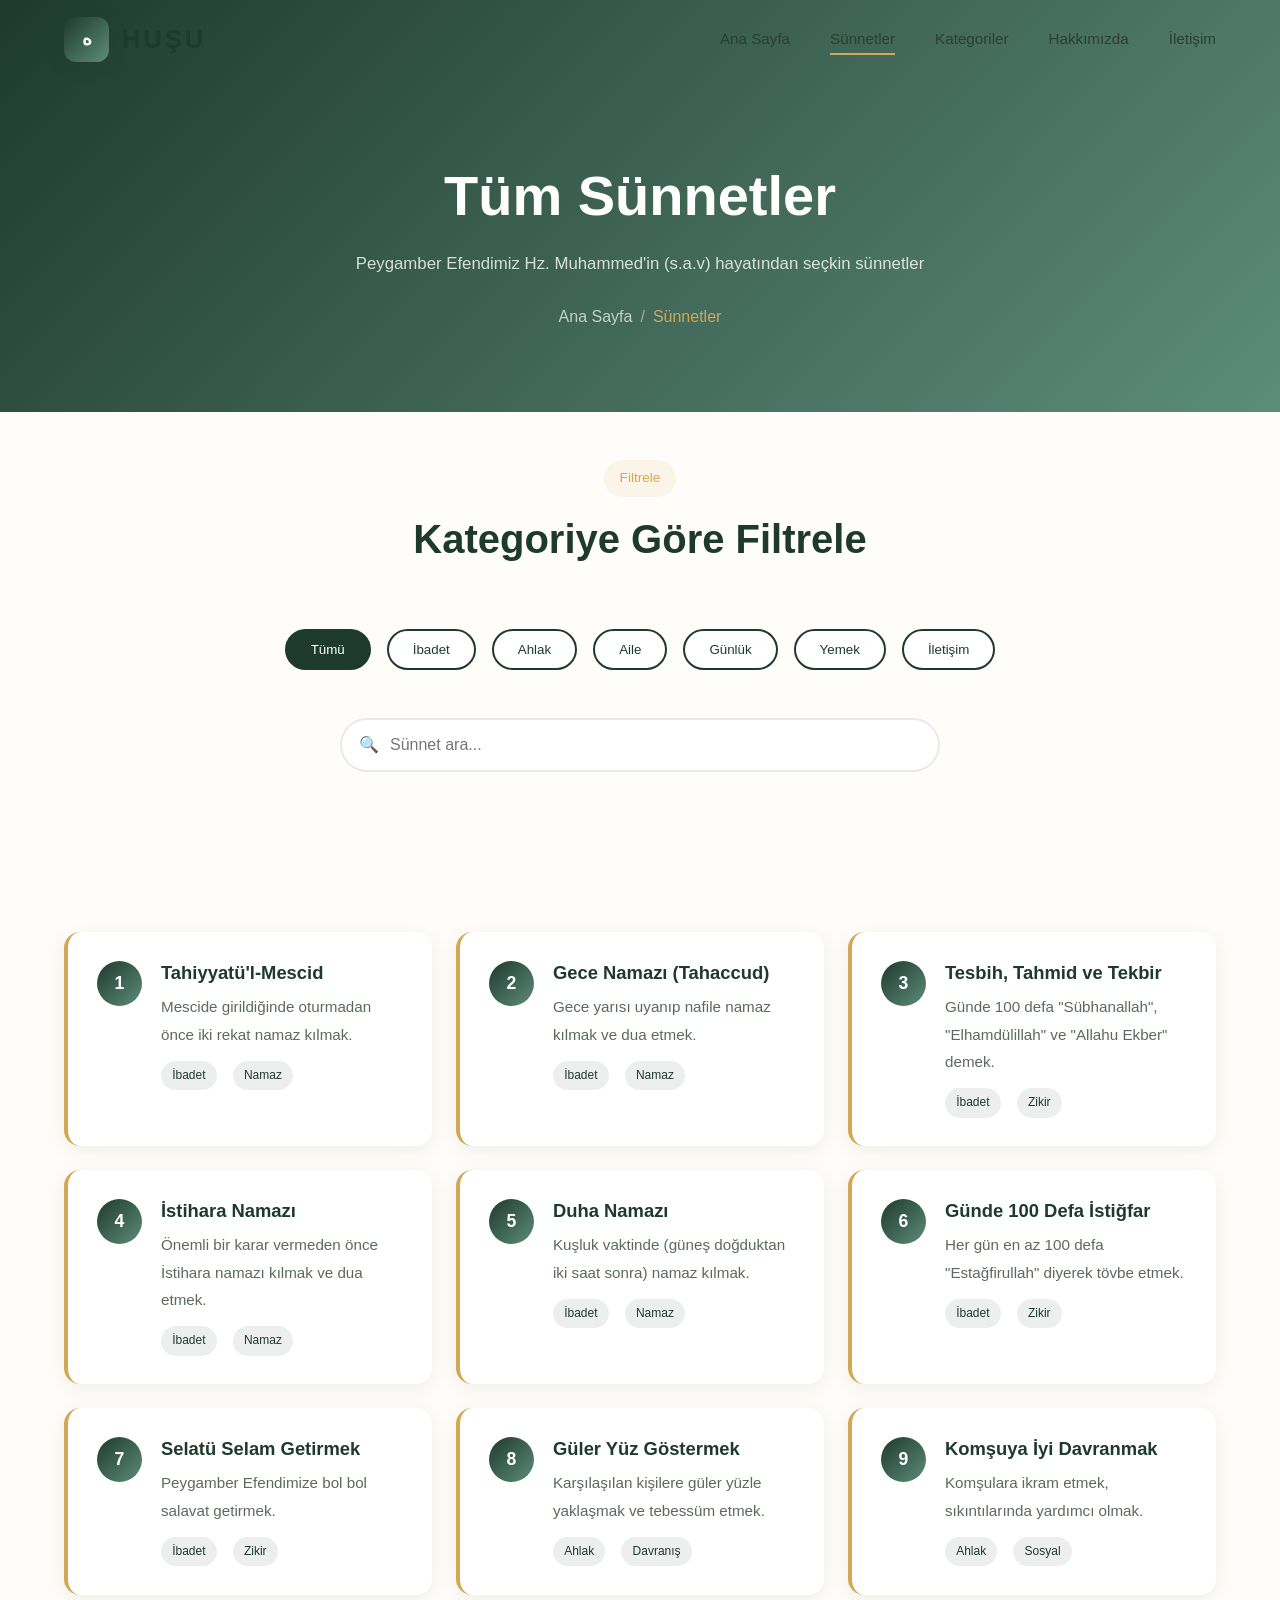
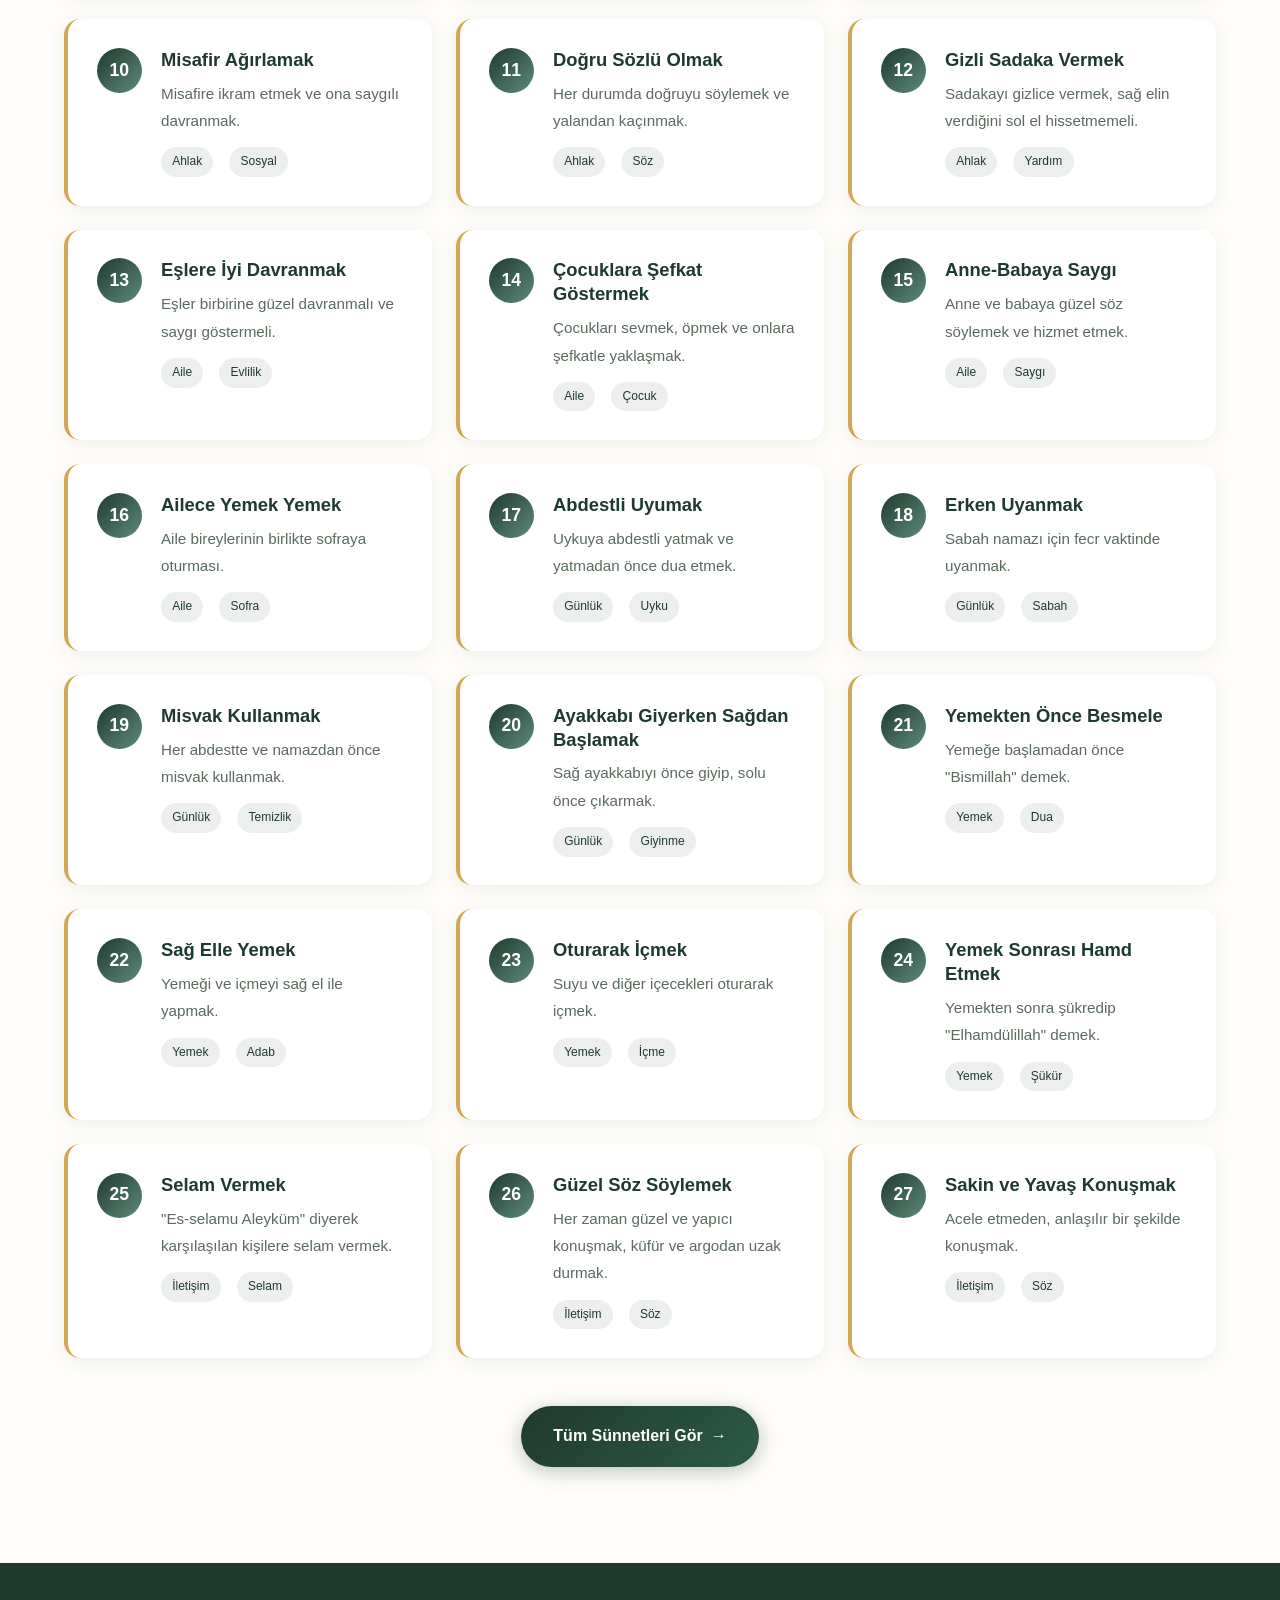
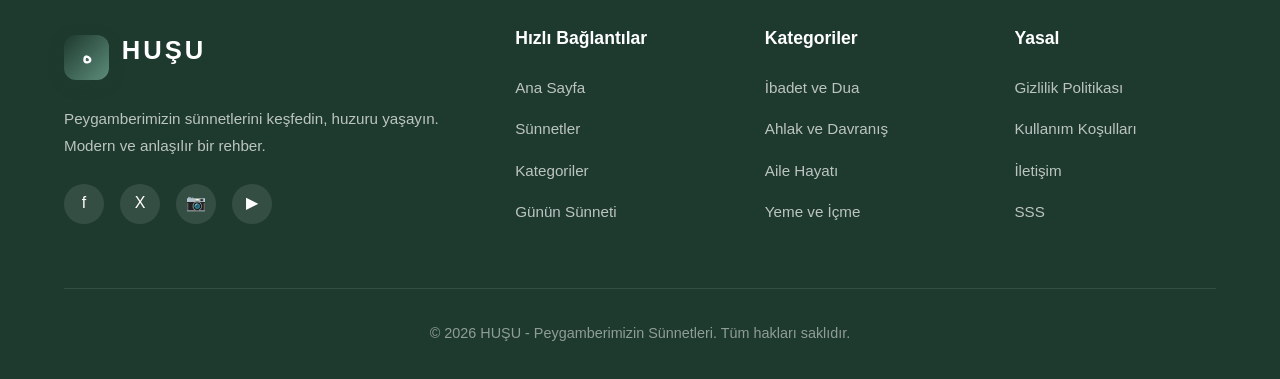
<file: sunnetler.html>
<!DOCTYPE html>
<html lang="tr">
<head>
    <meta charset="UTF-8">
    <meta name="viewport" content="width=device-width, initial-scale=1.0">
    <meta http-equiv="X-UA-Compatible" content="IE=edge">
    
    <!-- SEO Meta Tags -->
    <title>Tüm Sünnetler | HUŞU - Peygamberimizin Sünnetleri Kataloğu</title>
    <meta name="description" content="Peygamber Efendimizin tüm sünnetlerini kategorilere göre keşfedin. İbadet, ahlak, aile hayatı ve daha fazlası. Detaylı açıklamalar ve kaynaklarıyla.">
    <meta name="keywords" content="sünnetler listesi, peygamber sünnetleri, İslam sünnetleri, sünnet-i seniyye, hadisler, İslami rehber">
    <meta name="author" content="HUŞU">
    <meta name="robots" content="index, follow">
    
    <!-- Open Graph -->
    <meta property="og:type" content="website">
    <meta property="og:url" content="https://husu.com.tr/sunnetler.html">
    <meta property="og:title" content="Tüm Sünnetler | HUŞU">
    <meta property="og:description" content="Peygamberimizin sünnetlerini keşfedin. 100'den fazla sünnet detaylı açıklamalarıyla.">
    
    <!-- Favicon -->
    <link rel="icon" type="image/svg+xml" href="data:image/svg+xml,<svg xmlns='http://www.w3.org/2000/svg' viewBox='0 0 100 100'><text y='.9em' font-size='90'>🌙</text></svg>">
    
    <!-- Styles -->
    <link rel="stylesheet" href="css/style.css">
</head>
<body>
    <!-- Loading Screen -->
    <div class="loader">
        <div class="loader-logo">HUŞU</div>
        <div class="loader-subtitle">HUZUR | SÜNNET | UMUT</div>
        <div class="loader-spinner"></div>
    </div>

    <!-- Navigation -->
    <nav class="navbar" role="navigation" aria-label="Ana menü">
        <a href="index.html" class="logo" aria-label="HUŞU Ana Sayfa">
            <div class="logo-icon">ه</div>
            <span class="logo-text">HUŞU</span>
        </a>
        
        <ul class="nav-links">
            <li><a href="index.html">Ana Sayfa</a></li>
            <li><a href="sunnetler.html" class="active">Sünnetler</a></li>
            <li><a href="kategoriler.html">Kategoriler</a></li>
            <li><a href="hakkimizda.html">Hakkımızda</a></li>
            <li><a href="iletisim.html">İletişim</a></li>
        </ul>
        
        <div class="mobile-menu-btn" role="button" aria-label="Menüyü Aç/Kapat" tabindex="0">
            <span></span>
            <span></span>
            <span></span>
        </div>
    </nav>

    <!-- Page Header -->
    <header class="page-header">
        <h1>Tüm Sünnetler</h1>
        <p>Peygamber Efendimiz Hz. Muhammed'in (s.a.v) hayatından seçkin sünnetler</p>
        
        <nav class="breadcrumb" aria-label="Breadcrumb">
            <a href="index.html">Ana Sayfa</a>
            <span class="breadcrumb-separator">/</span>
            <span class="breadcrumb-current">Sünnetler</span>
        </nav>
    </header>

    <!-- Filter Section -->
    <section class="sunnetler-list" style="padding-top: 3rem;">
        <div class="section-header reveal">
            <span class="section-tag">Filtrele</span>
            <h2 class="section-title">Kategoriye Göre Filtrele</h2>
        </div>
        
        <div class="filter-buttons reveal">
            <button class="filter-btn active" data-filter="all">Tümü</button>
            <button class="filter-btn" data-filter="ibadet">İbadet</button>
            <button class="filter-btn" data-filter="ahlak">Ahlak</button>
            <button class="filter-btn" data-filter="aile">Aile</button>
            <button class="filter-btn" data-filter="gunluk">Günlük</button>
            <button class="filter-btn" data-filter="yemek">Yemek</button>
            <button class="filter-btn" data-filter="iletisim">İletişim</button>
        </div>
        
        <!-- Search Box -->
        <div class="search-container reveal">
            <span class="search-icon">🔍</span>
            <input type="text" class="search-input" placeholder="Sünnet ara..." aria-label="Sünnet ara">
        </div>
    </section>

    <!-- Sünnetler List Section -->
    <section class="sunnetler-list" style="padding-top: 1rem;">
        <div class="sunnetler-grid">
            <!-- İbadet Sünnetleri -->
            <article class="sunnet-card reveal" data-category="ibadet" data-search="tahiyyat mescid namaz abdest">
                <div class="sunnet-number">1</div>
                <div class="sunnet-content">
                    <h3>Tahiyyatü'l-Mescid</h3>
                    <p>Mescide girildiğinde oturmadan önce iki rekat namaz kılmak.</p>
                    <div class="sunnet-meta">
                        <span class="sunnet-tag">İbadet</span>
                        <span class="sunnet-tag">Namaz</span>
                    </div>
                </div>
            </article>
            
            <article class="sunnet-card reveal" data-category="ibadet" data-search="gece namazı tahaccud teheccüd">
                <div class="sunnet-number">2</div>
                <div class="sunnet-content">
                    <h3>Gece Namazı (Tahaccud)</h3>
                    <p>Gece yarısı uyanıp nafile namaz kılmak ve dua etmek.</p>
                    <div class="sunnet-meta">
                        <span class="sunnet-tag">İbadet</span>
                        <span class="sunnet-tag">Namaz</span>
                    </div>
                </div>
            </article>
            
            <article class="sunnet-card reveal" data-category="ibadet" data-search="tesbih subhanallah tekbir">
                <div class="sunnet-number">3</div>
                <div class="sunnet-content">
                    <h3>Tesbih, Tahmid ve Tekbir</h3>
                    <p>Günde 100 defa "Sübhanallah", "Elhamdülillah" ve "Allahu Ekber" demek.</p>
                    <div class="sunnet-meta">
                        <span class="sunnet-tag">İbadet</span>
                        <span class="sunnet-tag">Zikir</span>
                    </div>
                </div>
            </article>
            
            <article class="sunnet-card reveal" data-category="ibadet" data-search="istikara namazı istihare karar">
                <div class="sunnet-number">4</div>
                <div class="sunnet-content">
                    <h3>İstihara Namazı</h3>
                    <p>Önemli bir karar vermeden önce İstihara namazı kılmak ve dua etmek.</p>
                    <div class="sunnet-meta">
                        <span class="sunnet-tag">İbadet</span>
                        <span class="sunnet-tag">Namaz</span>
                    </div>
                </div>
            </article>
            
            <article class="sunnet-card reveal" data-category="ibadet" data-search="duha namazı kuşluk gündüz">
                <div class="sunnet-number">5</div>
                <div class="sunnet-content">
                    <h3>Duha Namazı</h3>
                    <p>Kuşluk vaktinde (güneş doğduktan iki saat sonra) namaz kılmak.</p>
                    <div class="sunnet-meta">
                        <span class="sunnet-tag">İbadet</span>
                        <span class="sunnet-tag">Namaz</span>
                    </div>
                </div>
            </article>
            
            <article class="sunnet-card reveal" data-category="ibadet" data-search="tevbe istiğfar günah af">
                <div class="sunnet-number">6</div>
                <div class="sunnet-content">
                    <h3>Günde 100 Defa İstiğfar</h3>
                    <p>Her gün en az 100 defa "Estağfirullah" diyerek tövbe etmek.</p>
                    <div class="sunnet-meta">
                        <span class="sunnet-tag">İbadet</span>
                        <span class="sunnet-tag">Zikir</span>
                    </div>
                </div>
            </article>
            
            <article class="sunnet-card reveal" data-category="ibadet" data-search="selatü selam salavat">
                <div class="sunnet-number">7</div>
                <div class="sunnet-content">
                    <h3>Selatü Selam Getirmek</h3>
                    <p>Peygamber Efendimize bol bol salavat getirmek.</p>
                    <div class="sunnet-meta">
                        <span class="sunnet-tag">İbadet</span>
                        <span class="sunnet-tag">Zikir</span>
                    </div>
                </div>
            </article>
            
            <!-- Ahlak Sünnetleri -->
            <article class="sunnet-card reveal" data-category="ahlak" data-search="güler yüz tebessüm gülümseme">
                <div class="sunnet-number">8</div>
                <div class="sunnet-content">
                    <h3>Güler Yüz Göstermek</h3>
                    <p>Karşılaşılan kişilere güler yüzle yaklaşmak ve tebessüm etmek.</p>
                    <div class="sunnet-meta">
                        <span class="sunnet-tag">Ahlak</span>
                        <span class="sunnet-tag">Davranış</span>
                    </div>
                </div>
            </article>
            
            <article class="sunnet-card reveal" data-category="ahlak" data-search="komşu hakkı iyilik yardım">
                <div class="sunnet-number">9</div>
                <div class="sunnet-content">
                    <h3>Komşuya İyi Davranmak</h3>
                    <p>Komşulara ikram etmek, sıkıntılarında yardımcı olmak.</p>
                    <div class="sunnet-meta">
                        <span class="sunnet-tag">Ahlak</span>
                        <span class="sunnet-tag">Sosyal</span>
                    </div>
                </div>
            </article>
            
            <article class="sunnet-card reveal" data-category="ahlak" data-search="misafir ağırlama ikram">
                <div class="sunnet-number">10</div>
                <div class="sunnet-content">
                    <h3>Misafir Ağırlamak</h3>
                    <p>Misafire ikram etmek ve ona saygılı davranmak.</p>
                    <div class="sunnet-meta">
                        <span class="sunnet-tag">Ahlak</span>
                        <span class="sunnet-tag">Sosyal</span>
                    </div>
                </div>
            </article>
            
            <article class="sunnet-card reveal" data-category="ahlak" data-search="yalan söz doğruluk">
                <div class="sunnet-number">11</div>
                <div class="sunnet-content">
                    <h3>Doğru Sözlü Olmak</h3>
                    <p>Her durumda doğruyu söylemek ve yalandan kaçınmak.</p>
                    <div class="sunnet-meta">
                        <span class="sunnet-tag">Ahlak</span>
                        <span class="sunnet-tag">Söz</span>
                    </div>
                </div>
            </article>
            
            <article class="sunnet-card reveal" data-category="ahlak" data-search="sadaka yardım fakir fukara">
                <div class="sunnet-number">12</div>
                <div class="sunnet-content">
                    <h3>Gizli Sadaka Vermek</h3>
                    <p>Sadakayı gizlice vermek, sağ elin verdiğini sol el hissetmemeli.</p>
                    <div class="sunnet-meta">
                        <span class="sunnet-tag">Ahlak</span>
                        <span class="sunnet-tag">Yardım</span>
                    </div>
                </div>
            </article>
            
            <!-- Aile Sünnetleri -->
            <article class="sunnet-card reveal" data-category="aile" data-search="eş eşlere iyi davranmak kadın">
                <div class="sunnet-number">13</div>
                <div class="sunnet-content">
                    <h3>Eşlere İyi Davranmak</h3>
                    <p>Eşler birbirine güzel davranmalı ve saygı göstermeli.</p>
                    <div class="sunnet-meta">
                        <span class="sunnet-tag">Aile</span>
                        <span class="sunnet-tag">Evlilik</span>
                    </div>
                </div>
            </article>
            
            <article class="sunnet-card reveal" data-category="aile" data-search="çocuk sevgi şefkat öpücük">
                <div class="sunnet-number">14</div>
                <div class="sunnet-content">
                    <h3>Çocuklara Şefkat Göstermek</h3>
                    <p>Çocukları sevmek, öpmek ve onlara şefkatle yaklaşmak.</p>
                    <div class="sunnet-meta">
                        <span class="sunnet-tag">Aile</span>
                        <span class="sunnet-tag">Çocuk</span>
                    </div>
                </div>
            </article>
            
            <article class="sunnet-card reveal" data-category="aile" data-search="anne baba hakkı sayg">
                <div class="sunnet-number">15</div>
                <div class="sunnet-content">
                    <h3>Anne-Babaya Saygı</h3>
                    <p>Anne ve babaya güzel söz söylemek ve hizmet etmek.</p>
                    <div class="sunnet-meta">
                        <span class="sunnet-tag">Aile</span>
                        <span class="sunnet-tag">Saygı</span>
                    </div>
                </div>
            </article>
            
            <article class="sunnet-card reveal" data-category="aile" data-search="aile sofrası birlikte yemek">
                <div class="sunnet-number">16</div>
                <div class="sunnet-content">
                    <h3>Ailece Yemek Yemek</h3>
                    <p>Aile bireylerinin birlikte sofraya oturması.</p>
                    <div class="sunnet-meta">
                        <span class="sunnet-tag">Aile</span>
                        <span class="sunnet-tag">Sofra</span>
                    </div>
                </div>
            </article>
            
            <!-- Günlük Sünnetler -->
            <article class="sunnet-card reveal" data-category="gunluk" data-search="uyuma yatma abdest dua">
                <div class="sunnet-number">17</div>
                <div class="sunnet-content">
                    <h3>Abdestli Uyumak</h3>
                    <p>Uykuya abdestli yatmak ve yatmadan önce dua etmek.</p>
                    <div class="sunnet-meta">
                        <span class="sunnet-tag">Günlük</span>
                        <span class="sunnet-tag">Uyku</span>
                    </div>
                </div>
            </article>
            
            <article class="sunnet-card reveal" data-category="gunluk" data-search="sabah erken kalkma fecr">
                <div class="sunnet-number">18</div>
                <div class="sunnet-content">
                    <h3>Erken Uyanmak</h3>
                    <p>Sabah namazı için fecr vaktinde uyanmak.</p>
                    <div class="sunnet-meta">
                        <span class="sunnet-tag">Günlük</span>
                        <span class="sunnet-tag">Sabah</span>
                    </div>
                </div>
            </article>
            
            <article class="sunnet-card reveal" data-category="gunluk" data-search="misvak ağız temizlik">
                <div class="sunnet-number">19</div>
                <div class="sunnet-content">
                    <h3>Misvak Kullanmak</h3>
                    <p>Her abdestte ve namazdan önce misvak kullanmak.</p>
                    <div class="sunnet-meta">
                        <span class="sunnet-tag">Günlük</span>
                        <span class="sunnet-tag">Temizlik</span>
                    </div>
                </div>
            </article>
            
            <article class="sunnet-card reveal" data-category="gunluk" data-search="ayakkabı giyinme sağ sol">
                <div class="sunnet-number">20</div>
                <div class="sunnet-content">
                    <h3>Ayakkabı Giyerken Sağdan Başlamak</h3>
                    <p>Sağ ayakkabıyı önce giyip, solu önce çıkarmak.</p>
                    <div class="sunnet-meta">
                        <span class="sunnet-tag">Günlük</span>
                        <span class="sunnet-tag">Giyinme</span>
                    </div>
                </div>
            </article>
            
            <!-- Yemek Sünnetleri -->
            <article class="sunnet-card reveal" data-category="yemek" data-search="besmele yemek dua bismillah">
                <div class="sunnet-number">21</div>
                <div class="sunnet-content">
                    <h3>Yemekten Önce Besmele</h3>
                    <p>Yemeğe başlamadan önce "Bismillah" demek.</p>
                    <div class="sunnet-meta">
                        <span class="sunnet-tag">Yemek</span>
                        <span class="sunnet-tag">Dua</span>
                    </div>
                </div>
            </article>
            
            <article class="sunnet-card reveal" data-category="yemek" data-search="sağ elle yemek sol">
                <div class="sunnet-number">22</div>
                <div class="sunnet-content">
                    <h3>Sağ Elle Yemek</h3>
                    <p>Yemeği ve içmeyi sağ el ile yapmak.</p>
                    <div class="sunnet-meta">
                        <span class="sunnet-tag">Yemek</span>
                        <span class="sunnet-tag">Adab</span>
                    </div>
                </div>
            </article>
            
            <article class="sunnet-card reveal" data-category="yemek" data-search="oturarak içmek su">
                <div class="sunnet-number">23</div>
                <div class="sunnet-content">
                    <h3>Oturarak İçmek</h3>
                    <p>Suyu ve diğer içecekleri oturarak içmek.</p>
                    <div class="sunnet-meta">
                        <span class="sunnet-tag">Yemek</span>
                        <span class="sunnet-tag">İçme</span>
                    </div>
                </div>
            </article>
            
            <article class="sunnet-card reveal" data-category="yemek" data-search="yemek sonrası hamd elhamdülillah">
                <div class="sunnet-number">24</div>
                <div class="sunnet-content">
                    <h3>Yemek Sonrası Hamd Etmek</h3>
                    <p>Yemekten sonra şükredip "Elhamdülillah" demek.</p>
                    <div class="sunnet-meta">
                        <span class="sunnet-tag">Yemek</span>
                        <span class="sunnet-tag">Şükür</span>
                    </div>
                </div>
            </article>
            
            <!-- İletişim Sünnetleri -->
            <article class="sunnet-card reveal" data-category="iletisim" data-search="selam vermek selamlaşma">
                <div class="sunnet-number">25</div>
                <div class="sunnet-content">
                    <h3>Selam Vermek</h3>
                    <p>"Es-selamu Aleyküm" diyerek karşılaşılan kişilere selam vermek.</p>
                    <div class="sunnet-meta">
                        <span class="sunnet-tag">İletişim</span>
                        <span class="sunnet-tag">Selam</span>
                    </div>
                </div>
            </article>
            
            <article class="sunnet-card reveal" data-category="iletisim" data-search="güzel söz tatlı dil">
                <div class="sunnet-number">26</div>
                <div class="sunnet-content">
                    <h3>Güzel Söz Söylemek</h3>
                    <p>Her zaman güzel ve yapıcı konuşmak, küfür ve argodan uzak durmak.</p>
                    <div class="sunnet-meta">
                        <span class="sunnet-tag">İletişim</span>
                        <span class="sunnet-tag">Söz</span>
                    </div>
                </div>
            </article>
            
            <article class="sunnet-card reveal" data-category="iletisim" data-search="sakin konuşmak yavaş">
                <div class="sunnet-number">27</div>
                <div class="sunnet-content">
                    <h3>Sakin ve Yavaş Konuşmak</h3>
                    <p>Acele etmeden, anlaşılır bir şekilde konuşmak.</p>
                    <div class="sunnet-meta">
                        <span class="sunnet-tag">İletişim</span>
                        <span class="sunnet-tag">Söz</span>
                    </div>
                </div>
            </article>
        </div>
        
        <!-- Load More Button -->
        <div style="text-align: center; margin-top: 3rem;">
            <a href="detay/tum-sunnetler.html" class="btn btn-primary">
                <span>Tüm Sünnetleri Gör</span>
                <span>→</span>
            </a>
        </div>
    </section>

    <!-- Footer -->
    <footer class="footer" role="contentinfo">
        <div class="footer-content">
            <div class="footer-brand">
                <div class="logo" style="margin-bottom: 1rem;">
                    <div class="logo-icon">ه</div>
                    <span class="logo-text">HUŞU</span>
                </div>
                <p>
                    Peygamberimizin sünnetlerini keşfedin, huzuru yaşayın. 
                    Modern ve anlaşılır bir rehber.
                </p>
                <div class="footer-social">
                    <a href="#" aria-label="Facebook"><span>f</span></a>
                    <a href="#" aria-label="Twitter"><span>X</span></a>
                    <a href="#" aria-label="Instagram"><span>📷</span></a>
                    <a href="#" aria-label="YouTube"><span>▶</span></a>
                </div>
            </div>
            
            <div class="footer-column">
                <h4 class="footer-title">Hızlı Bağlantılar</h4>
                <ul class="footer-links">
                    <li><a href="index.html">Ana Sayfa</a></li>
                    <li><a href="sunnetler.html">Sünnetler</a></li>
                    <li><a href="kategoriler.html">Kategoriler</a></li>
                    <li><a href="gunluk-sunnet.html">Günün Sünneti</a></li>
                </ul>
            </div>
            
            <div class="footer-column">
                <h4 class="footer-title">Kategoriler</h4>
                <ul class="footer-links">
                    <li><a href="kategori-ibadet.html">İbadet ve Dua</a></li>
                    <li><a href="kategori-ahlak.html">Ahlak ve Davranış</a></li>
                    <li><a href="kategori-aile.html">Aile Hayatı</a></li>
                    <li><a href="kategori-yemek.html">Yeme ve İçme</a></li>
                </ul>
            </div>
            
            <div class="footer-column">
                <h4 class="footer-title">Yasal</h4>
                <ul class="footer-links">
                    <li><a href="gizlilik.html">Gizlilik Politikası</a></li>
                    <li><a href="kullanim-kosullari.html">Kullanım Koşulları</a></li>
                    <li><a href="iletisim.html">İletişim</a></li>
                    <li><a href="sss.html">SSS</a></li>
                </ul>
            </div>
        </div>
        
        <div class="footer-bottom">
            <p>&copy; 2026 HUŞU - Peygamberimizin Sünnetleri. Tüm hakları saklıdır.</p>
        </div>
    </footer>

    <!-- Back to Top Button -->
    <button class="back-to-top" aria-label="Yukarı çık">↑</button>

    <!-- Scripts -->
    <script src="js/main.js"></script>
</body>
</html>
</file>
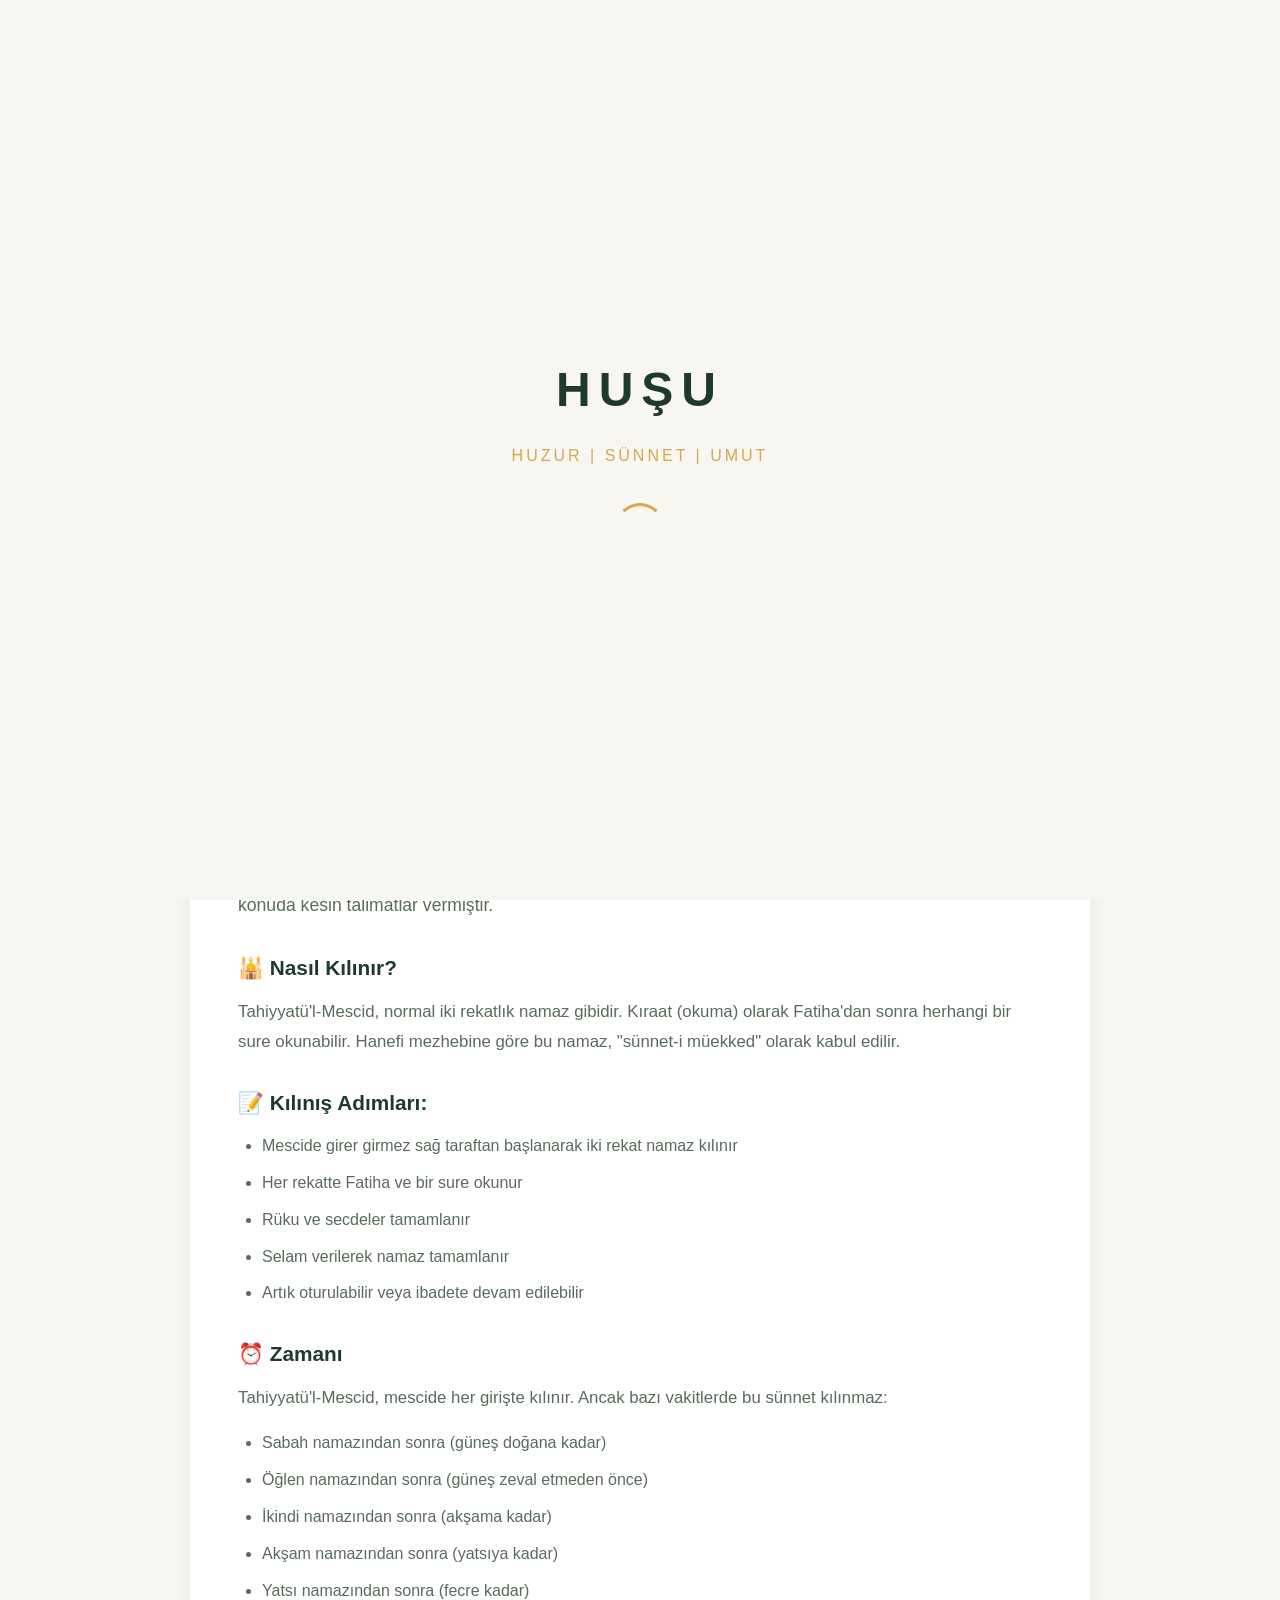
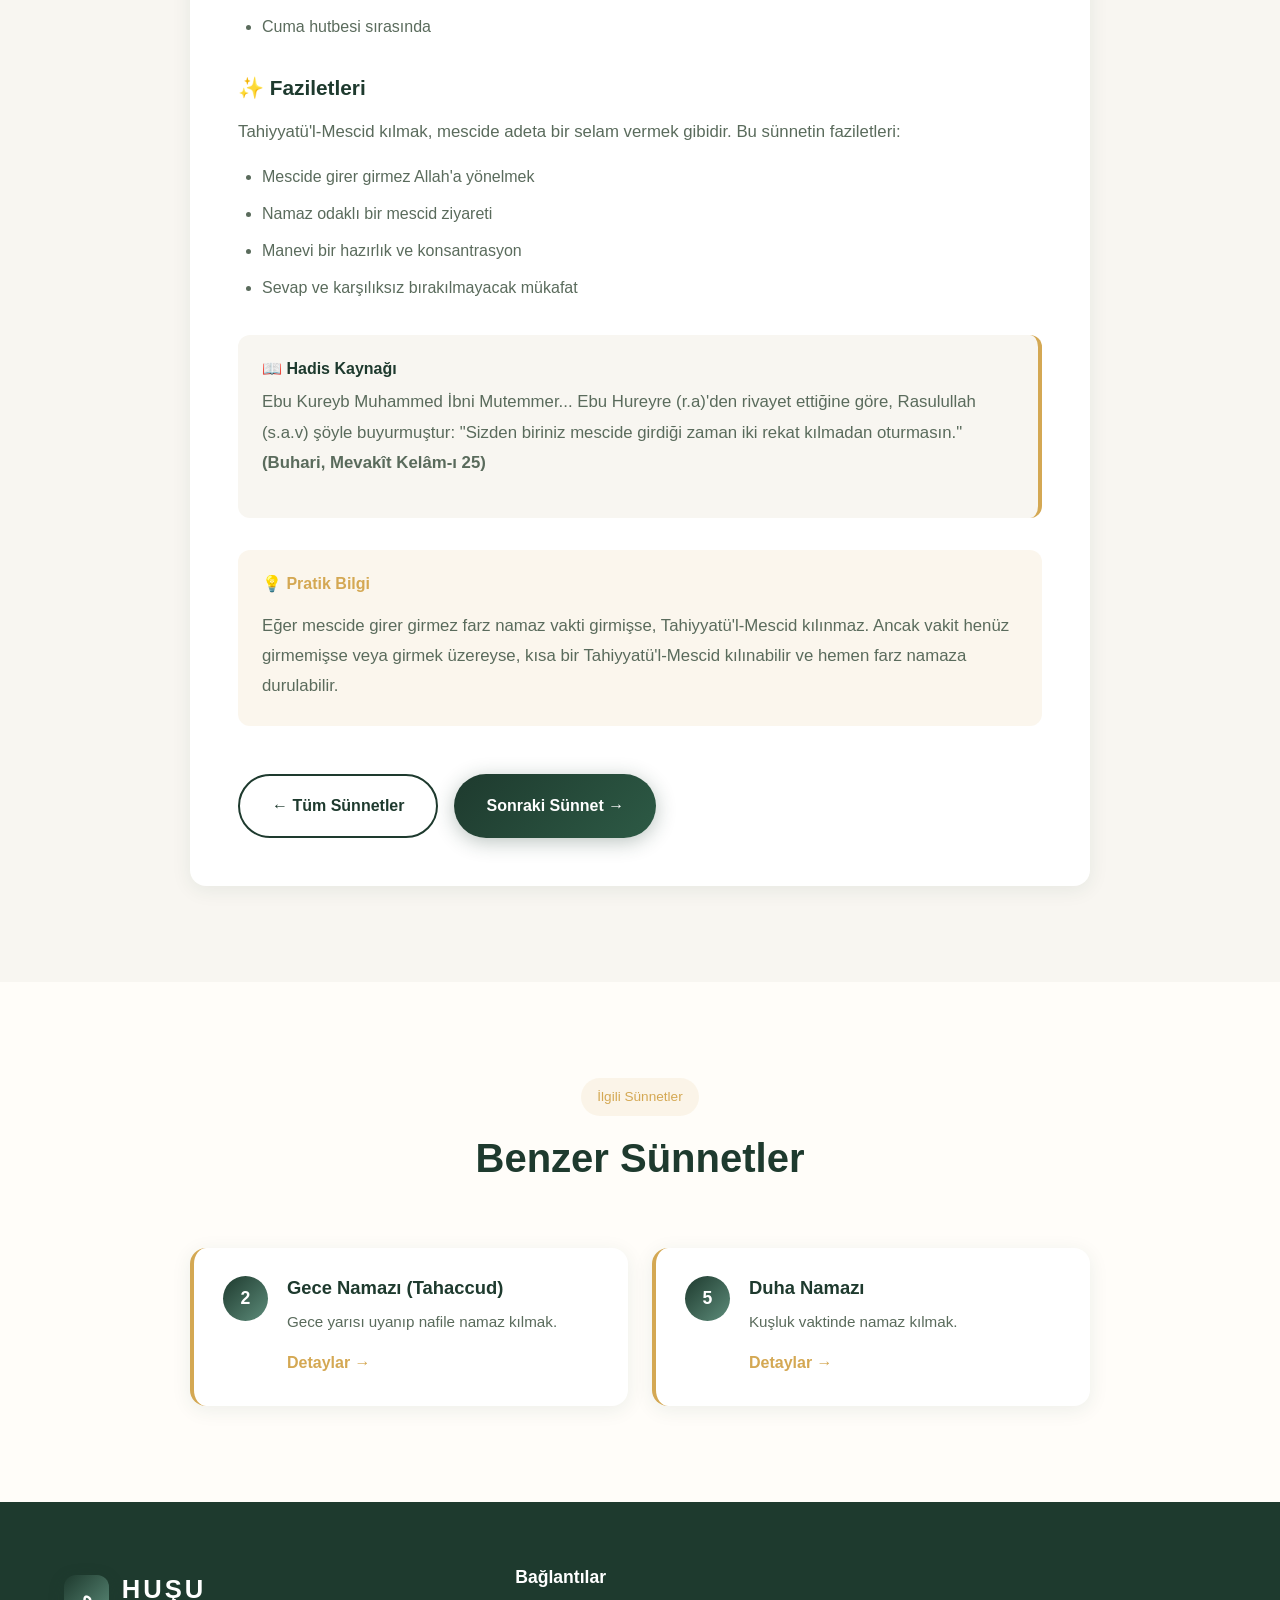
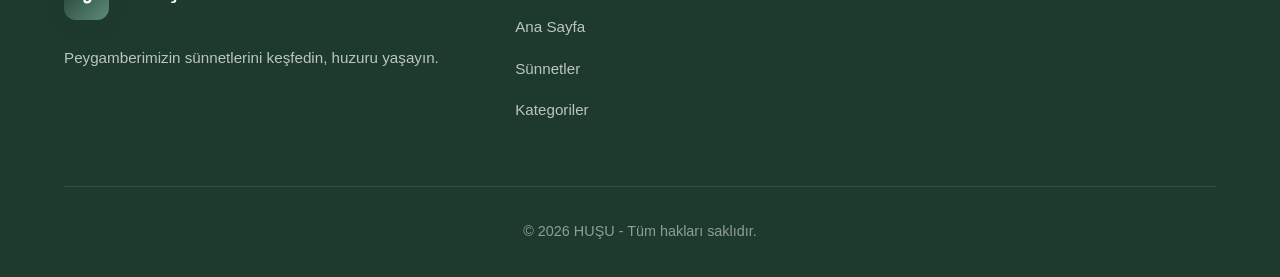
<file: detay/tahiyyat-mescid.html>
<!DOCTYPE html>
<html lang="tr">
<head>
    <meta charset="UTF-8">
    <meta name="viewport" content="width=device-width, initial-scale=1.0">
    <title>Tahiyyatü'l-Mescid | HUŞU - Peygamberimizin Sünnetleri</title>
    <meta name="description" content="Tahiyyatü'l-Mescid nedir? Nasıl kılınır? Peygamberimizin mescidlere giriş adabı hakkında detaylı bilgi.">
    <link rel="stylesheet" href="../css/style.css">
    <link rel="icon" type="image/svg+xml" href="data:image/svg+xml,<svg xmlns='http://www.w3.org/2000/svg' viewBox='0 0 100 100'><text y='.9em' font-size='90'>🌙</text></svg>">
</head>
<body>
    <!-- Loading Screen -->
    <div class="loader">
        <div class="loader-logo">HUŞU</div>
        <div class="loader-subtitle">HUZUR | SÜNNET | UMUT</div>
        <div class="loader-spinner"></div>
    </div>

    <!-- Navigation -->
    <nav class="navbar">
        <a href="../index.html" class="logo">
            <div class="logo-icon">ه</div>
            <span class="logo-text">HUŞU</span>
        </a>
        <ul class="nav-links">
            <li><a href="../index.html">Ana Sayfa</a></li>
            <li><a href="../sunnetler.html">Sünnetler</a></li>
            <li><a href="../kategoriler.html">Kategoriler</a></li>
            <li><a href="../hakkimizda.html">Hakkımızda</a></li>
            <li><a href="../iletisim.html">İletişim</a></li>
        </ul>
        <div class="mobile-menu-btn">
            <span></span><span></span><span></span>
        </div>
    </nav>

    <!-- Page Header -->
    <header class="page-header">
        <h1>Tahiyyatü'l-Mescid</h1>
        <p>Mescide giriş sünneti</p>
        <nav class="breadcrumb">
            <a href="../index.html">Ana Sayfa</a>
            <span class="breadcrumb-separator">/</span>
            <a href="../sunnetler.html">Sünnetler</a>
            <span class="breadcrumb-separator">/</span>
            <a href="../kategori-ibadet.html">İbadet</a>
            <span class="breadcrumb-separator">/</span>
            <span class="breadcrumb-current">Tahiyyatü'l-Mescid</span>
        </nav>
    </header>

    <!-- Detail Content -->
    <section class="features" style="background: var(--bg-color);">
        <div class="detail-section reveal">
            <div class="detail-header">
                <div class="detail-icon">🤲</div>
                <h2 class="detail-title">Tahiyyatü'l-Mescid Nedir?</h2>
            </div>
            
            <div class="detail-content">
                <p style="font-size: 1.1rem; margin-bottom: 1.5rem;">
                    <strong>Tahiyyatü'l-Mescid</strong>, mescide girildiğinde oturmadan önce kılınan iki rekatlık nafile namazdır. 
                    Peygamber Efendimiz (sallallahu aleyhi ve sellem) bu sünneti yerine getirmeyi çok önemsemiş ve 
                    bu konuda kesin talimatlar vermiştir.
                </p>
                
                <h3>🕌 Nasıl Kılınır?</h3>
                <p>
                    Tahiyyatü'l-Mescid, normal iki rekatlık namaz gibidir. Kıraat (okuma) olarak Fatiha'dan sonra 
                    herhangi bir sure okunabilir. Hanefi mezhebine göre bu namaz, "sünnet-i müekked" olarak kabul edilir.
                </p>
                
                <h3>📝 Kılınış Adımları:</h3>
                <ul style="padding-left: 1.5rem; margin: 1rem 0;">
                    <li>Mescide girer girmez sağ taraftan başlanarak iki rekat namaz kılınır</li>
                    <li>Her rekatte Fatiha ve bir sure okunur</li>
                    <li>Rüku ve secdeler tamamlanır</li>
                    <li>Selam verilerek namaz tamamlanır</li>
                    <li>Artık oturulabilir veya ibadete devam edilebilir</li>
                </ul>
                
                <h3>⏰ Zamanı</h3>
                <p>
                    Tahiyyatü'l-Mescid, mescide her girişte kılınır. Ancak bazı vakitlerde bu sünnet kılınmaz:
                </p>
                <ul style="padding-left: 1.5rem; margin: 1rem 0;">
                    <li>Sabah namazından sonra (güneş doğana kadar)</li>
                    <li>Öğlen namazından sonra (güneş zeval etmeden önce)</li>
                    <li>İkindi namazından sonra (akşama kadar)</li>
                    <li>Akşam namazından sonra (yatsıya kadar)</li>
                    <li>Yatsı namazından sonra (fecre kadar)</li>
                    <li>Cuma hutbesi sırasında</li>
                </ul>
                
                <h3>✨ Faziletleri</h3>
                <p>
                    Tahiyyatü'l-Mescid kılmak, mescide adeta bir selam vermek gibidir. Bu sünnetin faziletleri:
                </p>
                <ul style="padding-left: 1.5rem; margin: 1rem 0;">
                    <li>Mescide girer girmez Allah'a yönelmek</li>
                    <li>Namaz odaklı bir mescid ziyareti</li>
                    <li>Manevi bir hazırlık ve konsantrasyon</li>
                    <li>Sevap ve karşılıksız bırakılmayacak mükafat</li>
                </ul>
                
                <div class="detail-source">
                    <h4>📖 Hadis Kaynağı</h4>
                    <p>
                        Ebu Kureyb Muhammed İbni Mutemmer... Ebu Hureyre (r.a)'den rivayet ettiğine göre, 
                        Rasulullah (s.a.v) şöyle buyurmuştur: "Sizden biriniz mescide girdiği zaman iki rekat kılmadan 
                        oturmasın." <strong>(Buhari, Mevakît Kelâm-ı 25)</strong>
                    </p>
                </div>
                
                <div style="margin-top: 2rem; padding: 1.5rem; background: rgba(212, 168, 83, 0.1); border-radius: 12px;">
                    <h4 style="color: var(--secondary-color); margin-bottom: 1rem;">💡 Pratik Bilgi</h4>
                    <p style="margin: 0;">
                        Eğer mescide girer girmez farz namaz vakti girmişse, Tahiyyatü'l-Mescid kılınmaz. 
                        Ancak vakit henüz girmemişse veya girmek üzereyse, kısa bir Tahiyyatü'l-Mescid kılınabilir 
                        ve hemen farz namaza durulabilir.
                    </p>
                </div>
            </div>
            
            <div style="margin-top: 3rem; display: flex; gap: 1rem; flex-wrap: wrap;">
                <a href="../sunnetler.html" class="btn btn-secondary">← Tüm Sünnetler</a>
                <a href="gece-namazi.html" class="btn btn-primary">Sonraki Sünnet →</a>
            </div>
        </div>
    </section>

    <!-- Related Sunnets -->
    <section class="categories" style="background: var(--bg-alt);">
        <div class="section-header reveal">
            <span class="section-tag">İlgili Sünnetler</span>
            <h2 class="section-title">Benzer Sünnetler</h2>
        </div>
        
        <div class="sunnetler-grid" style="max-width: 900px;">
            <article class="sunnet-card reveal stagger-1">
                <div class="sunnet-number">2</div>
                <div class="sunnet-content">
                    <h3>Gece Namazı (Tahaccud)</h3>
                    <p>Gece yarısı uyanıp nafile namaz kılmak.</p>
                    <a href="gece-namazi.html" style="color: var(--secondary-color); font-weight: 600;">Detaylar →</a>
                </div>
            </article>
            
            <article class="sunnet-card reveal stagger-2">
                <div class="sunnet-number">5</div>
                <div class="sunnet-content">
                    <h3>Duha Namazı</h3>
                    <p>Kuşluk vaktinde namaz kılmak.</p>
                    <a href="duha-namazi.html" style="color: var(--secondary-color); font-weight: 600;">Detaylar →</a>
                </div>
            </article>
        </div>
    </section>

    <!-- Footer -->
    <footer class="footer">
        <div class="footer-content">
            <div class="footer-brand">
                <div class="logo" style="margin-bottom: 1rem;">
                    <div class="logo-icon">ه</div>
                    <span class="logo-text">HUŞU</span>
                </div>
                <p>Peygamberimizin sünnetlerini keşfedin, huzuru yaşayın.</p>
            </div>
            <div class="footer-column">
                <h4 class="footer-title">Bağlantılar</h4>
                <ul class="footer-links">
                    <li><a href="../index.html">Ana Sayfa</a></li>
                    <li><a href="../sunnetler.html">Sünnetler</a></li>
                    <li><a href="../kategoriler.html">Kategoriler</a></li>
                </ul>
            </div>
        </div>
        <div class="footer-bottom">
            <p>&copy; 2026 HUŞU - Tüm hakları saklıdır.</p>
        </div>
    </footer>

    <button class="back-to-top">↑</button>
    <script src="../js/main.js"></script>
</body>
</html>
</file>
<file: css/style.css>
/* ========================================
   HUŞU - Peygamberimizin Sünnetleri
   Huzur Verici, Responsive, Animasyonlu Tasarım
   ======================================== */

/* CSS Variables - Renk Paleti */
:root {
    --primary-color: #1e3a2e;
    --primary-light: #2d5a45;
    --secondary-color: #d4a853;
    --secondary-light: #e8c87a;
    --accent-color: #5d8c7a;
    --bg-color: #f8f6f1;
    --bg-alt: #fffdf9;
    --text-dark: #2c3e2d;
    --text-light: #5a6b5c;
    --text-muted: #8a9a8c;
    --white: #ffffff;
    --shadow-soft: 0 4px 20px rgba(30, 58, 46, 0.08);
    --shadow-medium: 0 8px 30px rgba(30, 58, 46, 0.12);
    --shadow-strong: 0 12px 40px rgba(30, 58, 46, 0.15);
    --border-radius: 16px;
    --transition: all 0.4s cubic-bezier(0.4, 0, 0.2, 1);
}

/* Reset & Base */
*, *::before, *::after {
    margin: 0;
    padding: 0;
    box-sizing: border-box;
}

html {
    scroll-behavior: smooth;
    font-size: 16px;
}

body {
    font-family: 'Segoe UI', Tahoma, Geneva, Verdana, sans-serif;
    background-color: var(--bg-color);
    color: var(--text-dark);
    line-height: 1.8;
    overflow-x: hidden;
}
html,body{
    overflow-x: hidden;
}
/* Typography */
h1, h2, h3, h4, h5, h6 {
    font-weight: 600;
    line-height: 1.3;
    color: var(--primary-color);
}

h1 { font-size: clamp(2rem, 5vw, 3.5rem); }
h2 { font-size: clamp(1.5rem, 4vw, 2.5rem); }
h3 { font-size: clamp(1.2rem, 3vw, 1.8rem); }

p {
    color: var(--text-light);
    font-size: 1.05rem;
}

a {
    text-decoration: none;
    color: inherit;
    transition: var(--transition);
}

/* ========================================
   LOADING ANIMATION
   ======================================== */
.loader {
    position: fixed;
    top: 0;
    left: 0;
    width: 100%;
    height: 100%;
    background: var(--bg-color);
    display: flex;
    flex-direction: column;
    justify-content: center;
    align-items: center;
    z-index: 9999;
    transition: opacity 0.6s ease, visibility 0.6s ease;
}

.loader.hidden {
    opacity: 0;
    visibility: hidden;
}

.loader-logo {
    font-size: 3rem;
    font-weight: 700;
    color: var(--primary-color);
    letter-spacing: 8px;
    animation: pulse 2s ease-in-out infinite;
}

.loader-subtitle {
    font-size: 1rem;
    color: var(--secondary-color);
    margin-top: 0.5rem;
    letter-spacing: 3px;
}

.loader-spinner {
    width: 50px;
    height: 50px;
    border: 3px solid var(--bg-color);
    border-top-color: var(--secondary-color);
    border-radius: 50%;
    margin-top: 2rem;
    animation: spin 1s linear infinite;
}

@keyframes spin {
    to { transform: rotate(360deg); }
}

@keyframes pulse {
    0%, 100% { opacity: 1; transform: scale(1); }
    50% { opacity: 0.7; transform: scale(0.98); }
}

/* ========================================
   NAVIGATION
   ======================================== */
.navbar {
    position: fixed;
    top: 0;
    left: 0;
    width: 100%;
    padding: 1rem 5%;
    display: flex;
    justify-content: space-between;
    align-items: center;
    z-index: 1000;
    transition: var(--transition);
    background: transparent;
}

.navbar.scrolled {
    background: rgba(255, 253, 249, 0.95);
    backdrop-filter: blur(20px);
    box-shadow: var(--shadow-soft);
    padding: 0.8rem 5%;
}

.logo {
    display: flex;
    align-items: center;
    gap: 0.8rem;
}

.logo-icon {
    width: 45px;
    height: 45px;
    background: linear-gradient(135deg, var(--primary-color), var(--accent-color));
    border-radius: 12px;
    display: flex;
    align-items: center;
    justify-content: center;
    color: var(--white);
    font-weight: 700;
    font-size: 1.2rem;
    box-shadow: 0 4px 15px rgba(30, 58, 46, 0.3);
}

.logo-text {
    font-size: 1.6rem;
    font-weight: 700;
    color: var(--primary-color);
    letter-spacing: 3px;
}

.nav-links {
    display: flex;
    list-style: none;
    gap: 2.5rem;
}

.nav-links a {
    font-size: 0.95rem;
    font-weight: 500;
    color: var(--text-dark);
    position: relative;
    padding: 0.5rem 0;
}

.nav-links a::after {
    content: '';
    position: absolute;
    bottom: 0;
    left: 0;
    width: 0;
    height: 2px;
    background: var(--secondary-color);
    transition: var(--transition);
}

.nav-links a:hover::after,
.nav-links a.active::after {
    width: 100%;
}

.nav-links a:hover {
    color: var(--primary-color);
}

.mobile-menu-btn {
    display: none;
    flex-direction: column;
    gap: 5px;
    cursor: pointer;
    z-index: 1001;
}

.mobile-menu-btn span {
    width: 28px;
    height: 2px;
    background: var(--primary-color);
    transition: var(--transition);
}

.mobile-menu-btn.active span:nth-child(1) {
    transform: rotate(45deg) translate(5px, 5px);
}

.mobile-menu-btn.active span:nth-child(2) {
    opacity: 0;
}

.mobile-menu-btn.active span:nth-child(3) {
    transform: rotate(-45deg) translate(5px, -5px);
}

/* ========================================
   HERO SECTION
   ======================================== */
.hero {
    min-height: 100vh;
    display: flex;
    align-items: center;
    justify-content: center;
    padding: 8rem 5% 5rem;
    position: relative;
    overflow: hidden;
    background: linear-gradient(135deg, var(--bg-color) 0%, #e8e6e1 100%);
}

.hero-bg-pattern {
    position: absolute;
    top: 0;
    left: 0;
    width: 100%;
    height: 100%;
    background-image: 
        radial-gradient(circle at 20% 50%, rgba(30, 58, 46, 0.03) 0%, transparent 50%),
        radial-gradient(circle at 80% 20%, rgba(212, 168, 83, 0.05) 0%, transparent 50%),
        radial-gradient(circle at 40% 80%, rgba(30, 58, 46, 0.03) 0%, transparent 50%);
    animation: float 20s ease-in-out infinite;
}

@keyframes float {
    0%, 100% { transform: translateY(0) scale(1); }
    50% { transform: translateY(-20px) scale(1.02); }
}

.hero-content {
    text-align: center;
    max-width: 900px;
    z-index: 1;
}

.hero-badge {
    display: inline-block;
    padding: 0.6rem 1.5rem;
    background: rgba(212, 168, 83, 0.15);
    color: var(--secondary-color);
    border-radius: 50px;
    font-size: 0.9rem;
    font-weight: 500;
    margin-bottom: 2rem;
    border: 1px solid rgba(212, 168, 83, 0.3);
    animation: fadeInDown 1s ease;
}

.hero-title {
    margin-bottom: 1.5rem;
    animation: fadeInUp 1s ease 0.2s both;
}

.hero-title span {
    display: block;
}

.hero-title .highlight {
    color: var(--secondary-color);
    position: relative;
}

.hero-description {
    font-size: 1.2rem;
    max-width: 600px;
    margin: 0 auto 2.5rem;
    color: var(--text-light);
    animation: fadeInUp 1s ease 0.4s both;
}

.hero-buttons {
    display: flex;
    gap: 1rem;
    justify-content: center;
    flex-wrap: wrap;
    animation: fadeInUp 1s ease 0.6s both;
}

/* Buttons */
.btn {
    display: inline-flex;
    align-items: center;
    gap: 0.5rem;
    padding: 1rem 2rem;
    border-radius: 50px;
    font-weight: 600;
    font-size: 1rem;
    transition: var(--transition);
    border: none;
    cursor: pointer;
}

.btn-primary {
    background: linear-gradient(135deg, var(--primary-color), var(--primary-light));
    color: var(--white);
    box-shadow: 0 4px 20px rgba(30, 58, 46, 0.3);
}

.btn-primary:hover {
    transform: translateY(-3px);
    box-shadow: 0 8px 30px rgba(30, 58, 46, 0.4);
}

.btn-secondary {
    background: transparent;
    color: var(--primary-color);
    border: 2px solid var(--primary-color);
}

.btn-secondary:hover {
    background: var(--primary-color);
    color: var(--white);
    transform: translateY(-3px);
}

.btn-gold {
    background: linear-gradient(135deg, var(--secondary-color), var(--secondary-light));
    color: var(--primary-color);
    box-shadow: 0 4px 20px rgba(212, 168, 83, 0.3);
}

.btn-gold:hover {
    transform: translateY(-3px);
    box-shadow: 0 8px 30px rgba(212, 168, 83, 0.4);
}

/* Hero Stats */
.hero-stats {
    display: flex;
    justify-content: center;
    gap: 4rem;
    margin-top: 4rem;
    animation: fadeInUp 1s ease 0.8s both;
}

.stat-item {
    text-align: center;
}

.stat-number {
    font-size: 2.5rem;
    font-weight: 700;
    color: var(--primary-color);
    display: block;
}

.stat-label {
    font-size: 0.9rem;
    color: var(--text-muted);
    margin-top: 0.3rem;
}

/* ========================================
   SECTION STYLES
   ======================================== */
section {
    padding: 6rem 5%;
    position: relative;
}

.section-header {
    text-align: center;
    max-width: 700px;
    margin: 0 auto 4rem;
}

.section-tag {
    display: inline-block;
    padding: 0.4rem 1rem;
    background: rgba(212, 168, 83, 0.1);
    color: var(--secondary-color);
    border-radius: 50px;
    font-size: 0.85rem;
    font-weight: 500;
    margin-bottom: 1rem;
}

.section-title {
    margin-bottom: 1rem;
}

.section-description {
    color: var(--text-light);
    font-size: 1.1rem;
}

/* ========================================
   FEATURES SECTION
   ======================================== */
.features {
    background: var(--bg-alt);
}

.features-grid {
    display: grid;
    grid-template-columns: repeat(auto-fit, minmax(280px, 1fr));
    gap: 2rem;
    max-width: 1200px;
    margin: 0 auto;
}

.feature-card {
    background: var(--white);
    padding: 2.5rem 2rem;
    border-radius: var(--border-radius);
    text-align: center;
    box-shadow: var(--shadow-soft);
    transition: var(--transition);
    border: 1px solid rgba(30, 58, 46, 0.05);
}

.feature-card:hover {
    transform: translateY(-10px);
    box-shadow: var(--shadow-strong);
}

.feature-icon {
    width: 70px;
    height: 70px;
    background: linear-gradient(135deg, var(--primary-color), var(--accent-color));
    border-radius: 50%;
    display: flex;
    align-items: center;
    justify-content: center;
    margin: 0 auto 1.5rem;
    font-size: 1.8rem;
    color: var(--white);
    transition: var(--transition);
}

.feature-card:hover .feature-icon {
    transform: scale(1.1) rotate(5deg);
    background: linear-gradient(135deg, var(--secondary-color), var(--secondary-light));
}

.feature-title {
    font-size: 1.3rem;
    margin-bottom: 0.8rem;
}

.feature-description {
    font-size: 0.95rem;
    color: var(--text-light);
}

/* ========================================
   CATEGORIES SECTION
   ======================================== */
.categories {
    background: var(--bg-color);
}

.categories-grid {
    display: grid;
    grid-template-columns: repeat(auto-fit, minmax(300px, 1fr));
    gap: 2rem;
    max-width: 1200px;
    margin: 0 auto;
}

.category-card {
    position: relative;
    background: var(--white);
    border-radius: var(--border-radius);
    overflow: hidden;
    box-shadow: var(--shadow-soft);
    transition: var(--transition);
}

.category-card:hover {
    transform: translateY(-5px);
    box-shadow: var(--shadow-strong);
}

.category-image {
    height: 200px;
    background: linear-gradient(135deg, var(--primary-color), var(--accent-color));
    display: flex;
    align-items: center;
    justify-content: center;
    font-size: 4rem;
    position: relative;
    overflow: hidden;
}

.category-image::before {
    content: '';
    position: absolute;
    top: 0;
    left: 0;
    width: 100%;
    height: 100%;
    background: url("data:image/svg+xml,%3Csvg width='60' height='60' viewBox='0 0 60 60' xmlns='http://www.w3.org/2000/svg'%3E%3Cg fill='none' fill-rule='evenodd'%3E%3Cg fill='%23ffffff' fill-opacity='0.05'%3E%3Cpath d='M36 34v-4h-2v4h-4v2h4v4h2v-4h4v-2h-4zm0-30V0h-2v4h-4v2h4v4h2V6h4V4h-4zM6 34v-4H4v4H0v2h4v4h2v-4h4v-2H6zM6 4V0H4v4H0v2h4v4h2V6h4V4H6z'/%3E%3C/g%3E%3C/g%3E%3C/svg%3E");
}

.category-icon {
    z-index: 1;
    filter: drop-shadow(0 4px 10px rgba(0,0,0,0.2));
}

.category-content {
    padding: 1.8rem;
}

.category-title {
    font-size: 1.3rem;
    margin-bottom: 0.5rem;
}

.category-count {
    display: inline-block;
    padding: 0.3rem 0.8rem;
    background: rgba(212, 168, 83, 0.15);
    color: var(--secondary-color);
    border-radius: 50px;
    font-size: 0.8rem;
    margin-bottom: 0.8rem;
}

.category-description {
    font-size: 0.95rem;
    color: var(--text-light);
    margin-bottom: 1rem;
}

.category-link {
    display: inline-flex;
    align-items: center;
    gap: 0.5rem;
    color: var(--primary-color);
    font-weight: 600;
    font-size: 0.95rem;
}

.category-link:hover {
    color: var(--secondary-color);
    gap: 0.8rem;
}

/* ========================================
   SUNNETLER LIST SECTION
   ======================================== */
.sunnetler-list {
    background: var(--bg-alt);
}

.sunnetler-grid {
    display: grid;
    grid-template-columns: repeat(auto-fit, minmax(350px, 1fr));
    gap: 1.5rem;
    max-width: 1200px;
    margin: 0 auto;
}

.sunnet-card {
    background: var(--white);
    border-radius: var(--border-radius);
    padding: 1.8rem;
    box-shadow: var(--shadow-soft);
    transition: var(--transition);
    border-left: 4px solid var(--secondary-color);
    display: flex;
    gap: 1.2rem;
    align-items: flex-start;
}

.sunnet-card:hover {
    transform: translateX(10px);
    box-shadow: var(--shadow-medium);
}

.sunnet-number {
    width: 45px;
    height: 45px;
    min-width: 45px;
    background: linear-gradient(135deg, var(--primary-color), var(--accent-color));
    color: var(--white);
    border-radius: 50%;
    display: flex;
    align-items: center;
    justify-content: center;
    font-weight: 700;
    font-size: 1.1rem;
}

.sunnet-content h3 {
    font-size: 1.15rem;
    margin-bottom: 0.5rem;
}

.sunnet-content p {
    font-size: 0.95rem;
    color: var(--text-light);
    margin-bottom: 0.8rem;
}

.sunnet-meta {
    display: flex;
    gap: 1rem;
    flex-wrap: wrap;
}

.sunnet-tag {
    padding: 0.25rem 0.7rem;
    background: rgba(30, 58, 46, 0.08);
    color: var(--primary-color);
    border-radius: 50px;
    font-size: 0.75rem;
    font-weight: 500;
}

/* ========================================
   HADITH SECTION
   ======================================== */
.hadith-section {
    background: linear-gradient(135deg, var(--primary-color), var(--primary-light));
    padding: 5rem 5%;
    position: relative;
    overflow: hidden;
}

.hadith-section::before {
    content: '';
    position: absolute;
    top: -50%;
    right: -20%;
    width: 600px;
    height: 600px;
    background: rgba(212, 168, 83, 0.05);
    border-radius: 50%;
}

.hadith-container {
    max-width: 900px;
    margin: 0 auto;
    text-align: center;
    position: relative;
    z-index: 1;
}

.hadith-quote {
    font-size: 3rem;
    color: var(--secondary-color);
    opacity: 0.5;
    margin-bottom: 1rem;
}

.hadith-text {
    font-size: 1.4rem;
    color: var(--white);
    line-height: 2;
    margin-bottom: 1.5rem;
    font-style: italic;
}

.hadith-source {
    color: var(--secondary-color);
    font-weight: 500;
}

/* ========================================
   DAILY SUNNET SECTION
   ======================================== */
.daily-sunnet {
    background: var(--bg-color);
}

.daily-card {
    max-width: 800px;
    margin: 0 auto;
    background: var(--white);
    border-radius: var(--border-radius);
    padding: 3rem;
    box-shadow: var(--shadow-medium);
    text-align: center;
    position: relative;
}

.daily-badge {
    position: absolute;
    top: -15px;
    left: 50%;
    transform: translateX(-50%);
    background: linear-gradient(135deg, var(--secondary-color), var(--secondary-light));
    color: var(--primary-color);
    padding: 0.6rem 1.5rem;
    border-radius: 50px;
    font-weight: 600;
    font-size: 0.9rem;
    box-shadow: 0 4px 15px rgba(212, 168, 83, 0.3);
}

.daily-icon {
    font-size: 4rem;
    margin: 1rem 0 1.5rem;
}

.daily-title {
    font-size: 1.8rem;
    margin-bottom: 1rem;
}

.daily-description {
    font-size: 1.1rem;
    margin-bottom: 2rem;
}

.daily-source {
    padding: 1rem;
    background: var(--bg-color);
    border-radius: 12px;
    color: var(--text-light);
    font-size: 0.9rem;
}

/* ========================================
   ABOUT SECTION
   ======================================== */
.about-section {
    background: var(--bg-alt);
}

.about-content {
    max-width: 1000px;
    margin: 0 auto;
    display: grid;
    grid-template-columns: 1fr 1fr;
    gap: 4rem;
    align-items: center;
}

.about-image {
    position: relative;
}

.about-image-main {
    width: 100%;
    height: 400px;
    background: linear-gradient(135deg, var(--primary-color), var(--accent-color));
    border-radius: var(--border-radius);
    display: flex;
    align-items: center;
    justify-content: center;
    font-size: 8rem;
    box-shadow: var(--shadow-strong);
}

.about-image-decoration {
    position: absolute;
    bottom: -30px;
    right: -30px;
    width: 150px;
    height: 150px;
    background: var(--secondary-color);
    border-radius: 50%;
    opacity: 0.2;
}

.about-text h3 {
    font-size: 2rem;
    margin-bottom: 1.5rem;
}

.about-text p {
    margin-bottom: 1rem;
    font-size: 1.05rem;
}

.about-features {
    margin-top: 2rem;
}

.about-feature {
    display: flex;
    align-items: center;
    gap: 1rem;
    margin-bottom: 1rem;
}

.about-feature-icon {
    width: 40px;
    height: 40px;
    background: rgba(212, 168, 83, 0.15);
    border-radius: 50%;
    display: flex;
    align-items: center;
    justify-content: center;
    color: var(--secondary-color);
    font-size: 1.2rem;
}

/* ========================================
   FOOTER
   ======================================== */
.footer {
    background: var(--primary-color);
    color: var(--white);
    padding: 4rem 5% 2rem;
}

.footer-content {
    max-width: 1200px;
    margin: 0 auto;
    display: grid;
    grid-template-columns: 2fr 1fr 1fr 1fr;
    gap: 3rem;
}

.footer-brand .logo-text {
    color: var(--white);
    margin-bottom: 1rem;
}

.footer-brand p {
    color: rgba(255, 255, 255, 0.7);
    font-size: 0.95rem;
    margin-bottom: 1.5rem;
}

.footer-social {
    display: flex;
    gap: 1rem;
}

.footer-social a {
    width: 40px;
    height: 40px;
    background: rgba(255, 255, 255, 0.1);
    border-radius: 50%;
    display: flex;
    align-items: center;
    justify-content: center;
    transition: var(--transition);
}

.footer-social a:hover {
    background: var(--secondary-color);
    transform: translateY(-3px);
}

.footer-title {
    font-size: 1.1rem;
    color: var(--white);
    margin-bottom: 1.5rem;
}

.footer-links {
    list-style: none;
}

.footer-links li {
    margin-bottom: 0.8rem;
}

.footer-links a {
    color: rgba(255, 255, 255, 0.7);
    font-size: 0.95rem;
    transition: var(--transition);
}

.footer-links a:hover {
    color: var(--secondary-color);
    padding-left: 5px;
}

.footer-bottom {
    max-width: 1200px;
    margin: 3rem auto 0;
    padding-top: 2rem;
    border-top: 1px solid rgba(255, 255, 255, 0.1);
    text-align: center;
}

.footer-bottom p {
    color: rgba(255, 255, 255, 0.5);
    font-size: 0.9rem;
}

/* ========================================
   ANIMATIONS
   ======================================== */
@keyframes fadeInUp {
    from {
        opacity: 0;
        transform: translateY(30px);
    }
    to {
        opacity: 1;
        transform: translateY(0);
    }
}

@keyframes fadeInDown {
    from {
        opacity: 0;
        transform: translateY(-30px);
    }
    to {
        opacity: 1;
        transform: translateY(0);
    }
}

@keyframes fadeIn {
    from { opacity: 0; }
    to { opacity: 1; }
}

/* Scroll Reveal Animation */
.reveal {
    opacity: 0;
    transform: translateY(30px);
    transition: all 0.8s ease;
}

.reveal.active {
    opacity: 1;
    transform: translateY(0);
}

.reveal-left {
    opacity: 0;
    transform: translateX(-50px);
    transition: all 0.8s ease;
}

.reveal-left.active {
    opacity: 1;
    transform: translateX(0);
}

.reveal-right {
    opacity: 0;
    transform: translateX(50px);
    transition: all 0.8s ease;
}

.reveal-right.active {
    opacity: 1;
    transform: translateX(0);
}

/* Stagger Animation Delays */
.stagger-1 { transition-delay: 0.1s; }
.stagger-2 { transition-delay: 0.2s; }
.stagger-3 { transition-delay: 0.3s; }
.stagger-4 { transition-delay: 0.4s; }
.stagger-5 { transition-delay: 0.5s; }
.stagger-6 { transition-delay: 0.6s; }

/* ========================================
   RESPONSIVE DESIGN
   ======================================== */
@media (max-width: 1024px) {
    .footer-content {
        grid-template-columns: 1fr 1fr;
    }
    
    .about-content {
        grid-template-columns: 1fr;
        gap: 3rem;
    }
    
    .about-image {
        order: -1;
    }
}

@media (max-width: 768px) {
    .nav-links {
        position: fixed;
        top: 0;
        right: -100%;
        width: 80%;
        max-width: 400px;
        height: 100vh;
        background: var(--bg-alt);
        flex-direction: column;
        padding: 6rem 2rem 2rem;
        gap: 1.5rem;
        transition: var(--transition);
        box-shadow: -10px 0 30px rgba(0, 0, 0, 0.1);
    }
    
    .nav-links.active {
        right: 0;
    }
    
    .mobile-menu-btn {
        display: flex;
    }
    
    .hero-stats {
        gap: 2rem;
        flex-wrap: wrap;
    }
    
    .stat-number {
        font-size: 2rem;
    }
    
    .footer-content {
        grid-template-columns: 1fr;
        text-align: center;
    }
    
    .footer-social {
        justify-content: center;
    }
    
    .hero-buttons {
        flex-direction: column;
        align-items: center;
    }
    
    .btn {
        width: 100%;
        max-width: 280px;
        justify-content: center;
    }
}

@media (max-width: 480px) {
    section {
        padding: 4rem 4%;
    }
    
    .daily-card {
        padding: 2rem 1.5rem;
    }
    
    .sunnet-card {
        flex-direction: column;
        text-align: center;
    }
    
    .sunnet-meta {
        justify-content: center;
    }
    
    .hadith-text {
        font-size: 1.1rem;
    }
}

/* ========================================
   UTILITY CLASSES
   ======================================== */
.text-center { text-align: center; }
.text-right { text-align: right; }
.text-left { text-align: left; }

.mt-1 { margin-top: 1rem; }
.mt-2 { margin-top: 2rem; }
.mt-3 { margin-top: 3rem; }
.mb-1 { margin-bottom: 1rem; }
.mb-2 { margin-bottom: 2rem; }
.mb-3 { margin-bottom: 3rem; }

/* Page Header */
.page-header {
    padding: 10rem 5% 5rem;
    background: linear-gradient(135deg, var(--primary-color), var(--accent-color));
    text-align: center;
    color: var(--white);
}

.page-header h1 {
    color: var(--white);
    margin-bottom: 1rem;
}

.page-header p {
    color: rgba(255, 255, 255, 0.8);
    max-width: 600px;
    margin: 0 auto;
}

/* Breadcrumb */
.breadcrumb {
    display: flex;
    justify-content: center;
    gap: 0.5rem;
    margin-top: 1.5rem;
    flex-wrap: wrap;
}

.breadcrumb a {
    color: rgba(255, 255, 255, 0.7);
}

.breadcrumb a:hover {
    color: var(--secondary-color);
}

.breadcrumb-separator {
    color: rgba(255, 255, 255, 0.5);
}

.breadcrumb-current {
    color: var(--secondary-color);
}

/* Detail Page Styles */
.detail-section {
    max-width: 900px;
    margin: 0 auto;
    background: var(--white);
    border-radius: var(--border-radius);
    padding: 3rem;
    box-shadow: var(--shadow-soft);
}

.detail-header {
    text-align: center;
    margin-bottom: 3rem;
    padding-bottom: 2rem;
    border-bottom: 2px solid var(--bg-color);
}

.detail-icon {
    font-size: 4rem;
    margin-bottom: 1rem;
}

.detail-title {
    font-size: 2rem;
    margin-bottom: 1rem;
}

.detail-content h3 {
    font-size: 1.3rem;
    margin: 2rem 0 1rem;
    color: var(--primary-color);
}

.detail-content p {
    margin-bottom: 1rem;
}

.detail-content ul {
    margin: 1rem 0;
    padding-left: 1.5rem;
}

.detail-content li {
    margin-bottom: 0.5rem;
    color: var(--text-light);
}

.detail-source {
    background: var(--bg-color);
    padding: 1.5rem;
    border-radius: 12px;
    margin-top: 2rem;
    border-right: 4px solid var(--secondary-color);
}

.detail-source h4 {
    font-size: 1rem;
    margin-bottom: 0.5rem;
}

/* Filter Buttons */
.filter-buttons {
    display: flex;
    justify-content: center;
    gap: 1rem;
    margin-bottom: 3rem;
    flex-wrap: wrap;
}

.filter-btn {
    padding: 0.7rem 1.5rem;
    background: var(--white);
    border: 2px solid var(--primary-color);
    border-radius: 50px;
    color: var(--primary-color);
    font-weight: 500;
    cursor: pointer;
    transition: var(--transition);
}

.filter-btn:hover,
.filter-btn.active {
    background: var(--primary-color);
    color: var(--white);
}

/* Search Box */
.search-container {
    max-width: 600px;
    margin: 0 auto 3rem;
    position: relative;
}

.search-input {
    width: 100%;
    padding: 1rem 1.5rem;
    padding-left: 3rem;
    border: 2px solid rgba(30, 58, 46, 0.1);
    border-radius: 50px;
    font-size: 1rem;
    transition: var(--transition);
    background: var(--white);
}

.search-input:focus {
    outline: none;
    border-color: var(--secondary-color);
    box-shadow: 0 4px 20px rgba(212, 168, 83, 0.2);
}

.search-icon {
    position: absolute;
    left: 1.2rem;
    top: 50%;
    transform: translateY(-50%);
    color: var(--text-muted);
}

/* Back to Top Button */
.back-to-top {
    position: fixed;
    bottom: 30px;
    right: 30px;
    width: 50px;
    height: 50px;
    background: var(--primary-color);
    color: var(--white);
    border-radius: 50%;
    display: flex;
    align-items: center;
    justify-content: center;
    cursor: pointer;
    opacity: 0;
    visibility: hidden;
    transition: var(--transition);
    box-shadow: var(--shadow-medium);
    z-index: 999;
}

.back-to-top.visible {
    opacity: 1;
    visibility: visible;
}

.back-to-top:hover {
    background: var(--secondary-color);
    color: var(--primary-color);
    transform: translateY(-5px);
}
</file>
